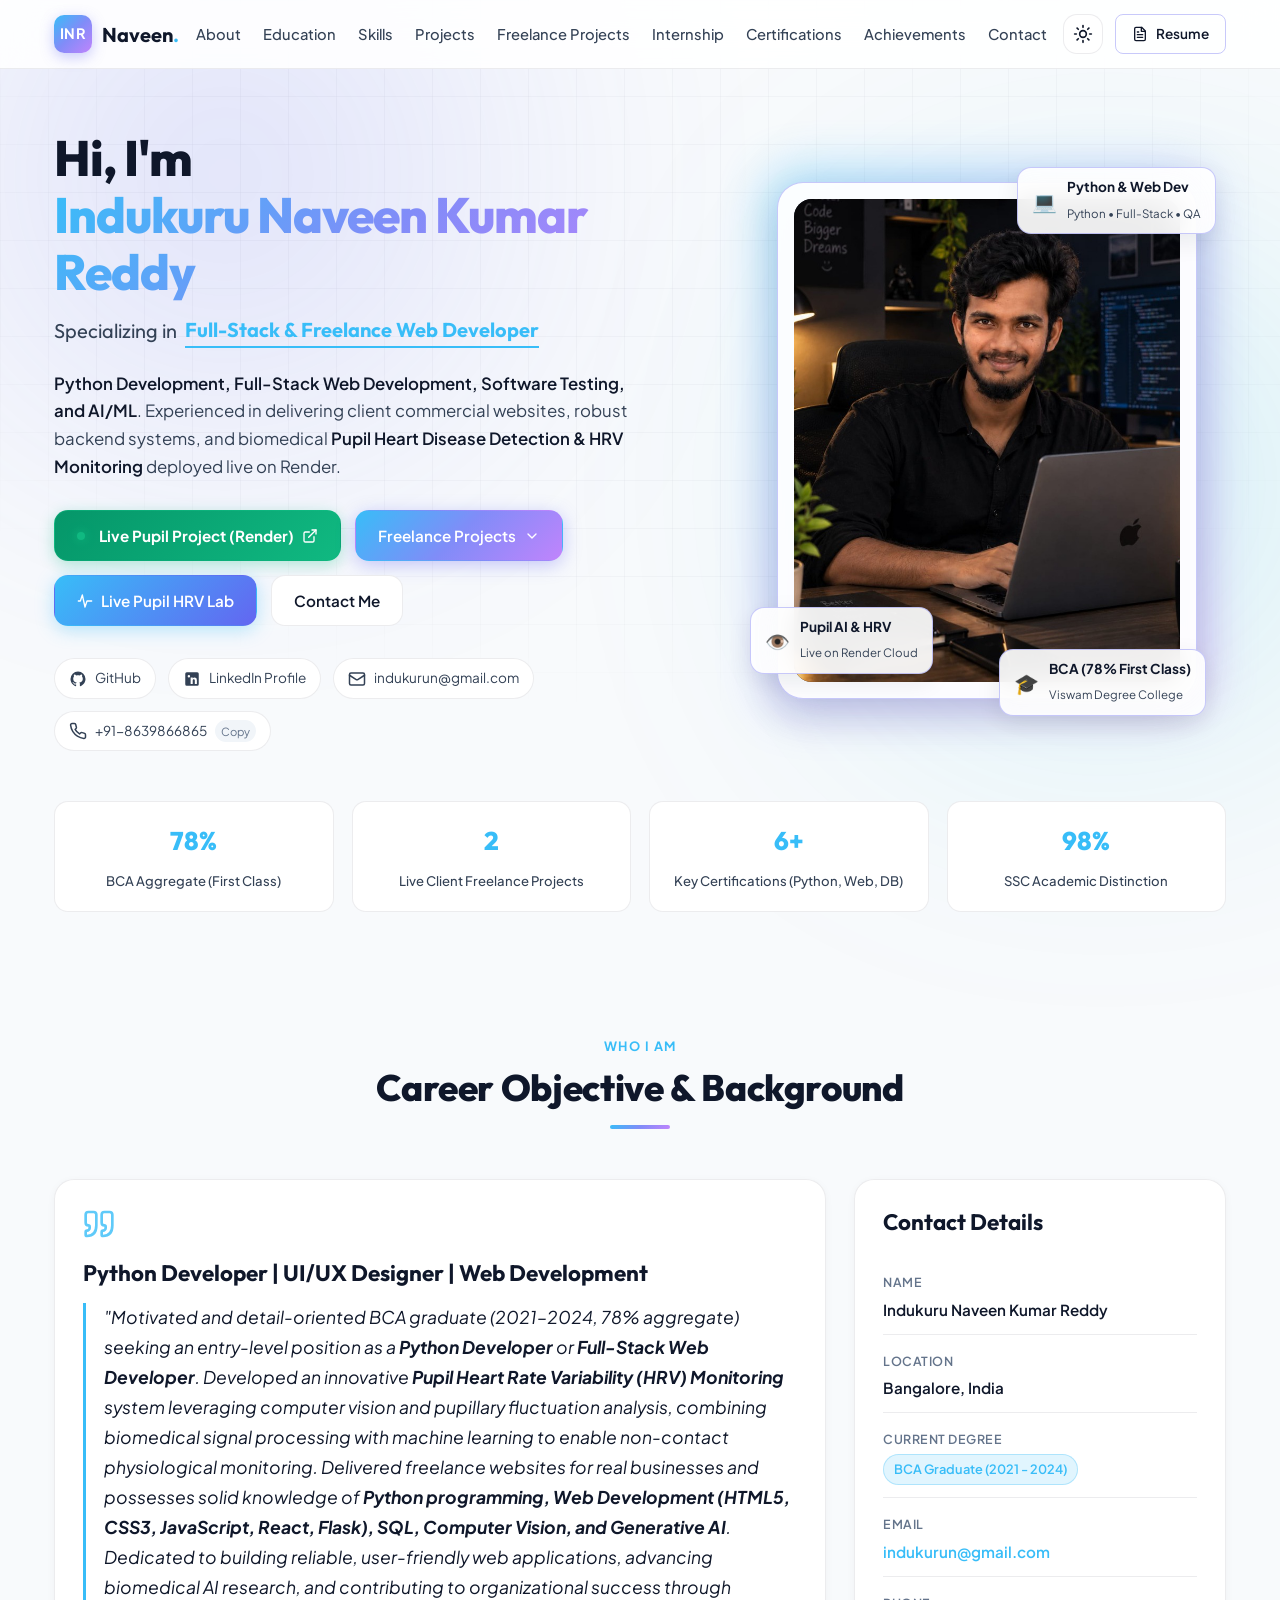
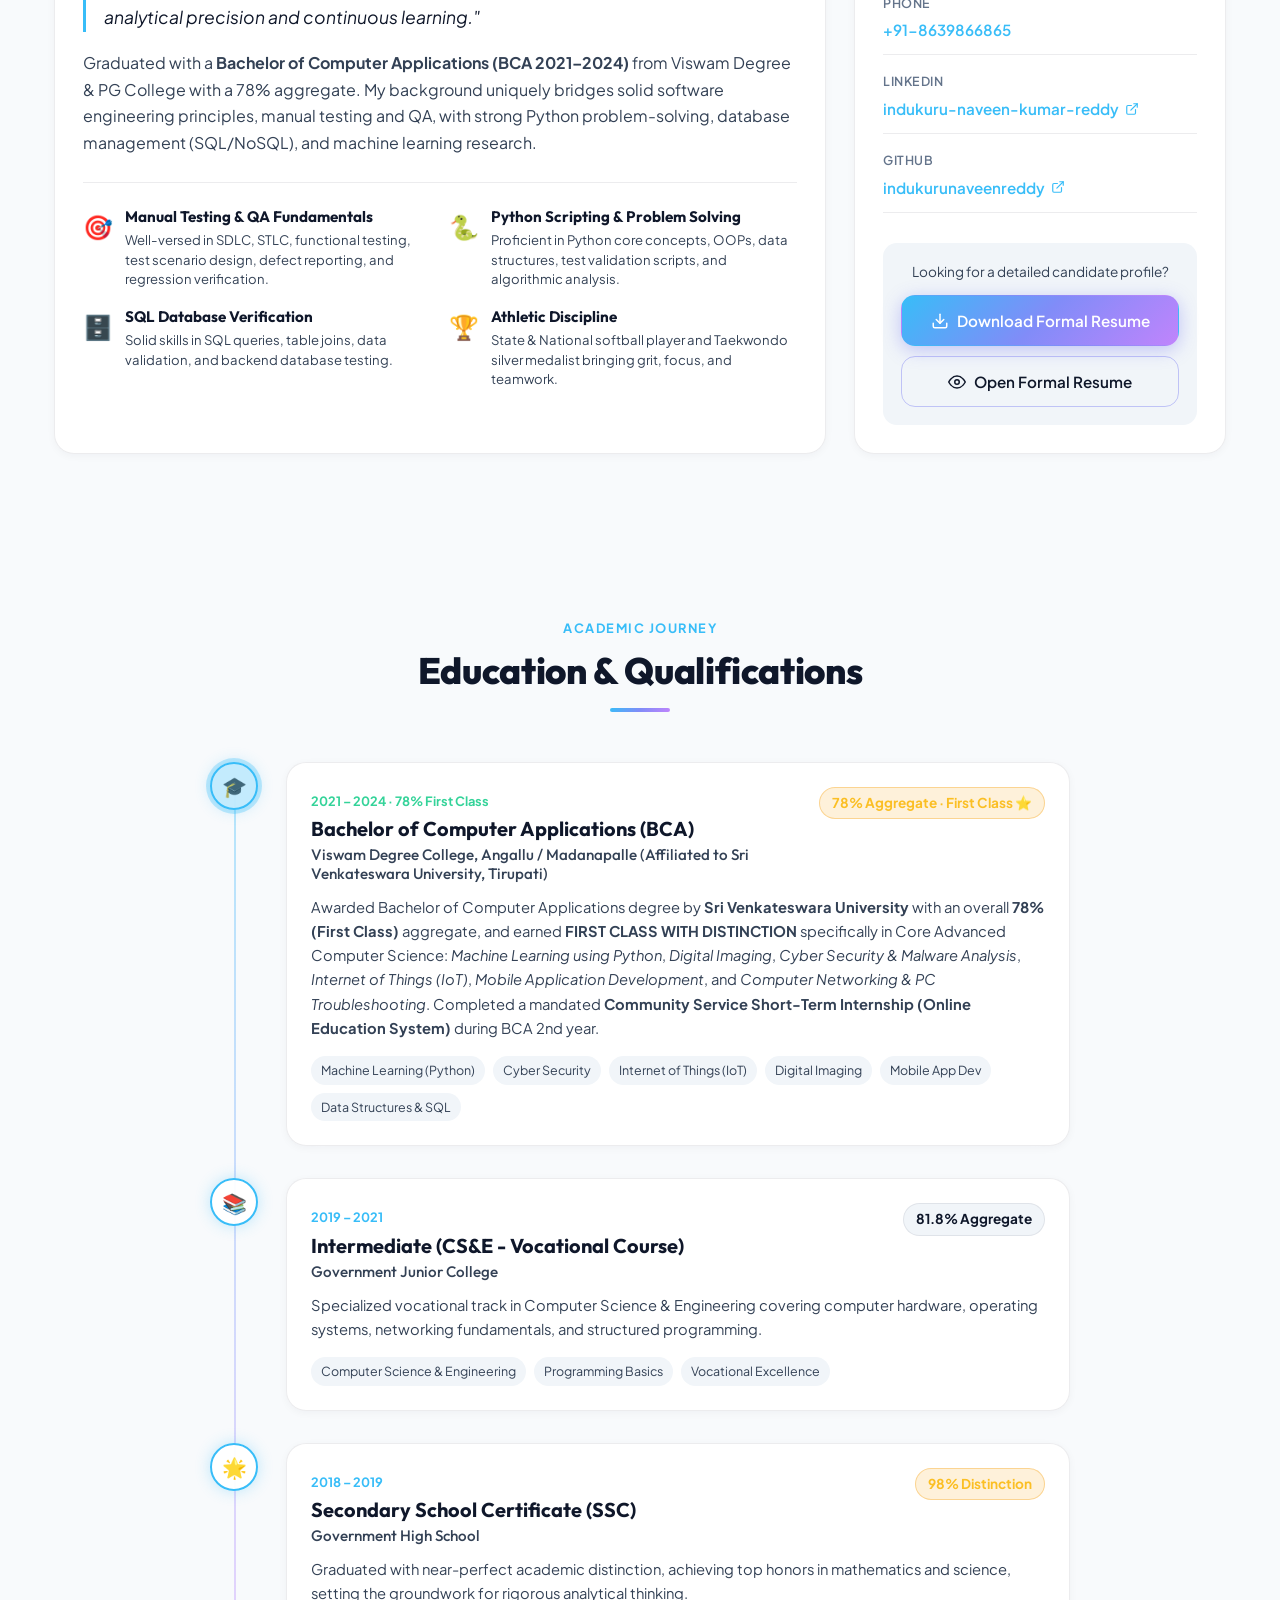
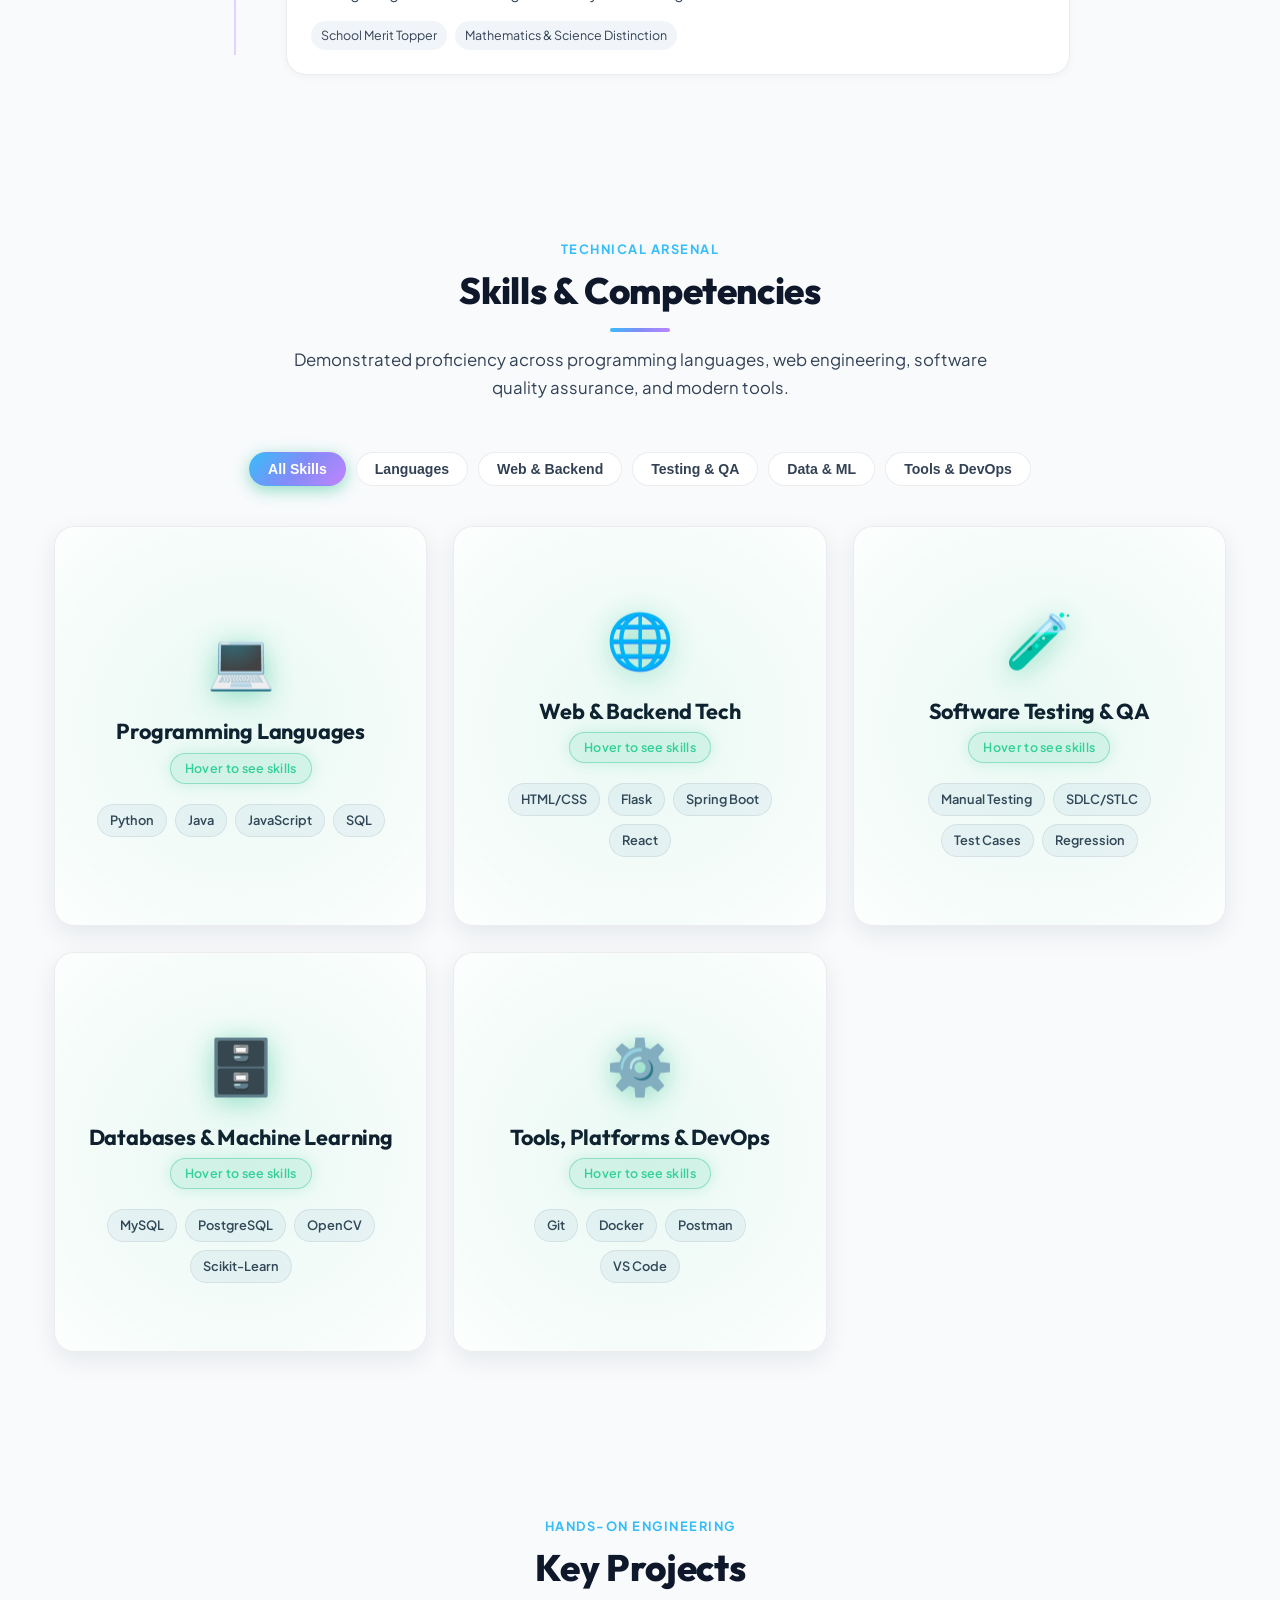
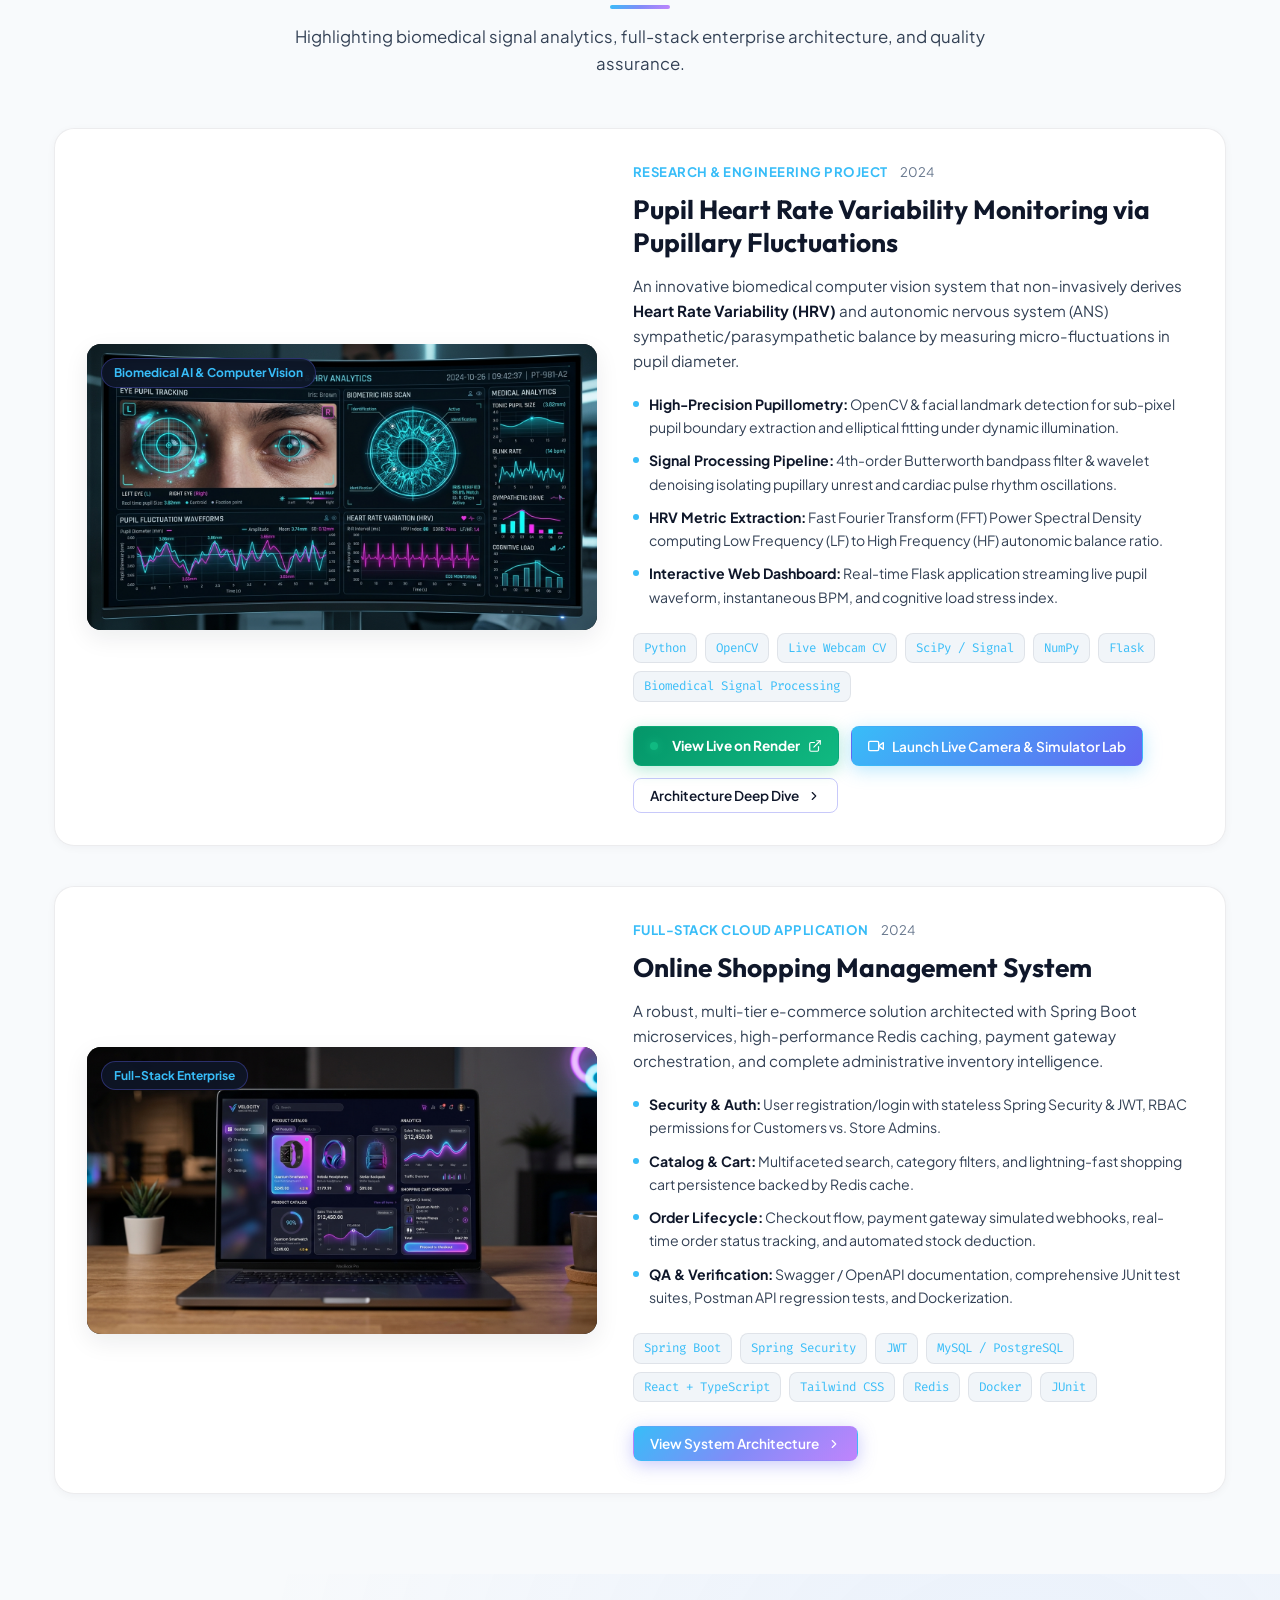
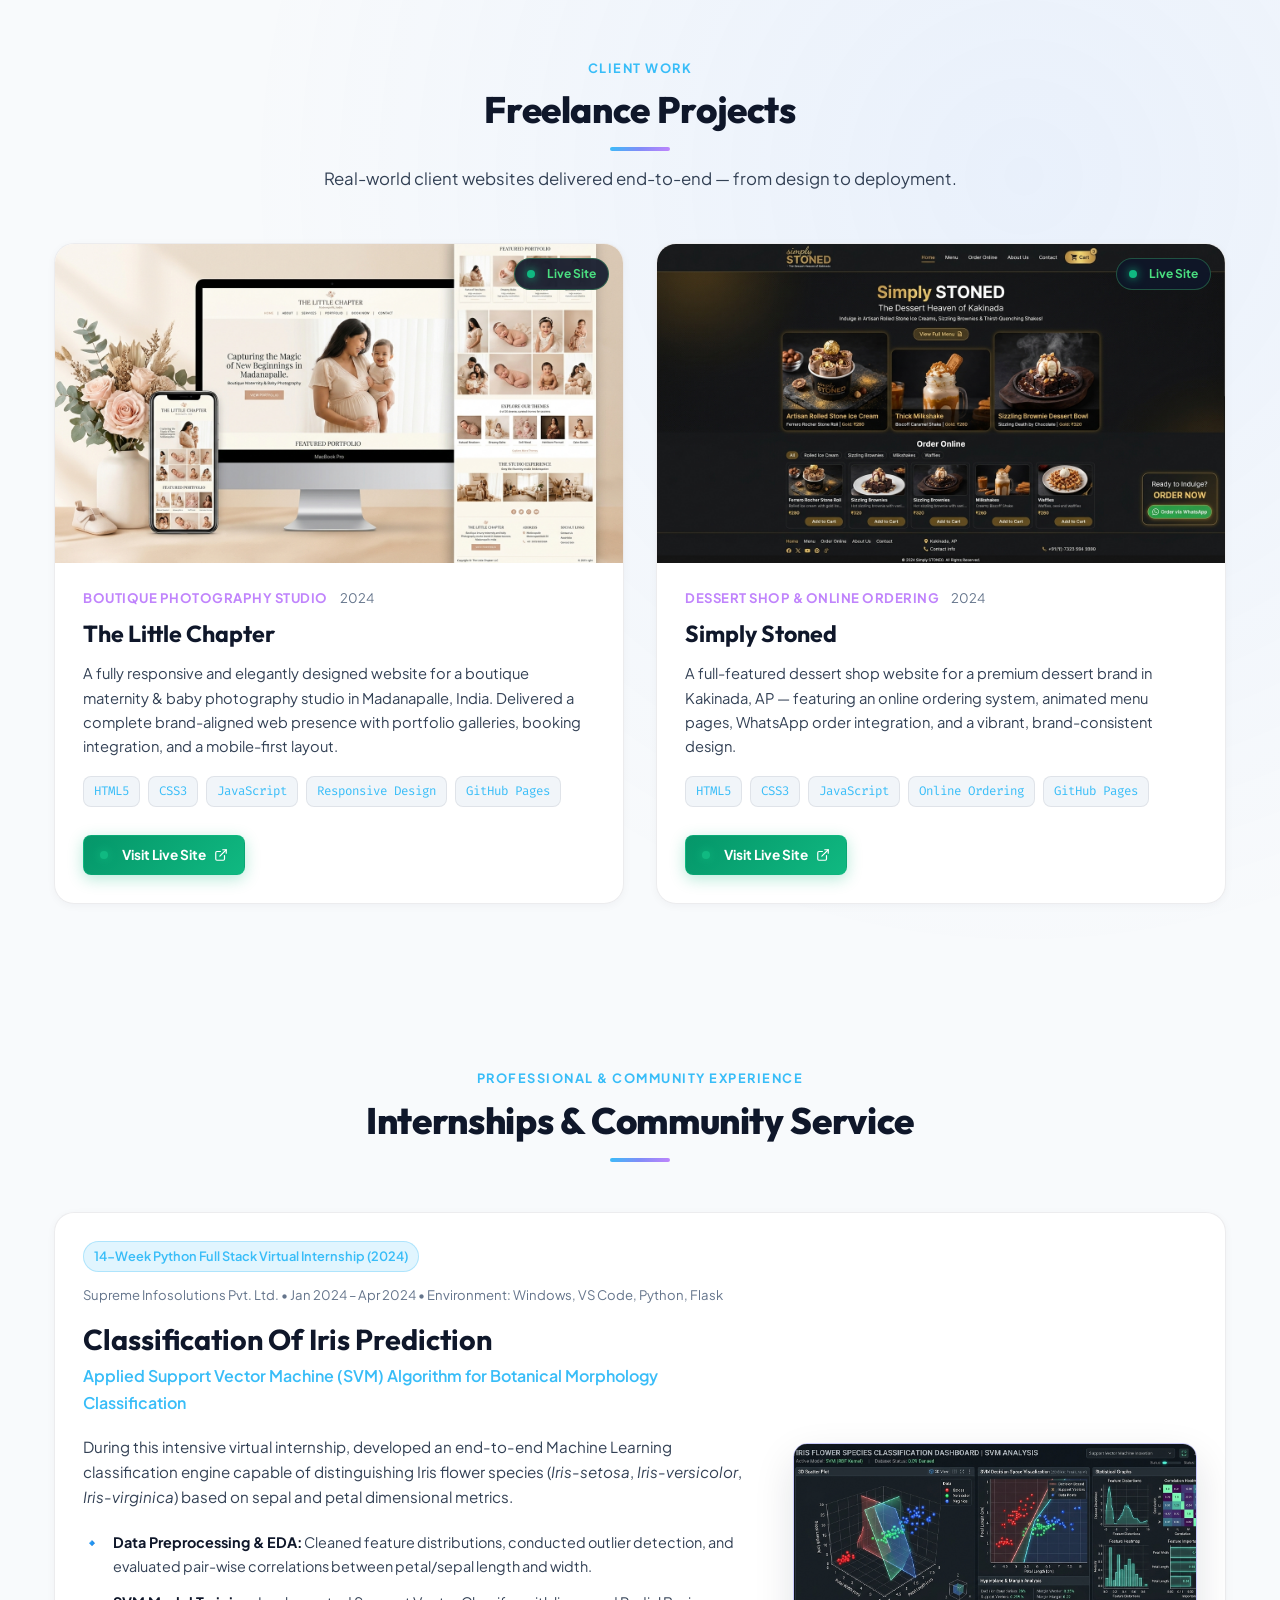
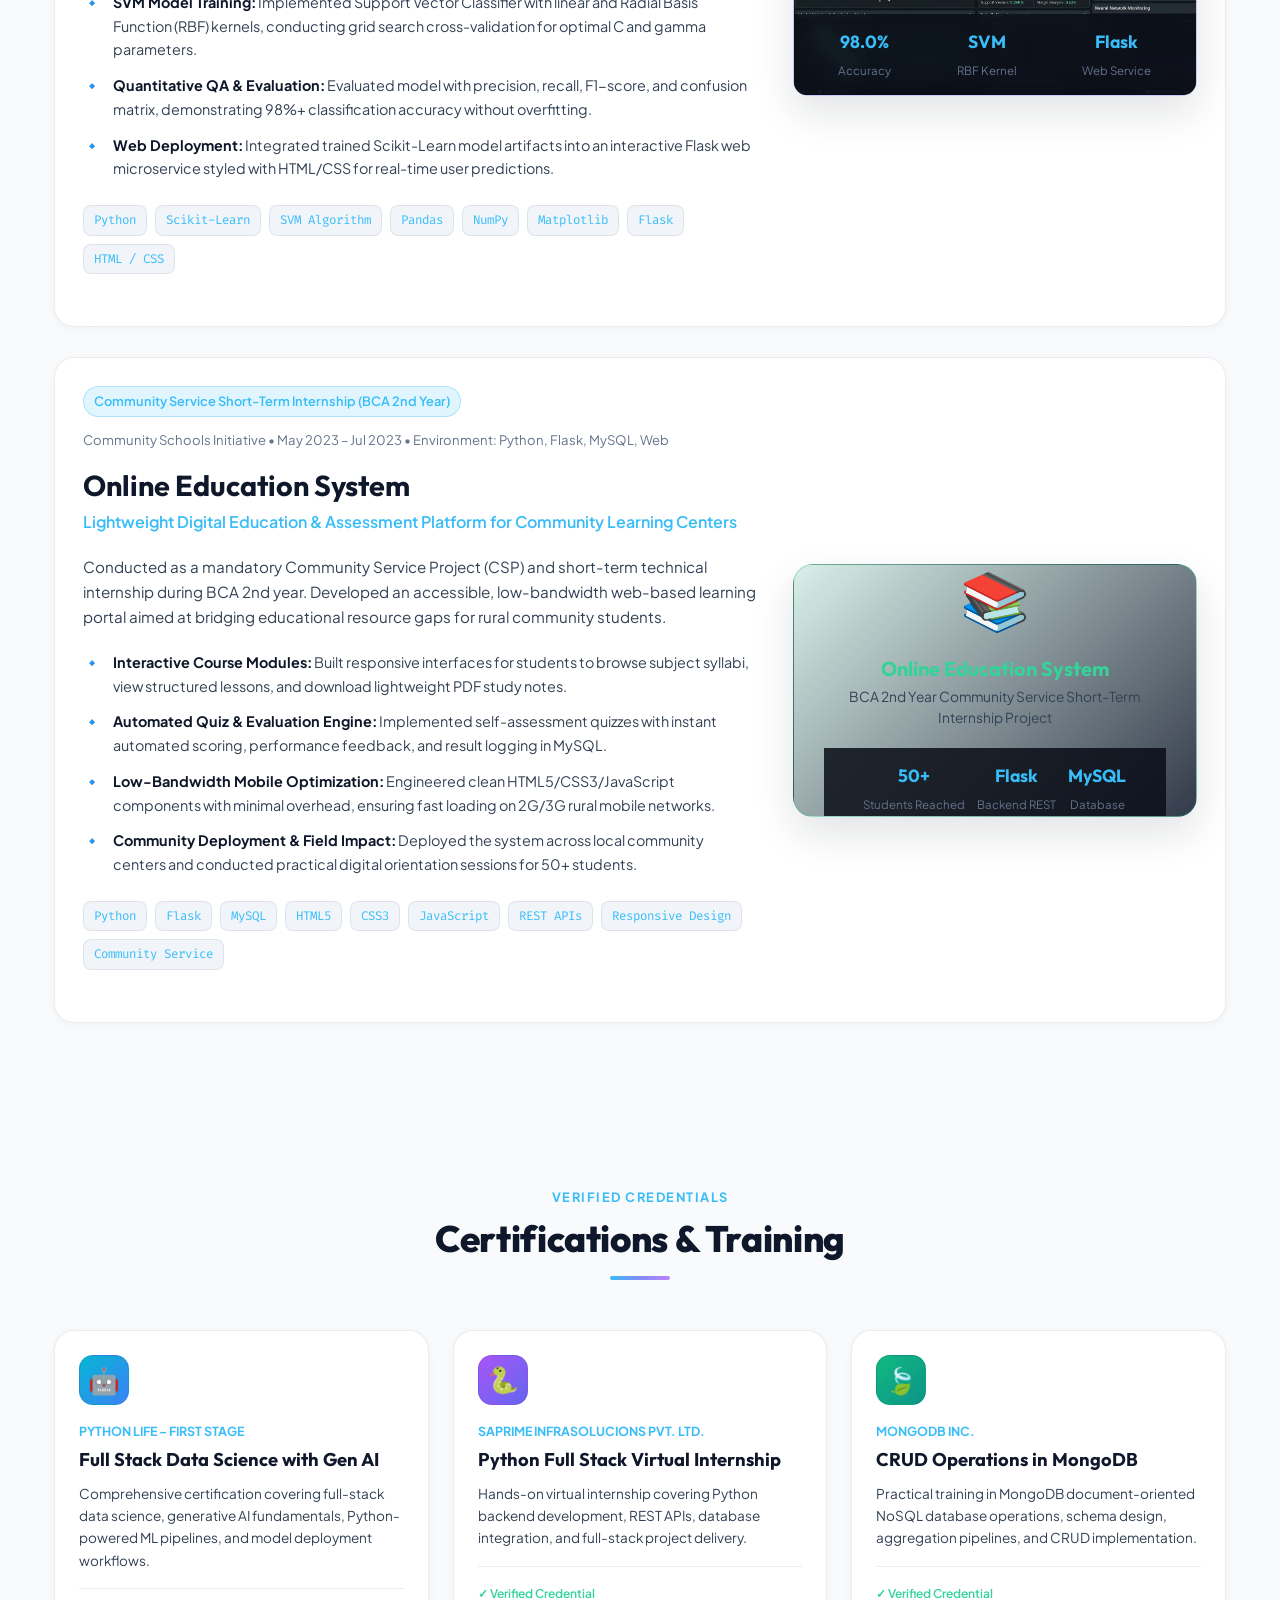
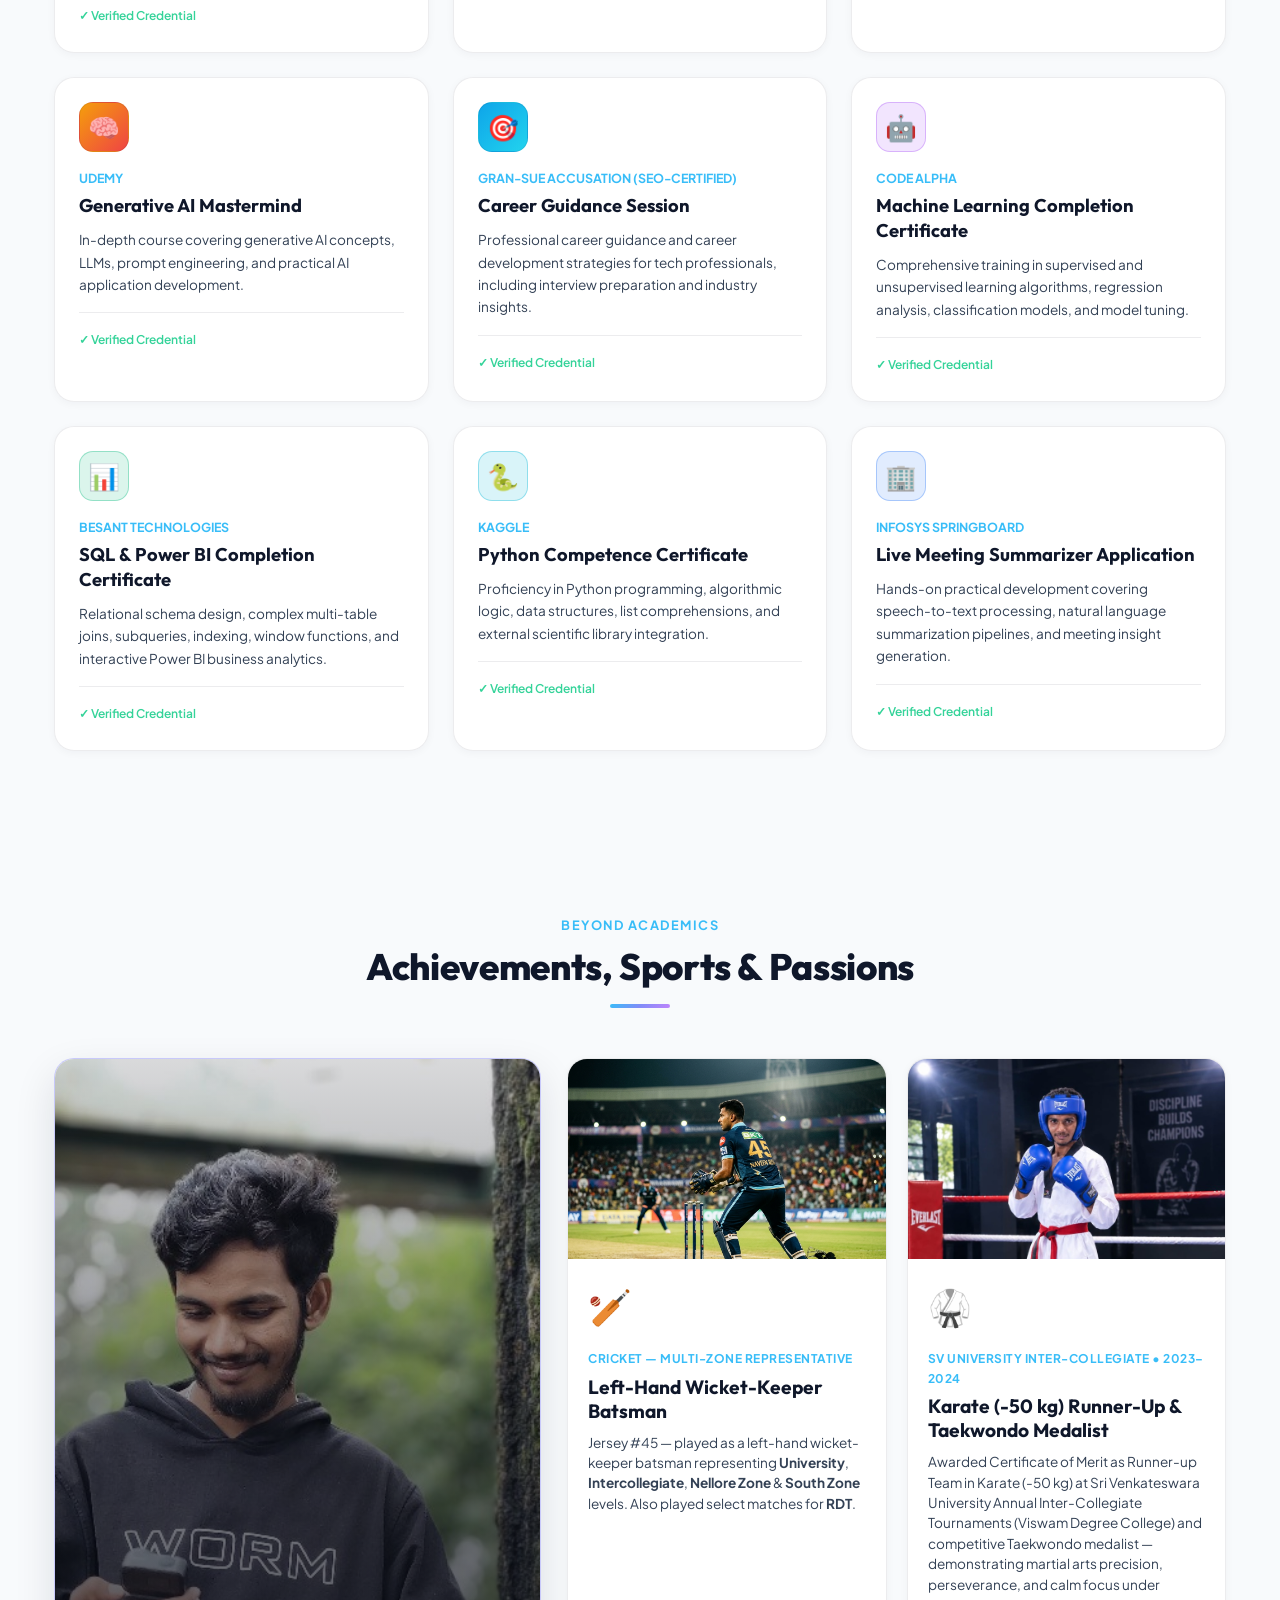
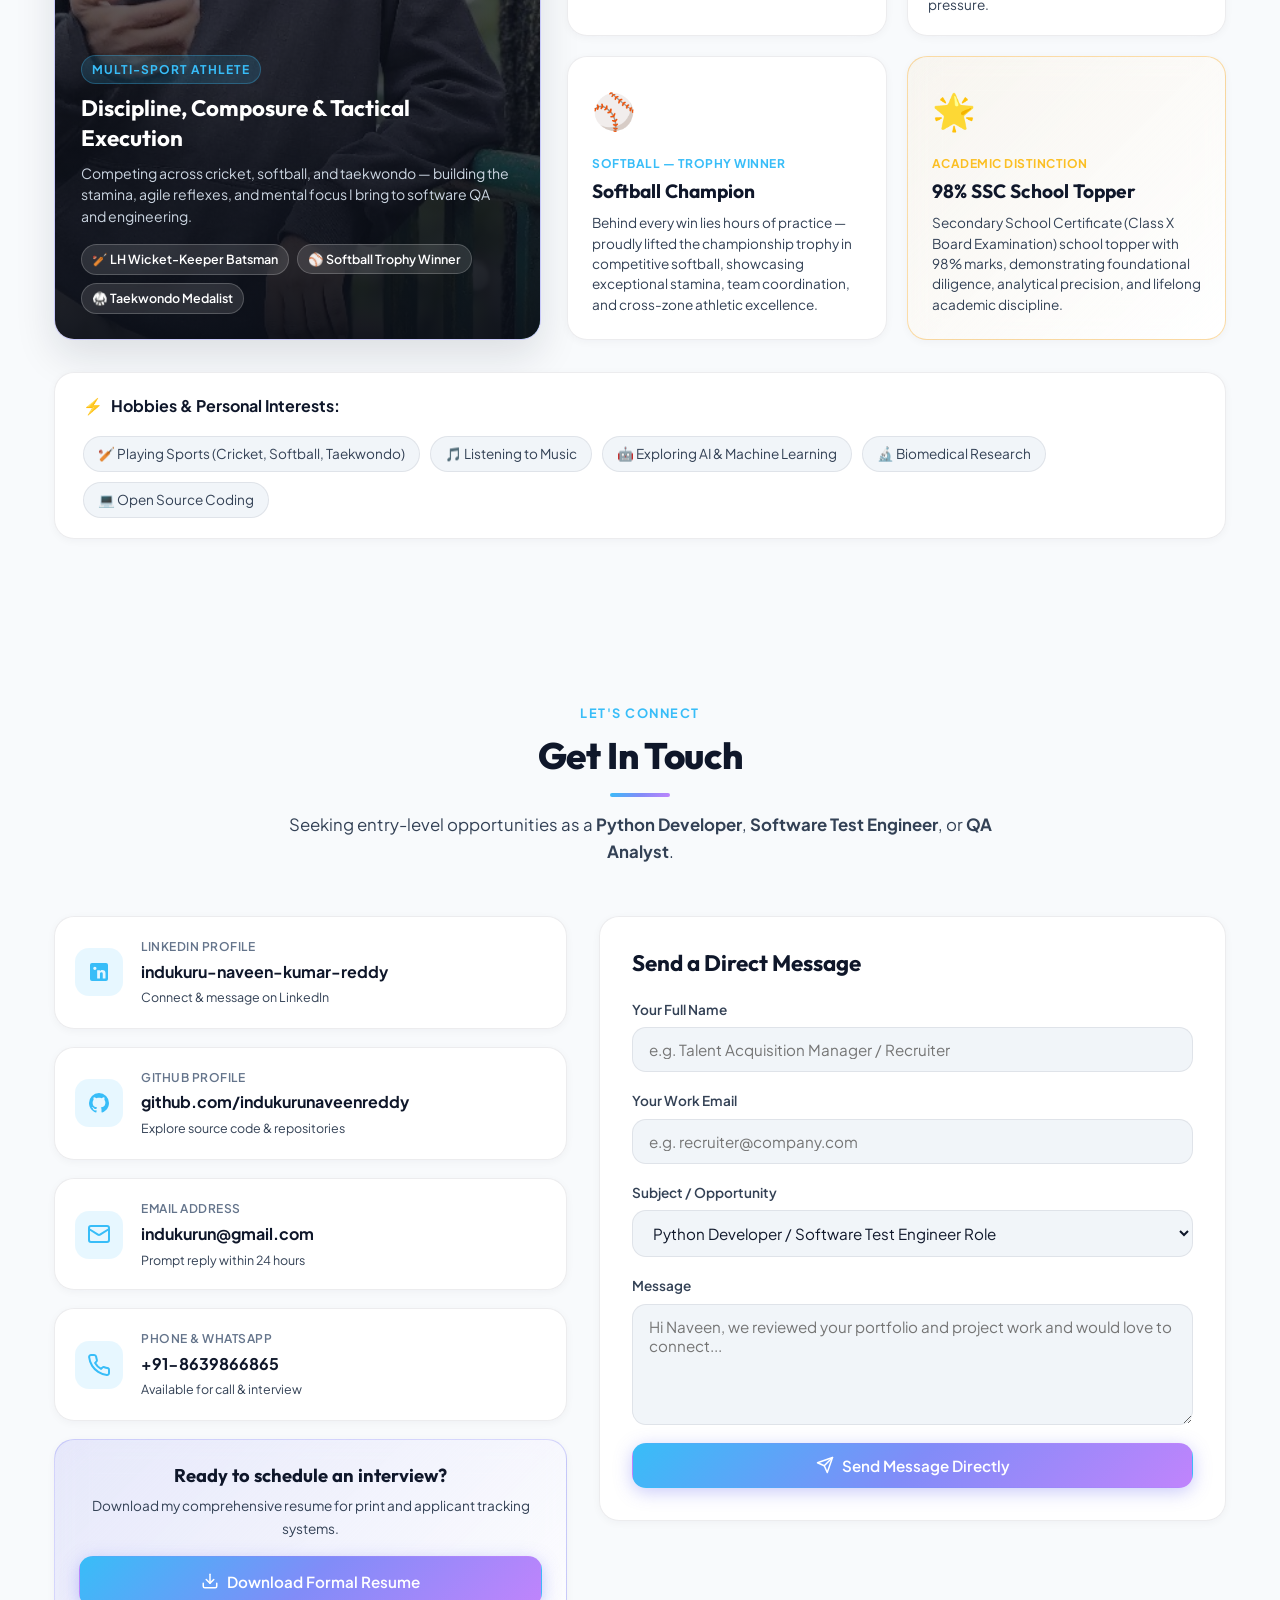
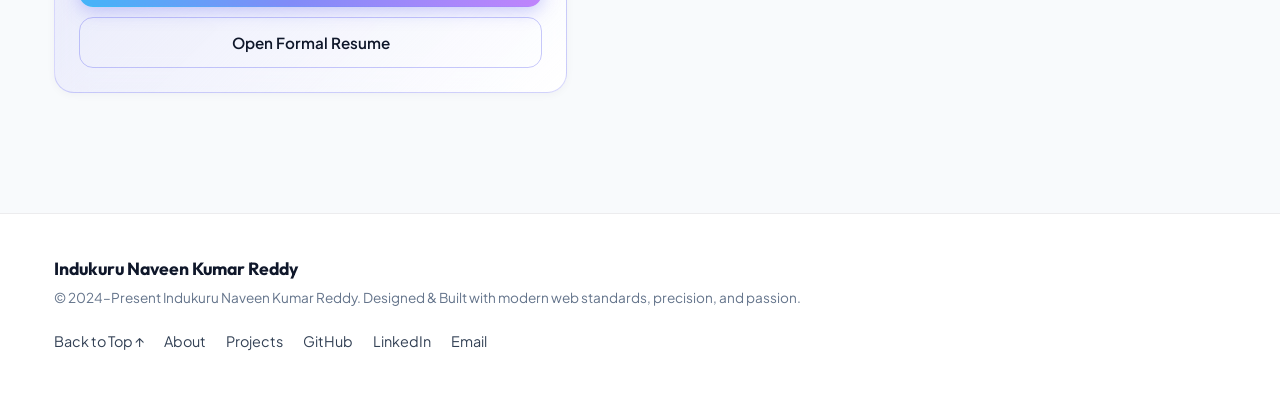
<file: index.html>
<!DOCTYPE html>
<html lang="en" data-theme="dark">
<head>
  <meta charset="UTF-8">
  <meta name="viewport" content="width=device-width, initial-scale=1.0">
  <title>Indukuru Naveen Kumar Reddy | Python &amp; Web Developer | BCA Graduate (78%)</title>
  <meta name="description" content="Portfolio of Indukuru Naveen Kumar Reddy - BCA Graduate (78%), Python Developer, Full-Stack Web Developer, and Software Engineer specializing in Python, React, Flask, Spring Boot, SQL, and Computer Vision.">
  <meta name="keywords" content="Indukuru Naveen Kumar Reddy, BCA Graduate, Python Developer, Web Development, Full Stack Developer, Freelance Web Developer, Software Testing, Pupil Heart Disease Detection, Computer Vision">
  <meta name="author" content="Indukuru Naveen Kumar Reddy">

  <!-- Open Graph -->
  <meta property="og:title" content="Indukuru Naveen Kumar Reddy | Python &amp; Web Developer | BCA Graduate (78%)">
  <meta property="og:description" content="Portfolio of Indukuru Naveen Kumar Reddy | Python &amp; Web Developer | UI/UX Designer | BCA Graduate">
  <meta property="og:type" content="website">

  <!-- Google Fonts: Plus Jakarta Sans & Outfit -->
  <link rel="preconnect" href="https://fonts.googleapis.com">
  <link rel="preconnect" href="https://fonts.gstatic.com" crossorigin>
  <link href="https://fonts.googleapis.com/css2?family=Outfit:wght@400;500;600;700;800&family=Plus+Jakarta+Sans:wght@300;400;500;600;700&family=Fira+Code:wght@400;500&display=swap" rel="stylesheet">

  <link rel="stylesheet" href="style.css">
</head>
<body>
  <!-- Background Glow & Grid Canvas -->
  <div class="ambient-glow glow-1"></div>
  <div class="ambient-glow glow-2"></div>
  <div class="bg-grid-overlay"></div>

  <!-- Navigation Bar -->
  <header class="navbar" id="navbar">
    <div class="nav-container">
      <a href="#hero" class="nav-brand" aria-label="Naveen Reddy Portfolio">
        <span class="brand-monogram">INR</span>
        <span class="brand-name">Naveen<span class="accent-dot">.</span></span>
      </a>

      <nav class="nav-links" id="nav-links">
        <a href="#about" class="nav-link">About</a>
        <a href="#education" class="nav-link">Education</a>
        <a href="#skills" class="nav-link">Skills</a>
        <a href="#projects" class="nav-link">Projects</a>
        <a href="#freelance" class="nav-link">Freelance Projects</a>
        <a href="#internship" class="nav-link">Internship</a>
        <a href="#certifications" class="nav-link">Certifications</a>
        <a href="#achievements" class="nav-link">Achievements</a>
        <a href="#contact" class="nav-link">Contact</a>
      </nav>

      <div class="nav-actions">
        <button id="theme-toggle" class="icon-btn" aria-label="Toggle theme" title="Toggle theme">
          <svg class="sun-icon" xmlns="http://www.w3.org/2000/svg" width="20" height="20" viewBox="0 0 24 24" fill="none" stroke="currentColor" stroke-width="2" stroke-linecap="round" stroke-linejoin="round"><circle cx="12" cy="12" r="4"/><path d="M12 2v2"/><path d="M12 20v2"/><path d="m4.93 4.93 1.41 1.41"/><path d="m17.66 17.66 1.41 1.41"/><path d="M2 12h2"/><path d="M20 12h2"/><path d="m6.34 17.66-1.41 1.41"/><path d="m19.07 4.93-1.41 1.41"/></svg>
          <svg class="moon-icon" xmlns="http://www.w3.org/2000/svg" width="20" height="20" viewBox="0 0 24 24" fill="none" stroke="currentColor" stroke-width="2" stroke-linecap="round" stroke-linejoin="round"><path d="M12 3a6 6 0 0 0 9 9 9 9 0 1 1-9-9Z"/></svg>
        </button>

        <a href="assets/Indukuru_Naveen_Kumar_Reddy_Resume.pdf" target="_blank" rel="noopener noreferrer" id="open-resume-btn" class="btn btn-outline btn-sm" title="View & Download Official Resume PDF">
          <svg xmlns="http://www.w3.org/2000/svg" width="16" height="16" viewBox="0 0 24 24" fill="none" stroke="currentColor" stroke-width="2" stroke-linecap="round" stroke-linejoin="round"><path d="M14.5 2H6a2 2 0 0 0-2 2v16a2 2 0 0 0 2 2h12a2 2 0 0 0 2-2V7.5L14.5 2z"/><polyline points="14 2 14 8 20 8"/><line x1="16" y1="13" x2="8" y2="13"/><line x1="16" y1="17" x2="8" y2="17"/><line x1="10" y1="9" x2="8" y2="9"/></svg>
          <span>Resume</span>
        </a>

        <button id="mobile-menu-toggle" class="icon-btn mobile-only" aria-label="Open mobile navigation">
          <svg xmlns="http://www.w3.org/2000/svg" width="24" height="24" viewBox="0 0 24 24" fill="none" stroke="currentColor" stroke-width="2" stroke-linecap="round" stroke-linejoin="round"><line x1="4" y1="12" x2="20" y2="12"/><line x1="4" y1="6" x2="20" y2="6"/><line x1="4" y1="18" x2="20" y2="18"/></svg>
        </button>
      </div>
    </div>
  </header>

  <main>
    <!-- Hero Section -->
    <section class="hero-section" id="hero">
      <div class="container hero-grid">
        <div class="hero-content">

          <h1 class="hero-title">
            Hi, I'm <span class="gradient-text">Indukuru Naveen Kumar Reddy</span>
          </h1>

          <div class="dynamic-roles">
            <span class="role-prefix">Specializing in</span>
            <span class="role-text" id="role-cycler">Python & Web Development</span>
          </div>

          <p class="hero-description">
            <strong>Python Development, Full-Stack Web Development, Software Testing, and AI/ML</strong>. Experienced in delivering client commercial websites, robust backend systems, and biomedical <strong>Pupil Heart Disease Detection &amp; HRV Monitoring</strong> deployed live on Render.
          </p>

          <div class="hero-cta-group">
            <a href="https://pupil-heart-disease-detection-vebg.onrender.com/" target="_blank" rel="noopener noreferrer" class="btn btn-live">
              <span class="live-pulse-dot"></span>
              <span>Live Pupil Project (Render)</span>
              <svg xmlns="http://www.w3.org/2000/svg" width="16" height="16" viewBox="0 0 24 24" fill="none" stroke="currentColor" stroke-width="2" stroke-linecap="round" stroke-linejoin="round"><path d="M18 13v6a2 2 0 0 1-2 2H5a2 2 0 0 1-2-2V8a2 2 0 0 1 2-2h6"/><polyline points="15 3 21 3 21 9"/><line x1="10" y1="14" x2="21" y2="3"/></svg>
            </a>
            <a href="#freelance" class="btn btn-primary">
              <span>Freelance Projects</span>
              <svg xmlns="http://www.w3.org/2000/svg" width="16" height="16" viewBox="0 0 24 24" fill="none" stroke="currentColor" stroke-width="2" stroke-linecap="round" stroke-linejoin="round"><path d="m6 9 6 6 6-6"/></svg>
            </a>
            <button id="launch-hrv-lab-btn" class="btn btn-accent">
              <svg xmlns="http://www.w3.org/2000/svg" width="16" height="16" viewBox="0 0 24 24" fill="none" stroke="currentColor" stroke-width="2" stroke-linecap="round" stroke-linejoin="round"><path d="M2 12h3l3-9 4 18 3-9h7"/></svg>
              <span>Live Pupil HRV Lab</span>
            </button>
            <a href="#contact" class="btn btn-glass">
              <span>Contact Me</span>
            </a>
          </div>

          <!-- Quick Connect Badges -->
          <div class="hero-social-strip">
            <a href="https://github.com/indukurunaveenreddy" target="_blank" rel="noopener noreferrer" class="social-pill" title="GitHub Profile">
              <svg xmlns="http://www.w3.org/2000/svg" width="18" height="18" viewBox="0 0 24 24" fill="currentColor"><path d="M12 2A10 10 0 0 0 2 12c0 4.42 2.87 8.17 6.84 9.5.5.08.66-.23.66-.5v-1.69c-2.77.6-3.36-1.34-3.36-1.34-.46-1.16-1.11-1.47-1.11-1.47-.91-.62.07-.6.07-.6 1 .07 1.53 1.03 1.53 1.03.87 1.52 2.34 1.07 2.91.83.1-.65.35-1.09.63-1.34-2.22-.25-4.55-1.11-4.55-4.92 0-1.11.38-2 1.03-2.71-.1-.25-.45-1.29.1-2.64 0 0 .84-.27 2.75 1.02.79-.22 1.65-.33 2.5-.33.85 0 1.71.11 2.5.33 1.91-1.29 2.75-1.02 2.75-1.02.55 1.35.2 2.39.1 2.64.65.71 1.03 1.6 1.03 2.71 0 3.82-2.34 4.66-4.57 4.91.36.31.69.92.69 1.85V21c0 .27.16.59.67.5C19.14 20.16 22 16.42 22 12A10 10 0 0 0 12 2Z"/></svg>
              <span>GitHub</span>
            </a>

            <a href="https://www.linkedin.com/in/indukuru-naveen-kumar-reddy-1197482a6?utm_source=share_via&utm_content=profile&utm_medium=member_android" 
               target="_blank" rel="noopener noreferrer" class="social-pill" title="LinkedIn Profile">
              <svg xmlns="http://www.w3.org/2000/svg" width="18" height="18" viewBox="0 0 24 24" fill="currentColor"><path d="M19 3a2 2 0 0 1 2 2v14a2 2 0 0 1-2 2H5a2 2 0 0 1-2-2V5a2 2 0 0 1 2-2h14m-.5 15.5v-5.3a3.26 3.26 0 0 0-3.26-3.26c-.85 0-1.84.52-2.28 1.3v-1.11h-2.79v8.37h2.79v-4.93c0-.77.62-1.4 1.39-1.4a1.4 1.4 0 0 1 1.4 1.4v4.93h2.75M6.46 10.9h2.79v8.37H6.46v-8.37M7.86 6.72a1.63 1.63 0 1 0 0 3.26 1.63 1.63 0 0 0 0-3.26Z"/></svg>
              <span>LinkedIn Profile</span>
            </a>

            <a href="mailto:indukurun@gmail.com" class="social-pill" title="Email Direct">
              <svg xmlns="http://www.w3.org/2000/svg" width="18" height="18" viewBox="0 0 24 24" fill="none" stroke="currentColor" stroke-width="2" stroke-linecap="round" stroke-linejoin="round"><rect width="20" height="16" x="2" y="4" rx="2"/><path d="m22 7-8.97 5.7a1.94 1.94 0 0 1-2.06 0L2 7"/></svg>
              <span>indukurun@gmail.com</span>
            </a>

            <div class="social-pill copyable-pill" id="copy-phone-btn" title="Click to copy phone number">
              <svg xmlns="http://www.w3.org/2000/svg" width="18" height="18" viewBox="0 0 24 24" fill="none" stroke="currentColor" stroke-width="2" stroke-linecap="round" stroke-linejoin="round"><path d="M22 16.92v3a2 2 0 0 1-2.18 2 19.79 19.79 0 0 1-8.63-3.07 19.5 19.5 0 0 1-6-6 19.79 19.79 0 0 1-3.07-8.67A2 2 0 0 1 4.11 2h3a2 2 0 0 1 2 1.72 12.84 12.84 0 0 0 .7 2.81 2 2 0 0 1-.45 2.11L8.09 9.91a16 16 0 0 0 6 6l1.27-1.27a2 2 0 0 1 2.11-.45 12.84 12.84 0 0 0 2.81.7A2 2 0 0 1 22 16.92z"/></svg>
              <span>+91-8639866865</span>
              <span class="copy-badge">Copy</span>
            </div>
          </div>
        </div>

        <!-- Hero Avatar Card -->
        <div class="hero-visual">
          <div class="avatar-card-wrapper">
            <div class="avatar-glow-ring"></div>
            <div class="avatar-card" id="avatarCard">
              <div class="avatar-img-frame">
                <img src="assets/avatar.jpg?v=desk_photo" alt="Indukuru Naveen Kumar Reddy - Software Developer at Work" class="avatar-img" width="400" height="400">
              </div>
              <div class="avatar-badge-grid">
                <div class="floating-chip chip-1">
                  <span class="chip-icon">💻</span>
                  <div class="chip-text">
                    <strong>Python &amp; Web Dev</strong>
                    <small>Python &bull; Full-Stack &bull; QA</small>
                  </div>
                </div>
                <div class="floating-chip chip-2">
                  <span class="chip-icon">👁️</span>
                  <div class="chip-text">
                    <strong>Pupil AI &amp; HRV</strong>
                    <small>Live on Render Cloud</small>
                  </div>
                </div>
                <div class="floating-chip chip-3">
                  <span class="chip-icon">🎓</span>
                  <div class="chip-text">
                    <strong>BCA (78% First Class)</strong>
                    <small>Viswam Degree College</small>
                  </div>
                </div>
              </div>
            </div>
          </div>
        </div>
      </div>

      <!-- Quick Metrics Strip -->
      <div class="container hero-metrics-strip">
        <div class="metric-card">
          <span class="metric-number">78%</span>
          <span class="metric-label">BCA Aggregate (First Class)</span>
        </div>
        <div class="metric-card">
          <span class="metric-number">2</span>
          <span class="metric-label">Live Client Freelance Projects</span>
        </div>
        <div class="metric-card">
          <span class="metric-number">6+</span>
          <span class="metric-label">Key Certifications (Python, Web, DB)</span>
        </div>
        <div class="metric-card">
          <span class="metric-number">98%</span>
          <span class="metric-label">SSC Academic Distinction</span>
        </div>
      </div>
    </section>

    <!-- About & Career Objective Section -->
    <section class="section about-section" id="about">
      <div class="container">
        <div class="section-header">
          <span class="section-tag">Who I Am</span>
          <h2 class="section-title">Career Objective & Background</h2>
          <div class="title-underline"></div>
        </div>

        <div class="about-grid">
          <div class="glass-card about-main-card">
            <div class="quote-icon">
              <svg xmlns="http://www.w3.org/2000/svg" width="32" height="32" viewBox="0 0 24 24" fill="none" stroke="currentColor" stroke-width="2" stroke-linecap="round" stroke-linejoin="round"><path d="M3 21c3 0 7-1 7-8V5c0-1.25-.756-2.017-2-2H4c-1.25 0-2 .75-2 1.972V11c0 1.25.75 2 2 2 1 0 1 0 1 1v1c0 1-1 2-2 2s-1 .008-1 1.031V20c0 1 0 1 1 1z"/><path d="M15 21c3 0 7-1 7-8V5c0-1.25-.757-2.017-2-2h-4c-1.25 0-2 .75-2 1.972V11c0 1.25.75 2 2 2 1 0 1 0 1 1v1c0 1-1 2-2 2s-1 .008-1 1.031V20c0 1 0 1 1 1z"/></svg>
            </div>
            <h3 class="card-heading">Python Developer | UI/UX Designer | Web Development</h3>
            <p class="about-quote-text">
              "Motivated and detail-oriented BCA graduate (2021–2024, 78% aggregate) seeking an entry-level position as a 
              <strong>Python Developer</strong> or <strong>Full-Stack Web Developer</strong>. Developed an innovative 
              <strong>Pupil Heart Rate Variability (HRV) Monitoring</strong> system leveraging computer vision and pupillary fluctuation analysis, combining biomedical signal processing with machine learning to enable non-contact physiological monitoring. Delivered freelance websites for real businesses and possesses solid knowledge of 
              <strong>Python programming, Web Development (HTML5, CSS3, JavaScript, React, Flask), SQL, Computer Vision, and Generative AI</strong>. 
              Dedicated to building reliable, user-friendly web applications, advancing biomedical AI research, and contributing to organizational success through analytical precision and continuous learning."
            </p>
            <p class="about-subtext">
              Graduated with a <strong>Bachelor of Computer Applications (BCA 2021–2024)</strong> from Viswam Degree &amp; PG College with a 78% aggregate. 
              My background uniquely bridges solid software engineering principles, manual testing and QA, with strong Python problem-solving, database management (SQL/NoSQL), and machine learning research.
            </p>

            <div class="about-highlights-grid">
              <div class="highlight-item">
                <span class="highlight-icon">🎯</span>
                <div>
                  <h4>Manual Testing & QA Fundamentals</h4>
                  <p>Well-versed in SDLC, STLC, functional testing, test scenario design, defect reporting, and regression verification.</p>
                </div>
              </div>
              <div class="highlight-item">
                <span class="highlight-icon">🐍</span>
                <div>
                  <h4>Python Scripting & Problem Solving</h4>
                  <p>Proficient in Python core concepts, OOPs, data structures, test validation scripts, and algorithmic analysis.</p>
                </div>
              </div>
              <div class="highlight-item">
                <span class="highlight-icon">🗄️</span>
                <div>
                  <h4>SQL Database Verification</h4>
                  <p>Solid skills in SQL queries, table joins, data validation, and backend database testing.</p>
                </div>
              </div>
              <div class="highlight-item">
                <span class="highlight-icon">🏆</span>
                <div>
                  <h4>Athletic Discipline</h4>
                  <p>State & National softball player and Taekwondo silver medalist bringing grit, focus, and teamwork.</p>
                </div>
              </div>
            </div>
          </div>

          <div class="glass-card contact-summary-card">
            <h3 class="card-heading">Contact Details</h3>
            <ul class="contact-details-list">
              <li>
                <span class="detail-label">Name</span>
                <span class="detail-value">Indukuru Naveen Kumar Reddy</span>
              </li>
              <li>
                <span class="detail-label">Location</span>
                <span class="detail-value">Bangalore, India</span>
              </li>
              <li>
                <span class="detail-label">Current Degree</span>
                <span class="detail-value"><span class="badge badge-accent">BCA Graduate (2021 - 2024)</span></span>
              </li>
              <li>
                <span class="detail-label">Email</span>
                <a href="mailto:indukurun@gmail.com" class="detail-link">indukurun@gmail.com</a>
              </li>
              <li>
                <span class="detail-label">Phone</span>
                <a href="tel:+918639866865" class="detail-link">+91-8639866865</a>
              </li>
              <li>
                <span class="detail-label">LinkedIn</span>
                <a href="https://www.linkedin.com/in/indukuru-naveen-kumar-reddy-1197482a6?utm_source=share_via&utm_content=profile&utm_medium=member_android" target="_blank" rel="noopener noreferrer" class="detail-link linkedin-link">
                  indukuru-naveen-kumar-reddy
                  <svg xmlns="http://www.w3.org/2000/svg" width="14" height="14" viewBox="0 0 24 24" fill="none" stroke="currentColor" stroke-width="2" stroke-linecap="round" stroke-linejoin="round"><path d="M18 13v6a2 2 0 0 1-2 2H5a2 2 0 0 1-2-2V8a2 2 0 0 1 2-2h6"/><polyline points="15 3 21 3 21 9"/><line x1="10" y1="14" x2="21" y2="3"/></svg>
                </a>
              </li>
              <li>
                <span class="detail-label">GitHub</span>
                <a href="https://github.com/indukurunaveenreddy" target="_blank" rel="noopener noreferrer" class="detail-link github-link">
                  indukurunaveenreddy
                  <svg xmlns="http://www.w3.org/2000/svg" width="14" height="14" viewBox="0 0 24 24" fill="none" stroke="currentColor" stroke-width="2" stroke-linecap="round" stroke-linejoin="round"><path d="M18 13v6a2 2 0 0 1-2 2H5a2 2 0 0 1-2-2V8a2 2 0 0 1 2-2h6"/><polyline points="15 3 21 3 21 9"/><line x1="10" y1="14" x2="21" y2="3"/></svg>
                </a>
              </li>
            </ul>

            <div class="resume-download-box">
              <p>Looking for a detailed candidate profile?</p>
              <div class="resume-btn-row">
                <a href="assets/Indukuru_Naveen_Kumar_Reddy_Resume.pdf" download="Indukuru_Naveen_Kumar_Reddy_Resume.pdf" target="_blank" rel="noopener noreferrer" class="btn btn-primary direct-pdf-download-btn">
                  <svg xmlns="http://www.w3.org/2000/svg" width="18" height="18" viewBox="0 0 24 24" fill="none" stroke="currentColor" stroke-width="2" stroke-linecap="round" stroke-linejoin="round"><path d="M21 15v4a2 2 0 0 1-2 2H5a2 2 0 0 1-2-2v-4"/><polyline points="7 10 12 15 17 10"/><line x1="12" y1="15" x2="12" y2="3"/></svg>
                  <span>Download Formal Resume</span>
                </a>
                <a href="resume.html" target="_blank" rel="noopener noreferrer" class="btn btn-outline">
                  <svg xmlns="http://www.w3.org/2000/svg" width="18" height="18" viewBox="0 0 24 24" fill="none" stroke="currentColor" stroke-width="2" stroke-linecap="round" stroke-linejoin="round"><path d="M1 12s4-8 11-8 11 8 11 8-4 8-11 8-11-8-11-8z"/><circle cx="12" cy="12" r="3"/></svg>
                  <span>Open Formal Resume</span>
                </a>
              </div>
            </div>
          </div>
        </div>
      </div>
    </section>

    <!-- Education Section -->
    <section class="section education-section" id="education">
      <div class="container">
        <div class="section-header">
          <span class="section-tag">Academic Journey</span>
          <h2 class="section-title">Education & Qualifications</h2>
          <div class="title-underline"></div>
        </div>

        <div class="timeline-container">
          <!-- Timeline Item 1: BCA 2021-2024 -->
          <div class="timeline-card active-card">
            <div class="timeline-marker">
              <span class="marker-pulse"></span>
              <span class="marker-icon">🎓</span>
            </div>
            <div class="timeline-content glass-card">
              <div class="timeline-header">
                <div>
                  <span class="timeline-badge current-badge">2021 – 2024 · 78% First Class</span>
                  <h3 class="timeline-title">Bachelor of Computer Applications (BCA)</h3>
                  <h4 class="timeline-subtitle">Viswam Degree College, Angallu / Madanapalle (Affiliated to Sri Venkateswara University, Tirupati)</h4>
                </div>
                <div class="grade-pill current-pill stellar-pill">78% Aggregate · First Class ⭐</div>
              </div>
              <p class="timeline-desc">
                Awarded Bachelor of Computer Applications degree by <strong>Sri Venkateswara University</strong> with an overall <strong>78% (First Class)</strong> aggregate, and earned <strong>FIRST CLASS WITH DISTINCTION</strong> specifically in Core Advanced Computer Science: <em>Machine Learning using Python</em>, <em>Digital Imaging</em>, <em>Cyber Security &amp; Malware Analysis</em>, <em>Internet of Things (IoT)</em>, <em>Mobile Application Development</em>, and <em>Computer Networking &amp; PC Troubleshooting</em>. Completed a mandated <strong>Community Service Short-Term Internship (Online Education System)</strong> during BCA 2nd year.
              </p>
              <div class="timeline-tags">
                <span>Machine Learning (Python)</span>
                <span>Cyber Security</span>
                <span>Internet of Things (IoT)</span>
                <span>Digital Imaging</span>
                <span>Mobile App Dev</span>
                <span>Data Structures &amp; SQL</span>
              </div>
            </div>
          </div>

          <!-- Timeline Item 3: Intermediate -->
          <div class="timeline-card">
            <div class="timeline-marker">
              <span class="marker-icon">📚</span>
            </div>
            <div class="timeline-content glass-card">
              <div class="timeline-header">
                <div>
                  <span class="timeline-badge">2019 – 2021</span>
                  <h3 class="timeline-title">Intermediate (CS&E - Vocational Course)</h3>
                  <h4 class="timeline-subtitle">Government Junior College</h4>
                </div>
                <div class="grade-pill">81.8% Aggregate</div>
              </div>
              <p class="timeline-desc">
                Specialized vocational track in Computer Science & Engineering covering computer hardware, operating systems, networking fundamentals, and structured programming.
              </p>
              <div class="timeline-tags">
                <span>Computer Science & Engineering</span>
                <span>Programming Basics</span>
                <span>Vocational Excellence</span>
              </div>
            </div>
          </div>

          <!-- Timeline Item 4: SSC -->
          <div class="timeline-card">
            <div class="timeline-marker">
              <span class="marker-icon">🌟</span>
            </div>
            <div class="timeline-content glass-card">
              <div class="timeline-header">
                <div>
                  <span class="timeline-badge">2018 – 2019</span>
                  <h3 class="timeline-title">Secondary School Certificate (SSC)</h3>
                  <h4 class="timeline-subtitle">Government High School</h4>
                </div>
                <div class="grade-pill stellar-pill">98% Distinction</div>
              </div>
              <p class="timeline-desc">
                Graduated with near-perfect academic distinction, achieving top honors in mathematics and science, setting the groundwork for rigorous analytical thinking.
              </p>
              <div class="timeline-tags">
                <span>School Merit Topper</span>
                <span>Mathematics & Science Distinction</span>
              </div>
            </div>
          </div>
        </div>
      </div>
    </section>

    <!-- Skills Section -->
    <section class="section skills-section" id="skills">
      <div class="container">
        <div class="section-header">
          <span class="section-tag">Technical Arsenal</span>
          <h2 class="section-title">Skills &amp; Competencies</h2>
          <div class="title-underline"></div>
          <p class="section-subtitle">
            Demonstrated proficiency across programming languages, web engineering, software quality assurance, and modern tools.
          </p>
        </div>

        <!-- Filter tabs -->
        <div class="filter-tabs" id="skill-filters">
          <button class="filter-btn active" data-filter="all">All Skills</button>
          <button class="filter-btn" data-filter="languages">Languages</button>
          <button class="filter-btn" data-filter="web">Web &amp; Backend</button>
          <button class="filter-btn" data-filter="testing">Testing &amp; QA</button>
          <button class="filter-btn" data-filter="data">Data &amp; ML</button>
          <button class="filter-btn" data-filter="tools">Tools &amp; DevOps</button>
        </div>

        <div class="skills-grid-3d" id="skills-grid">

          <!-- 1. Programming Languages -->
          <div class="skill-flip-card" data-category="languages">
            <div class="flip-inner">
              <div class="flip-front glass-card">
                <div class="flip-front-icon">💻</div>
                <h3 class="flip-front-title">Programming Languages</h3>
                <p class="flip-hint">Hover to see skills</p>
                <div class="flip-pills">
                  <span>Python</span><span>Java</span><span>JavaScript</span><span>SQL</span>
                </div>
              </div>
              <div class="flip-back glass-card">
                <h3 class="flip-back-title">💻 Programming Languages</h3>
                <div class="skill-items-list">
                  <div class="skill-item">
                    <div class="skill-info"><span>Python (NumPy, Pandas, Scikit)</span><span class="skill-level">Advanced • 88%</span></div>
                    <div class="skill-bar"><div class="skill-fill" style="width:88%"></div></div>
                  </div>
                  <div class="skill-item">
                    <div class="skill-info"><span>Java (OOP, Collections, APIs)</span><span class="skill-level">Proficient • 85%</span></div>
                    <div class="skill-bar"><div class="skill-fill" style="width:85%"></div></div>
                  </div>
                  <div class="skill-item">
                    <div class="skill-info"><span>JavaScript (ES6+)</span><span class="skill-level">Proficient • 80%</span></div>
                    <div class="skill-bar"><div class="skill-fill" style="width:80%"></div></div>
                  </div>
                  <div class="skill-item">
                    <div class="skill-info"><span>C Language</span><span class="skill-level">Intermediate • 75%</span></div>
                    <div class="skill-bar"><div class="skill-fill" style="width:75%"></div></div>
                  </div>
                  <div class="skill-item">
                    <div class="skill-info"><span>SQL (Complex Queries &amp; Joins)</span><span class="skill-level">Advanced • 88%</span></div>
                    <div class="skill-bar"><div class="skill-fill" style="width:88%"></div></div>
                  </div>
                </div>
              </div>
            </div>
          </div>

          <!-- 2. Web & Backend -->
          <div class="skill-flip-card" data-category="web">
            <div class="flip-inner">
              <div class="flip-front glass-card">
                <div class="flip-front-icon">🌐</div>
                <h3 class="flip-front-title">Web &amp; Backend Tech</h3>
                <p class="flip-hint">Hover to see skills</p>
                <div class="flip-pills">
                  <span>HTML/CSS</span><span>Flask</span><span>Spring Boot</span><span>React</span>
                </div>
              </div>
              <div class="flip-back glass-card">
                <h3 class="flip-back-title">🌐 Web &amp; Backend Tech</h3>
                <div class="skill-items-list">
                  <div class="skill-item">
                    <div class="skill-info"><span>HTML5, CSS3 &amp; Responsive UI</span><span class="skill-level">Advanced • 90%</span></div>
                    <div class="skill-bar"><div class="skill-fill" style="width:90%"></div></div>
                  </div>
                  <div class="skill-item">
                    <div class="skill-info"><span>Flask &amp; RESTful Microservices</span><span class="skill-level">Proficient • 85%</span></div>
                    <div class="skill-bar"><div class="skill-fill" style="width:85%"></div></div>
                  </div>
                  <div class="skill-item">
                    <div class="skill-info"><span>Spring Boot &amp; Spring Security</span><span class="skill-level">Proficient • 80%</span></div>
                    <div class="skill-bar"><div class="skill-fill" style="width:80%"></div></div>
                  </div>
                  <div class="skill-item">
                    <div class="skill-info"><span>React &amp; TypeScript UI</span><span class="skill-level">Intermediate • 78%</span></div>
                    <div class="skill-bar"><div class="skill-fill" style="width:78%"></div></div>
                  </div>
                </div>
              </div>
            </div>
          </div>

          <!-- 3. Software Testing & QA -->
          <div class="skill-flip-card" data-category="testing">
            <div class="flip-inner">
              <div class="flip-front glass-card">
                <div class="flip-front-icon">🧪</div>
                <h3 class="flip-front-title">Software Testing &amp; QA</h3>
                <p class="flip-hint">Hover to see skills</p>
                <div class="flip-pills">
                  <span>Manual Testing</span><span>SDLC/STLC</span><span>Test Cases</span><span>Regression</span>
                </div>
              </div>
              <div class="flip-back glass-card">
                <h3 class="flip-back-title">🧪 Software Testing &amp; QA</h3>
                <div class="skill-items-list">
                  <div class="skill-item">
                    <div class="skill-info"><span>Manual Testing &amp; Bug Lifecycle</span><span class="skill-level">Advanced • 92%</span></div>
                    <div class="skill-bar"><div class="skill-fill" style="width:92%"></div></div>
                  </div>
                  <div class="skill-item">
                    <div class="skill-info"><span>SDLC &amp; STLC Methodologies</span><span class="skill-level">Advanced • 90%</span></div>
                    <div class="skill-bar"><div class="skill-fill" style="width:90%"></div></div>
                  </div>
                  <div class="skill-item">
                    <div class="skill-info"><span>Test Case Design &amp; Execution</span><span class="skill-level">Advanced • 92%</span></div>
                    <div class="skill-bar"><div class="skill-fill" style="width:92%"></div></div>
                  </div>
                  <div class="skill-item">
                    <div class="skill-info"><span>Functional &amp; Regression Testing</span><span class="skill-level">Proficient • 86%</span></div>
                    <div class="skill-bar"><div class="skill-fill" style="width:86%"></div></div>
                  </div>
                  <div class="skill-item">
                    <div class="skill-info"><span>Python Test Scripting Basics</span><span class="skill-level">Proficient • 84%</span></div>
                    <div class="skill-bar"><div class="skill-fill" style="width:84%"></div></div>
                  </div>
                </div>
              </div>
            </div>
          </div>

          <!-- 4. Databases & ML -->
          <div class="skill-flip-card" data-category="data">
            <div class="flip-inner">
              <div class="flip-front glass-card">
                <div class="flip-front-icon">🗄️</div>
                <h3 class="flip-front-title">Databases &amp; Machine Learning</h3>
                <p class="flip-hint">Hover to see skills</p>
                <div class="flip-pills">
                  <span>MySQL</span><span>PostgreSQL</span><span>OpenCV</span><span>Scikit-Learn</span>
                </div>
              </div>
              <div class="flip-back glass-card">
                <h3 class="flip-back-title">🗄️ Databases &amp; ML</h3>
                <div class="skill-items-list">
                  <div class="skill-item">
                    <div class="skill-info"><span>SQL (Complex Queries, Joins)</span><span class="skill-level">Advanced • 88%</span></div>
                    <div class="skill-bar"><div class="skill-fill" style="width:88%"></div></div>
                  </div>
                  <div class="skill-item">
                    <div class="skill-info"><span>MySQL &amp; PostgreSQL</span><span class="skill-level">Proficient • 82%</span></div>
                    <div class="skill-bar"><div class="skill-fill" style="width:82%"></div></div>
                  </div>
                  <div class="skill-item">
                    <div class="skill-info"><span>Computer Vision &amp; OpenCV</span><span class="skill-level">Proficient • 84%</span></div>
                    <div class="skill-bar"><div class="skill-fill" style="width:84%"></div></div>
                  </div>
                  <div class="skill-item">
                    <div class="skill-info"><span>Scikit-Learn (SVM, Classification)</span><span class="skill-level">Proficient • 85%</span></div>
                    <div class="skill-bar"><div class="skill-fill" style="width:85%"></div></div>
                  </div>
                </div>
              </div>
            </div>
          </div>

          <!-- 5. Tools & DevOps -->
          <div class="skill-flip-card" data-category="tools">
            <div class="flip-inner">
              <div class="flip-front glass-card">
                <div class="flip-front-icon">⚙️</div>
                <h3 class="flip-front-title">Tools, Platforms &amp; DevOps</h3>
                <p class="flip-hint">Hover to see skills</p>
                <div class="flip-pills">
                  <span>Git</span><span>Docker</span><span>Postman</span><span>VS Code</span>
                </div>
              </div>
              <div class="flip-back glass-card">
                <h3 class="flip-back-title">⚙️ Tools &amp; DevOps</h3>
                <div class="skill-items-list">
                  <div class="skill-item">
                    <div class="skill-info"><span>VS Code &amp; Google Colab</span><span class="skill-level">Expert • 95%</span></div>
                    <div class="skill-bar"><div class="skill-fill" style="width:95%"></div></div>
                  </div>
                  <div class="skill-item">
                    <div class="skill-info"><span>Git &amp; GitHub Version Control</span><span class="skill-level">Advanced • 90%</span></div>
                    <div class="skill-bar"><div class="skill-fill" style="width:90%"></div></div>
                  </div>
                  <div class="skill-item">
                    <div class="skill-info"><span>Postman &amp; Swagger / OpenAPI</span><span class="skill-level">Proficient • 85%</span></div>
                    <div class="skill-bar"><div class="skill-fill" style="width:85%"></div></div>
                  </div>
                  <div class="skill-item">
                    <div class="skill-info"><span>Docker &amp; Redis Caching</span><span class="skill-level">Intermediate • 75%</span></div>
                    <div class="skill-bar"><div class="skill-fill" style="width:75%"></div></div>
                  </div>
                </div>
              </div>
            </div>
          </div>

        </div><!-- end skills-grid-3d -->
      </div>
    </section>


    <!-- Featured Projects Section -->
    <section class="section projects-section" id="projects">
      <div class="container">
        <div class="section-header">
          <span class="section-tag">Hands-on Engineering</span>
          <h2 class="section-title">Key Projects</h2>
          <div class="title-underline"></div>
          <p class="section-subtitle">
            Highlighting biomedical signal analytics, full-stack enterprise architecture, and quality assurance.
          </p>
        </div>

        <div class="projects-grid">
          <!-- Featured Project 1: Pupil Heart Rate Variability Monitoring -->
          <article class="project-card featured-project-card glass-card">
            <div class="project-media-col">
              <div class="project-img-wrapper">
                <img src="assets/pupil_hrv.jpg" alt="Pupil Heart Rate Variability Monitoring via Pupillary Fluctuations" class="project-img" loading="lazy">
                <div class="project-badge">Biomedical AI & Computer Vision</div>
              </div>
            </div>
            <div class="project-details-col">
              <div class="project-meta">
                <span class="project-type">Research &amp; Engineering Project</span>
                <span class="project-year">2024</span>
              </div>
              <h3 class="project-title">Pupil Heart Rate Variability Monitoring via Pupillary Fluctuations</h3>
              <p class="project-summary">
                An innovative biomedical computer vision system that non-invasively derives 
                <strong>Heart Rate Variability (HRV)</strong> and autonomic nervous system (ANS) sympathetic/parasympathetic balance by measuring micro-fluctuations in pupil diameter.
              </p>

              <div class="project-feature-list">
                <div class="feature-bullet">
                  <span class="bullet-dot"></span>
                  <span><strong>High-Precision Pupillometry:</strong> OpenCV & facial landmark detection for sub-pixel pupil boundary extraction and elliptical fitting under dynamic illumination.</span>
                </div>
                <div class="feature-bullet">
                  <span class="bullet-dot"></span>
                  <span><strong>Signal Processing Pipeline:</strong> 4th-order Butterworth bandpass filter & wavelet denoising isolating pupillary unrest and cardiac pulse rhythm oscillations.</span>
                </div>
                <div class="feature-bullet">
                  <span class="bullet-dot"></span>
                  <span><strong>HRV Metric Extraction:</strong> Fast Fourier Transform (FFT) Power Spectral Density computing Low Frequency (LF) to High Frequency (HF) autonomic balance ratio.</span>
                </div>
                <div class="feature-bullet">
                  <span class="bullet-dot"></span>
                  <span><strong>Interactive Web Dashboard:</strong> Real-time Flask application streaming live pupil waveform, instantaneous BPM, and cognitive load stress index.</span>
                </div>
              </div>

              <div class="tech-stack-pills">
                <span>Python</span>
                <span>OpenCV</span>
                <span>Live Webcam CV</span>
                <span>SciPy / Signal</span>
                <span>NumPy</span>
                <span>Flask</span>
                <span>Biomedical Signal Processing</span>
              </div>

              <div class="project-actions">
                <a href="https://pupil-heart-disease-detection-vebg.onrender.com/" target="_blank" rel="noopener noreferrer" class="btn btn-live btn-sm">
                  <span class="live-pulse-dot"></span>
                  <span>View Live on Render</span>
                  <svg xmlns="http://www.w3.org/2000/svg" width="14" height="14" viewBox="0 0 24 24" fill="none" stroke="currentColor" stroke-width="2" stroke-linecap="round" stroke-linejoin="round"><path d="M18 13v6a2 2 0 0 1-2 2H5a2 2 0 0 1-2-2V8a2 2 0 0 1 2-2h6"/><polyline points="15 3 21 3 21 9"/><line x1="10" y1="14" x2="21" y2="3"/></svg>
                </a>
                <button class="btn btn-accent btn-sm open-hrv-modal-btn">
                  <svg xmlns="http://www.w3.org/2000/svg" width="16" height="16" viewBox="0 0 24 24" fill="none" stroke="currentColor" stroke-width="2" stroke-linecap="round" stroke-linejoin="round"><path d="M23 7l-7 5 7 5V7z"/><rect width="15" height="14" x="1" y="5" rx="2" ry="2"/></svg>
                  <span>Launch Live Camera &amp; Simulator Lab</span>
                </button>
                <button class="btn btn-outline btn-sm open-project-detail-btn" data-project="pupil-hrv">
                  <span>Architecture Deep Dive</span>
                  <svg xmlns="http://www.w3.org/2000/svg" width="14" height="14" viewBox="0 0 24 24" fill="none" stroke="currentColor" stroke-width="2" stroke-linecap="round" stroke-linejoin="round"><path d="m9 18 6-6-6-6"/></svg>
                </button>
              </div>
            </div>
          </article>

          <!-- Project 2: Online Shopping Management System -->
          <article class="project-card glass-card">
            <div class="project-media-col">
              <div class="project-img-wrapper">
                <img src="assets/ecommerce.jpg" alt="Online Shopping Management System" class="project-img" loading="lazy">
                <div class="project-badge">Full-Stack Enterprise</div>
              </div>
            </div>
            <div class="project-details-col">
              <div class="project-meta">
                <span class="project-type">Full-Stack Cloud Application</span>
                <span class="project-year">2024</span>
              </div>
              <h3 class="project-title">Online Shopping Management System</h3>
              <p class="project-summary">
                A robust, multi-tier e-commerce solution architected with Spring Boot microservices, high-performance Redis caching, payment gateway orchestration, and complete administrative inventory intelligence.
              </p>

              <div class="project-feature-list">
                <div class="feature-bullet">
                  <span class="bullet-dot"></span>
                  <span><strong>Security & Auth:</strong> User registration/login with stateless Spring Security & JWT, RBAC permissions for Customers vs. Store Admins.</span>
                </div>
                <div class="feature-bullet">
                  <span class="bullet-dot"></span>
                  <span><strong>Catalog & Cart:</strong> Multifaceted search, category filters, and lightning-fast shopping cart persistence backed by Redis cache.</span>
                </div>
                <div class="feature-bullet">
                  <span class="bullet-dot"></span>
                  <span><strong>Order Lifecycle:</strong> Checkout flow, payment gateway simulated webhooks, real-time order status tracking, and automated stock deduction.</span>
                </div>
                <div class="feature-bullet">
                  <span class="bullet-dot"></span>
                  <span><strong>QA & Verification:</strong> Swagger / OpenAPI documentation, comprehensive JUnit test suites, Postman API regression tests, and Dockerization.</span>
                </div>
              </div>

              <div class="tech-stack-pills">
                <span>Spring Boot</span>
                <span>Spring Security</span>
                <span>JWT</span>
                <span>MySQL / PostgreSQL</span>
                <span>React + TypeScript</span>
                <span>Tailwind CSS</span>
                <span>Redis</span>
                <span>Docker</span>
                <span>JUnit</span>
              </div>

              <div class="project-actions">
                <button class="btn btn-primary btn-sm open-project-detail-btn" data-project="ecommerce">
                  <span>View System Architecture</span>
                  <svg xmlns="http://www.w3.org/2000/svg" width="14" height="14" viewBox="0 0 24 24" fill="none" stroke="currentColor" stroke-width="2" stroke-linecap="round" stroke-linejoin="round"><path d="m9 18 6-6-6-6"/></svg>
                </button>
              </div>
            </div>
          </article>
        </div>
      </div>
    </section>

    <!-- Freelance Work Section -->
    <section class="section freelance-section" id="freelance">
      <div class="container">
        <div class="section-header">
          <span class="section-tag">Client Work</span>
          <h2 class="section-title">Freelance Projects</h2>
          <div class="title-underline"></div>
          <p class="section-subtitle">Real-world client websites delivered end-to-end — from design to deployment.</p>
        </div>

        <div class="freelance-grid">

          <!-- Freelance Project 1: The Little Chapter -->
          <article class="freelance-card glass-card">
            <div class="freelance-img-wrapper">
              <img src="assets/freelance_littlechapter.jpg" alt="The Little Chapter - Boutique Maternity &amp; Baby Photography Studio Website" class="freelance-img" loading="lazy">
              <div class="freelance-live-badge">
                <span class="live-pulse-dot"></span>
                Live Site
              </div>
            </div>
            <div class="freelance-details">
              <div class="freelance-meta">
                <span class="freelance-type">Boutique Photography Studio</span>
                <span class="freelance-year">2024</span>
              </div>
              <h3 class="freelance-title">The Little Chapter</h3>
              <p class="freelance-summary">
                A fully responsive and elegantly designed website for a boutique maternity &amp; baby photography studio in Madanapalle, India. Delivered a complete brand-aligned web presence with portfolio galleries, booking integration, and a mobile-first layout.
              </p>
              <div class="tech-stack-pills">
                <span>HTML5</span>
                <span>CSS3</span>
                <span>JavaScript</span>
                <span>Responsive Design</span>
                <span>GitHub Pages</span>
              </div>
              <div class="freelance-actions">
                <a href="https://thelittlechapter.github.io/thelittlechapter/" target="_blank" rel="noopener noreferrer" class="btn btn-live btn-sm">
                  <span class="live-pulse-dot"></span>
                  <span>Visit Live Site</span>
                  <svg xmlns="http://www.w3.org/2000/svg" width="14" height="14" viewBox="0 0 24 24" fill="none" stroke="currentColor" stroke-width="2" stroke-linecap="round" stroke-linejoin="round"><path d="M18 13v6a2 2 0 0 1-2 2H5a2 2 0 0 1-2-2V8a2 2 0 0 1 2-2h6"/><polyline points="15 3 21 3 21 9"/><line x1="10" y1="14" x2="21" y2="3"/></svg>
                </a>
              </div>
            </div>
          </article>

          <!-- Freelance Project 2: Simply Stoned -->
          <article class="freelance-card glass-card">
            <div class="freelance-img-wrapper">
              <img src="assets/freelance_simplystoned.jpg" alt="Simply Stoned - Dessert Shop Website with Online Ordering" class="freelance-img" loading="lazy">
              <div class="freelance-live-badge">
                <span class="live-pulse-dot"></span>
                Live Site
              </div>
            </div>
            <div class="freelance-details">
              <div class="freelance-meta">
                <span class="freelance-type">Dessert Shop &amp; Online Ordering</span>
                <span class="freelance-year">2024</span>
              </div>
              <h3 class="freelance-title">Simply Stoned</h3>
              <p class="freelance-summary">
                A full-featured dessert shop website for a premium dessert brand in Kakinada, AP — featuring an online ordering system, animated menu pages, WhatsApp order integration, and a vibrant, brand-consistent design.
              </p>
              <div class="tech-stack-pills">
                <span>HTML5</span>
                <span>CSS3</span>
                <span>JavaScript</span>
                <span>Online Ordering</span>
                <span>GitHub Pages</span>
              </div>
              <div class="freelance-actions">
                <a href="https://indukurunaveenreddy.github.io/simply-stoned/" target="_blank" rel="noopener noreferrer" class="btn btn-live btn-sm">
                  <span class="live-pulse-dot"></span>
                  <span>Visit Live Site</span>
                  <svg xmlns="http://www.w3.org/2000/svg" width="14" height="14" viewBox="0 0 24 24" fill="none" stroke="currentColor" stroke-width="2" stroke-linecap="round" stroke-linejoin="round"><path d="M18 13v6a2 2 0 0 1-2 2H5a2 2 0 0 1-2-2V8a2 2 0 0 1 2-2h6"/><polyline points="15 3 21 3 21 9"/><line x1="10" y1="14" x2="21" y2="3"/></svg>
                </a>
              </div>
            </div>
          </article>

        </div>
      </div>
    </section>

    <!-- Internship & Community Service Section -->
    <section class="section internship-section" id="internship">
      <div class="container">
        <div class="section-header">
          <span class="section-tag">Professional &amp; Community Experience</span>
          <h2 class="section-title">Internships &amp; Community Service</h2>
          <div class="title-underline"></div>
        </div>

        <div class="internship-showcase glass-card" style="margin-bottom: 30px;">
          <div class="internship-grid">
            <div class="internship-content">
              <div class="intern-header-badge">
                <span class="badge badge-accent">14-Week Python Full Stack Virtual Internship (2024)</span>
                <span class="intern-env">Supreme Infosolutions Pvt. Ltd. &bull; Jan 2024 – Apr 2024 &bull; Environment: Windows, VS Code, Python, Flask</span>
              </div>

              <h3 class="internship-title">Classification Of Iris Prediction</h3>
              <p class="internship-subtitle">Applied Support Vector Machine (SVM) Algorithm for Botanical Morphology Classification</p>

              <p class="intern-description">
                During this intensive virtual internship, developed an end-to-end Machine Learning classification engine capable of distinguishing 
                Iris flower species (<em>Iris-setosa</em>, <em>Iris-versicolor</em>, <em>Iris-virginica</em>) based on sepal and petal dimensional metrics.
              </p>

              <div class="intern-responsibilities">
                <div class="resp-item">
                  <div class="resp-icon">🔹</div>
                  <div>
                    <strong>Data Preprocessing & EDA:</strong> Cleaned feature distributions, conducted outlier detection, and evaluated pair-wise correlations between petal/sepal length and width.
                  </div>
                </div>
                <div class="resp-item">
                  <div class="resp-icon">🔹</div>
                  <div>
                    <strong>SVM Model Training:</strong> Implemented Support Vector Classifier with linear and Radial Basis Function (RBF) kernels, conducting grid search cross-validation for optimal C and gamma parameters.
                  </div>
                </div>
                <div class="resp-item">
                  <div class="resp-icon">🔹</div>
                  <div>
                    <strong>Quantitative QA & Evaluation:</strong> Evaluated model with precision, recall, F1-score, and confusion matrix, demonstrating 98%+ classification accuracy without overfitting.
                  </div>
                </div>
                <div class="resp-item">
                  <div class="resp-icon">🔹</div>
                  <div>
                    <strong>Web Deployment:</strong> Integrated trained Scikit-Learn model artifacts into an interactive Flask web microservice styled with HTML/CSS for real-time user predictions.
                  </div>
                </div>
              </div>

              <div class="tech-stack-pills">
                <span>Python</span>
                <span>Scikit-Learn</span>
                <span>SVM Algorithm</span>
                <span>Pandas</span>
                <span>NumPy</span>
                <span>Matplotlib</span>
                <span>Flask</span>
                <span>HTML / CSS</span>
              </div>
            </div>

            <div class="internship-visual">
              <div class="intern-img-box">
                <img src="assets/iris_ml.jpg" alt="Iris Classification ML Dashboard" class="intern-img" loading="lazy">
                <div class="intern-overlay-stats">
                  <div class="mini-stat">
                    <span>98.0%</span>
                    <small>Accuracy</small>
                  </div>
                  <div class="mini-stat">
                    <span>SVM</span>
                    <small>RBF Kernel</small>
                  </div>
                  <div class="mini-stat">
                    <span>Flask</span>
                    <small>Web Service</small>
                  </div>
                </div>
              </div>
            </div>
          </div>
        </div>

        <!-- 2. BCA 2nd Year Community Service Short-Term Internship: Online Education System -->
        <div class="internship-showcase glass-card">
          <div class="internship-grid">
            <div class="internship-content">
              <div class="intern-header-badge">
                <span class="badge badge-accent">Community Service Short-Term Internship (BCA 2nd Year)</span>
                <span class="intern-env">Community Schools Initiative &bull; May 2023 – Jul 2023 &bull; Environment: Python, Flask, MySQL, Web</span>
              </div>

              <h3 class="internship-title">Online Education System</h3>
              <p class="internship-subtitle">Lightweight Digital Education &amp; Assessment Platform for Community Learning Centers</p>

              <p class="intern-description">
                Conducted as a mandatory Community Service Project (CSP) and short-term technical internship during BCA 2nd year. Developed an accessible, low-bandwidth web-based learning portal aimed at bridging educational resource gaps for rural community students.
              </p>

              <div class="intern-responsibilities">
                <div class="resp-item">
                  <div class="resp-icon">🔹</div>
                  <div>
                    <strong>Interactive Course Modules:</strong> Built responsive interfaces for students to browse subject syllabi, view structured lessons, and download lightweight PDF study notes.
                  </div>
                </div>
                <div class="resp-item">
                  <div class="resp-icon">🔹</div>
                  <div>
                    <strong>Automated Quiz &amp; Evaluation Engine:</strong> Implemented self-assessment quizzes with instant automated scoring, performance feedback, and result logging in MySQL.
                  </div>
                </div>
                <div class="resp-item">
                  <div class="resp-icon">🔹</div>
                  <div>
                    <strong>Low-Bandwidth Mobile Optimization:</strong> Engineered clean HTML5/CSS3/JavaScript components with minimal overhead, ensuring fast loading on 2G/3G rural mobile networks.
                  </div>
                </div>
                <div class="resp-item">
                  <div class="resp-icon">🔹</div>
                  <div>
                    <strong>Community Deployment &amp; Field Impact:</strong> Deployed the system across local community centers and conducted practical digital orientation sessions for 50+ students.
                  </div>
                </div>
              </div>

              <div class="tech-stack-pills">
                <span>Python</span>
                <span>Flask</span>
                <span>MySQL</span>
                <span>HTML5</span>
                <span>CSS3</span>
                <span>JavaScript</span>
                <span>REST APIs</span>
                <span>Responsive Design</span>
                <span>Community Service</span>
              </div>
            </div>

            <div class="internship-visual">
              <div class="intern-img-box" style="background: linear-gradient(135deg, rgba(5, 150, 105, 0.15), rgba(15, 23, 42, 0.85)); display: flex; flex-direction: column; align-items: center; justify-content: center; padding: 30px; text-align: center; border-radius: var(--radius-lg); border: 1px solid rgba(16, 185, 129, 0.3);">
                <span style="font-size: 3.5rem; margin-bottom: 12px;">📚</span>
                <h4 style="font-size: 1.25rem; font-weight: 700; color: #34d399; margin-bottom: 6px;">Online Education System</h4>
                <p style="font-size: 0.86rem; color: var(--text-secondary); line-height: 1.5; margin-bottom: 20px;">
                  BCA 2nd Year Community Service Short-Term Internship Project
                </p>
                <div class="intern-overlay-stats" style="position: static; width: 100%; display: flex; justify-content: center; gap: 12px;">
                  <div class="mini-stat">
                    <span>50+</span>
                    <small>Students Reached</small>
                  </div>
                  <div class="mini-stat">
                    <span>Flask</span>
                    <small>Backend REST</small>
                  </div>
                  <div class="mini-stat">
                    <span>MySQL</span>
                    <small>Database</small>
                  </div>
                </div>
              </div>
            </div>
          </div>
        </div>
      </div>
    </section>

    <!-- Certifications Section -->
    <section class="section certs-section" id="certifications">
      <div class="container">
        <div class="section-header">
          <span class="section-tag">Verified Credentials</span>
          <h2 class="section-title">Certifications &amp; Training</h2>
          <div class="title-underline"></div>
        </div>

        <div class="certs-grid">
          <!-- Cert 1: Full Stack Data Science with Gen AI -->
          <div class="cert-card glass-card">
            <div class="cert-icon-wrapper" style="background: linear-gradient(135deg, #06b6d4, #3b82f6);">
              <span class="cert-emoji">🤖</span>
            </div>
            <div class="cert-info">
              <span class="cert-issuer">Python Life – First Stage</span>
              <h3 class="cert-name">Full Stack Data Science with Gen AI</h3>
              <p class="cert-summary">
                Comprehensive certification covering full-stack data science, generative AI fundamentals, Python-powered ML pipelines, and model deployment workflows.
              </p>
              <div class="cert-footer">
                <span class="verified-tag">✓ Verified Credential</span>
              </div>
            </div>
          </div>

          <!-- Cert 2: Python Full Stack Virtual Internship -->
          <div class="cert-card glass-card">
            <div class="cert-icon-wrapper" style="background: linear-gradient(135deg, #a855f7, #6366f1);">
              <span class="cert-emoji">🐍</span>
            </div>
            <div class="cert-info">
              <span class="cert-issuer">Saprime Infrasolucions Pvt. Ltd.</span>
              <h3 class="cert-name">Python Full Stack Virtual Internship</h3>
              <p class="cert-summary">
                Hands-on virtual internship covering Python backend development, REST APIs, database integration, and full-stack project delivery.
              </p>
              <div class="cert-footer">
                <span class="verified-tag">✓ Verified Credential</span>
              </div>
            </div>
          </div>

          <!-- Cert 3: CRUD Operations in MongoDB -->
          <div class="cert-card glass-card">
            <div class="cert-icon-wrapper" style="background: linear-gradient(135deg, #10b981, #0d9488);">
              <span class="cert-emoji">🍃</span>
            </div>
            <div class="cert-info">
              <span class="cert-issuer">MongoDB Inc.</span>
              <h3 class="cert-name">CRUD Operations in MongoDB</h3>
              <p class="cert-summary">
                Practical training in MongoDB document-oriented NoSQL database operations, schema design, aggregation pipelines, and CRUD implementation.
              </p>
              <div class="cert-footer">
                <span class="verified-tag">✓ Verified Credential</span>
              </div>
            </div>
          </div>

          <!-- Cert 4: Generative AI Mastermind -->
          <div class="cert-card glass-card">
            <div class="cert-icon-wrapper" style="background: linear-gradient(135deg, #f59e0b, #ef4444);">
              <span class="cert-emoji">🧠</span>
            </div>
            <div class="cert-info">
              <span class="cert-issuer">Udemy</span>
              <h3 class="cert-name">Generative AI Mastermind</h3>
              <p class="cert-summary">
                In-depth course covering generative AI concepts, LLMs, prompt engineering, and practical AI application development.
              </p>
              <div class="cert-footer">
                <span class="verified-tag">✓ Verified Credential</span>
              </div>
            </div>
          </div>

          <!-- Cert 5: Career Guidance Session -->
          <div class="cert-card glass-card">
            <div class="cert-icon-wrapper" style="background: linear-gradient(135deg, #0ea5e9, #22d3ee);">
              <span class="cert-emoji">🎯</span>
            </div>
            <div class="cert-info">
              <span class="cert-issuer">Gran-Sue Accusation (SEO-certified)</span>
              <h3 class="cert-name">Career Guidance Session</h3>
              <p class="cert-summary">
                Professional career guidance and career development strategies for tech professionals, including interview preparation and industry insights.
              </p>
              <div class="cert-footer">
                <span class="verified-tag">✓ Verified Credential</span>
              </div>
            </div>
          </div>

          <!-- Cert 6: Machine Learning Completion - Code Alpha -->
          <div class="cert-card glass-card">
            <div class="cert-icon-wrapper codealpha-icon">
              <span class="cert-emoji">🤖</span>
            </div>
            <div class="cert-info">
              <span class="cert-issuer">Code Alpha</span>
              <h3 class="cert-name">Machine Learning Completion Certificate</h3>
              <p class="cert-summary">
                Comprehensive training in supervised and unsupervised learning algorithms, regression analysis, classification models, and model tuning.
              </p>
              <div class="cert-footer">
                <span class="verified-tag">✓ Verified Credential</span>
              </div>
            </div>
          </div>

          <!-- Cert 7: SQL & Power BI - Besant Technologies -->
          <div class="cert-card glass-card">
            <div class="cert-icon-wrapper besant-icon">
              <span class="cert-emoji">📊</span>
            </div>
            <div class="cert-info">
              <span class="cert-issuer">Besant Technologies</span>
              <h3 class="cert-name">SQL &amp; Power BI Completion Certificate</h3>
              <p class="cert-summary">
                Relational schema design, complex multi-table joins, subqueries, indexing, window functions, and interactive Power BI business analytics.
              </p>
              <div class="cert-footer">
                <span class="verified-tag">✓ Verified Credential</span>
              </div>
            </div>
          </div>

          <!-- Cert 8: Python Competence - Kaggle -->
          <div class="cert-card glass-card">
            <div class="cert-icon-wrapper kaggle-icon">
              <span class="cert-emoji">🐍</span>
            </div>
            <div class="cert-info">
              <span class="cert-issuer">Kaggle</span>
              <h3 class="cert-name">Python Competence Certificate</h3>
              <p class="cert-summary">
                Proficiency in Python programming, algorithmic logic, data structures, list comprehensions, and external scientific library integration.
              </p>
              <div class="cert-footer">
                <span class="verified-tag">✓ Verified Credential</span>
              </div>
            </div>
          </div>

          <!-- Cert 9: Live Meeting Summarizer - Infosys -->
          <div class="cert-card glass-card">
            <div class="cert-icon-wrapper infosys-icon">
              <span class="cert-emoji">🏢</span>
            </div>
            <div class="cert-info">
              <span class="cert-issuer">Infosys Springboard</span>
              <h3 class="cert-name">Live Meeting Summarizer Application</h3>
              <p class="cert-summary">
                Hands-on practical development covering speech-to-text processing, natural language summarization pipelines, and meeting insight generation.
              </p>
              <div class="cert-footer">
                <span class="verified-tag">✓ Verified Credential</span>
              </div>
            </div>
          </div>
        </div>
      </div>
    </section>

        <!-- Academic & Athletic Achievements Section -->
    <section class="section achievements-section" id="achievements">
      <div class="container">
        <div class="section-header">
          <span class="section-tag">Beyond Academics</span>
          <h2 class="section-title">Achievements, Sports & Passions</h2>
          <div class="title-underline"></div>
        </div>

        <div class="achievements-layout">
          <!-- Athlete & Lifestyle Showcase Image -->
          <div class="athlete-photo-card glass-card">
            <img src="assets/naveen_athlete.jpg" alt="Naveen Reddy - Multi-Sport Athlete" class="athlete-photo-bg" loading="lazy">
            <div class="athlete-photo-overlay"></div>
            <div class="athlete-photo-content">
              <span class="athlete-tag">Multi-Sport Athlete</span>
              <h3 class="athlete-headline">Discipline, Composure & Tactical Execution</h3>
              <p class="athlete-caption">
                Competing across cricket, softball, and taekwondo — building the stamina, agile reflexes, and mental focus I bring to software QA and engineering.
              </p>
              <div class="athlete-chips">
                <span>🏏 LH Wicket-Keeper Batsman</span>
                <span>⚾ Softball Trophy Winner</span>
                <span>🥋 Taekwondo Medalist</span>
              </div>
            </div>
          </div>

          <div class="achieve-grid">
            <!-- Athletic 1: Cricket Jersey #45 -->
            <div class="glass-card achieve-card achieve-card--photo">
              <div class="achieve-sport-img-wrap">
                <img src="assets/cricket_jersey45.jpg" alt="Naveen Reddy - Jersey #45 Wicket-Keeper Batsman" class="achieve-sport-img" loading="lazy">
              </div>
              <div class="achieve-badge-icon">🏏</div>
              <span class="achieve-level">Cricket — Multi-Zone Representative</span>
              <h3 class="achieve-title">Left-Hand Wicket-Keeper Batsman</h3>
              <p class="achieve-desc">
                Jersey #45 — played as a left-hand wicket-keeper batsman representing <strong>University</strong>, <strong>Intercollegiate</strong>, <strong>Nellore Zone</strong> &amp; <strong>South Zone</strong> levels. Also played select matches for <strong>RDT</strong>.
              </p>
            </div>

            <!-- Athletic 2: Martial Arts (Karate & Taekwondo) -->
            <div class="glass-card achieve-card achieve-card--photo">
              <div class="achieve-sport-img-wrap">
                <img src="assets/taekwondo.jpg" alt="Naveen Reddy - Martial Arts Karate & Taekwondo" class="achieve-sport-img" loading="lazy">
              </div>
              <div class="achieve-badge-icon">🥋</div>
              <span class="achieve-level">SV University Inter-Collegiate &bull; 2023–2024</span>
              <h3 class="achieve-title">Karate (-50 kg) Runner-Up &amp; Taekwondo Medalist</h3>
              <p class="achieve-desc">
                Awarded Certificate of Merit as Runner-up Team in Karate (-50 kg) at Sri Venkateswara University Annual Inter-Collegiate Tournaments (Viswam Degree College) and competitive Taekwondo medalist — demonstrating martial arts precision, perseverance, and calm focus under pressure.
              </p>
            </div>

            <!-- Athletic 3: Softball -->
            <div class="glass-card achieve-card">
              <div class="achieve-badge-icon">⚾</div>
              <span class="achieve-level">Softball — Trophy Winner</span>
              <h3 class="achieve-title">Softball Champion</h3>
              <p class="achieve-desc">
                Behind every win lies hours of practice — proudly lifted the championship trophy in competitive softball, showcasing exceptional stamina, team coordination, and cross-zone athletic excellence.
              </p>
            </div>

            <!-- Academic Merit: SSC Topper -->
            <div class="glass-card achieve-card highlight-merit">
              <div class="achieve-badge-icon">🌟</div>
              <span class="achieve-level">Academic Distinction</span>
              <h3 class="achieve-title">98% SSC School Topper</h3>
              <p class="achieve-desc">
                Secondary School Certificate (Class X Board Examination) school topper with 98% marks, demonstrating foundational diligence, analytical precision, and lifelong academic discipline.
              </p>
            </div>
          </div>
        </div>

        <!-- Hobbies Banner -->
        <div class="hobbies-banner glass-card">
          <div class="hobbies-title">
            <span class="hobbies-spark">⚡</span>
            <span>Hobbies & Personal Interests:</span>
          </div>
          <div class="hobbies-tags">
            <span class="hobby-pill">🏏 Playing Sports (Cricket, Softball, Taekwondo)</span>
            <span class="hobby-pill">🎵 Listening to Music</span>
            <span class="hobby-pill">🤖 Exploring AI & Machine Learning</span>
            <span class="hobby-pill">🔬 Biomedical Research</span>
            <span class="hobby-pill">💻 Open Source Coding</span>
          </div>
        </div>
      </div>
    </section>

    <!-- Contact Section -->
    <section class="section contact-section" id="contact">
      <div class="container">
        <div class="section-header">
          <span class="section-tag">Let's Connect</span>
          <h2 class="section-title">Get In Touch</h2>
          <div class="title-underline"></div>
          <p class="section-subtitle">
            Seeking entry-level opportunities as a <strong>Python Developer</strong>, <strong>Software Test Engineer</strong>, or <strong>QA Analyst</strong>.
          </p>
        </div>

        <div class="contact-grid">
          <!-- Contact Info Column -->
          <div class="contact-info-col">
            <div class="contact-card glass-card">
              <div class="contact-card-icon">
                <svg xmlns="http://www.w3.org/2000/svg" width="24" height="24" viewBox="0 0 24 24" fill="currentColor"><path d="M19 3a2 2 0 0 1 2 2v14a2 2 0 0 1-2 2H5a2 2 0 0 1-2-2V5a2 2 0 0 1 2-2h14m-.5 15.5v-5.3a3.26 3.26 0 0 0-3.26-3.26c-.85 0-1.84.52-2.28 1.3v-1.11h-2.79v8.37h2.79v-4.93c0-.77.62-1.4 1.39-1.4a1.4 1.4 0 0 1 1.4 1.4v4.93h2.75M6.46 10.9h2.79v8.37H6.46v-8.37M7.86 6.72a1.63 1.63 0 1 0 0 3.26 1.63 1.63 0 0 0 0-3.26Z"/></svg>
              </div>
              <div class="contact-card-text">
                <span class="contact-type">LinkedIn Profile</span>
                <a href="https://www.linkedin.com/in/indukuru-naveen-kumar-reddy-1197482a6?utm_source=share_via&utm_content=profile&utm_medium=member_android" target="_blank" rel="noopener noreferrer" class="contact-value-link">
                  indukuru-naveen-kumar-reddy
                </a>
                <span class="contact-hint">Connect & message on LinkedIn</span>
              </div>
            </div>

            <div class="contact-card glass-card">
              <div class="contact-card-icon">
                <svg xmlns="http://www.w3.org/2000/svg" width="24" height="24" viewBox="0 0 24 24" fill="currentColor"><path d="M12 2A10 10 0 0 0 2 12c0 4.42 2.87 8.17 6.84 9.5.5.08.66-.23.66-.5v-1.69c-2.77.6-3.36-1.34-3.36-1.34-.46-1.16-1.11-1.47-1.11-1.47-.91-.62.07-.6.07-.6 1 .07 1.53 1.03 1.53 1.03.87 1.52 2.34 1.07 2.91.83.1-.65.35-1.09.63-1.34-2.22-.25-4.55-1.11-4.55-4.92 0-1.11.38-2 1.03-2.71-.1-.25-.45-1.29.1-2.64 0 0 .84-.27 2.75 1.02.79-.22 1.65-.33 2.5-.33.85 0 1.71.11 2.5.33 1.91-1.29 2.75-1.02 2.75-1.02.55 1.35.2 2.39.1 2.64.65.71 1.03 1.6 1.03 2.71 0 3.82-2.34 4.66-4.57 4.91.36.31.69.92.69 1.85V21c0 .27.16.59.67.5C19.14 20.16 22 16.42 22 12A10 10 0 0 0 12 2Z"/></svg>
              </div>
              <div class="contact-card-text">
                <span class="contact-type">GitHub Profile</span>
                <a href="https://github.com/indukurunaveenreddy" target="_blank" rel="noopener noreferrer" class="contact-value-link">
                  github.com/indukurunaveenreddy
                </a>
                <span class="contact-hint">Explore source code & repositories</span>
              </div>
            </div>

            <div class="contact-card glass-card">
              <div class="contact-card-icon">
                <svg xmlns="http://www.w3.org/2000/svg" width="24" height="24" viewBox="0 0 24 24" fill="none" stroke="currentColor" stroke-width="2" stroke-linecap="round" stroke-linejoin="round"><rect width="20" height="16" x="2" y="4" rx="2"/><path d="m22 7-8.97 5.7a1.94 1.94 0 0 1-2.06 0L2 7"/></svg>
              </div>
              <div class="contact-card-text">
                <span class="contact-type">Email Address</span>
                <a href="mailto:indukurun@gmail.com" class="contact-value-link">indukurun@gmail.com</a>
                <span class="contact-hint">Prompt reply within 24 hours</span>
              </div>
            </div>

            <div class="contact-card glass-card">
              <div class="contact-card-icon">
                <svg xmlns="http://www.w3.org/2000/svg" width="24" height="24" viewBox="0 0 24 24" fill="none" stroke="currentColor" stroke-width="2" stroke-linecap="round" stroke-linejoin="round"><path d="M22 16.92v3a2 2 0 0 1-2.18 2 19.79 19.79 0 0 1-8.63-3.07 19.5 19.5 0 0 1-6-6 19.79 19.79 0 0 1-3.07-8.67A2 2 0 0 1 4.11 2h3a2 2 0 0 1 2 1.72 12.84 12.84 0 0 0 .7 2.81 2 2 0 0 1-.45 2.11L8.09 9.91a16 16 0 0 0 6 6l1.27-1.27a2 2 0 0 1 2.11-.45 12.84 12.84 0 0 0 2.81.7A2 2 0 0 1 22 16.92z"/></svg>
              </div>
              <div class="contact-card-text">
                <span class="contact-type">Phone & WhatsApp</span>
                <a href="tel:+918639866865" class="contact-value-link">+91-8639866865</a>
                <span class="contact-hint">Available for call & interview</span>
              </div>
            </div>

            <div class="direct-resume-card glass-card">
              <h4>Ready to schedule an interview?</h4>
              <p>Download my comprehensive resume for print and applicant tracking systems.</p>
              <div class="resume-btn-row">
                <a href="assets/Indukuru_Naveen_Kumar_Reddy_Resume.pdf" download="Indukuru_Naveen_Kumar_Reddy_Resume.pdf" target="_blank" rel="noopener noreferrer" class="btn btn-primary btn-block direct-pdf-download-btn">
                  <svg xmlns="http://www.w3.org/2000/svg" width="18" height="18" viewBox="0 0 24 24" fill="none" stroke="currentColor" stroke-width="2" stroke-linecap="round" stroke-linejoin="round"><path d="M21 15v4a2 2 0 0 1-2 2H5a2 2 0 0 1-2-2v-4"/><polyline points="7 10 12 15 17 10"/><line x1="12" y1="15" x2="12" y2="3"/></svg>
                  <span>Download Formal Resume</span>
                </a>
                <a href="resume.html" target="_blank" rel="noopener noreferrer" class="btn btn-outline btn-block">
                  <span>Open Formal Resume</span>
                </a>
              </div>
            </div>
          </div>

          <!-- Interactive Contact Form -->
          <div class="contact-form-col">
            <form id="contact-form" class="glass-card contact-form">
              <h3 class="form-title">Send a Direct Message</h3>

              <div class="form-group">
                <label for="form-name">Your Full Name</label>
                <input type="text" id="form-name" class="form-control" placeholder="e.g. Talent Acquisition Manager / Recruiter" required>
              </div>

              <div class="form-group">
                <label for="form-email">Your Work Email</label>
                <input type="email" id="form-email" class="form-control" placeholder="e.g. recruiter@company.com" required>
              </div>

              <div class="form-group">
                <label for="form-subject">Subject / Opportunity</label>
                <select id="form-subject" class="form-control">
                  <option value="Python Developer / Software Test Engineer Role">Python Developer / Software Test Engineer Role</option>
                  <option value="Manual Testing / QA Analyst Role">Manual Testing / QA Analyst Role</option>
                  <option value="Machine Learning / Computer Vision Opportunity">Machine Learning / Computer Vision Opportunity</option>
                  <option value="General Technical Inquiry">General Inquiry / Technical Discussion</option>
                </select>
              </div>

              <div class="form-group">
                <label for="form-message">Message</label>
                <textarea id="form-message" rows="5" class="form-control" placeholder="Hi Naveen, we reviewed your portfolio and project work and would love to connect..." required></textarea>
              </div>

              <button type="submit" class="btn btn-primary btn-block" id="form-submit-btn">
                <svg xmlns="http://www.w3.org/2000/svg" width="18" height="18" viewBox="0 0 24 24" fill="none" stroke="currentColor" stroke-width="2" stroke-linecap="round" stroke-linejoin="round"><line x1="22" y1="2" x2="11" y2="13"/><polygon points="22 2 15 22 11 13 2 9 22 2"/></svg>
                <span>Send Message Directly</span>
              </button>
            </form>
          </div>
        </div>
      </div>
    </section>
  </main>

  <!-- Footer -->
  <footer class="site-footer">
    <div class="container footer-content">
      <div class="footer-left">
        <span class="footer-brand">Indukuru Naveen Kumar Reddy</span>
        <p class="footer-copy">
          &copy; 2024–Present Indukuru Naveen Kumar Reddy. Designed & Built with modern web standards, precision, and passion.
        </p>
      </div>

      <div class="footer-links">
        <a href="#hero">Back to Top ↑</a>
        <a href="#about">About</a>
        <a href="#projects">Projects</a>
        <a href="https://github.com/indukurunaveenreddy" target="_blank" rel="noopener noreferrer">GitHub</a>
        <a href="https://www.linkedin.com/in/indukuru-naveen-kumar-reddy-1197482a6?utm_source=share_via&utm_content=profile&utm_medium=member_android" target="_blank" rel="noopener noreferrer">LinkedIn</a>
        <a href="mailto:indukurun@gmail.com">Email</a>
      </div>
    </div>
  </footer>

  <!-- ==================== MODALS ==================== -->

  <!-- 1. Pupil Heart Rate Variability Interactive Simulator Modal -->
  <dialog id="hrv-modal" class="custom-modal hrv-dialog">
    <div class="modal-card glass-modal-card">
      <div class="modal-header">
        <div class="modal-title-group">
          <div class="pulse-indicator"></div>
          <div>
            <h3 class="modal-heading">Pupil Heart Rate Variability (HRV) Live Simulation Lab</h3>
            <span class="modal-sub">Biomedical Pupillary Fluctuation & Autonomic Nervous System Analytics</span>
          </div>
        </div>
        <button class="close-modal-btn" aria-label="Close modal" data-close-modal="hrv-modal">
          <svg xmlns="http://www.w3.org/2000/svg" width="20" height="20" viewBox="0 0 24 24" fill="none" stroke="currentColor" stroke-width="2" stroke-linecap="round" stroke-linejoin="round"><line x1="18" y1="6" x2="6" y2="18"/><line x1="6" y1="6" x2="18" y2="18"/></svg>
        </button>
      </div>

      <div class="modal-body">
        <div class="hrv-sim-grid">
          <!-- Left: Eye Tracking Canvas & Pupil Simulation / Live Camera Feed -->
          <div class="sim-eye-box">
            <!-- Mode Switcher Tabs -->
            <div class="hrv-mode-tabs" role="tablist" aria-label="Tracking Source Selection">
              <button class="hrv-tab-btn active" id="tab-sim-mode" data-mode="sim" type="button">
                <svg xmlns="http://www.w3.org/2000/svg" width="14" height="14" viewBox="0 0 24 24" fill="none" stroke="currentColor" stroke-width="2" stroke-linecap="round" stroke-linejoin="round"><path d="M2 12s3-7 10-7 10 7 10 7-3 7-10 7-10-7-10-7Z"/><circle cx="12" cy="12" r="3"/></svg>
                <span>Synthetic Sim</span>
              </button>
              <button class="hrv-tab-btn" id="tab-cam-mode" data-mode="camera" type="button">
                <span class="live-cam-pulse-dot"></span>
                <svg xmlns="http://www.w3.org/2000/svg" width="14" height="14" viewBox="0 0 24 24" fill="none" stroke="currentColor" stroke-width="2" stroke-linecap="round" stroke-linejoin="round"><path d="M23 7l-7 5 7 5V7z"/><rect width="15" height="14" x="1" y="5" rx="2" ry="2"/></svg>
                <span>Live Camera CV</span>
              </button>
            </div>

            <!-- Panel 1: Synthetic Simulation View -->
            <div id="sim-view-panel" class="hrv-panel active">
              <div class="eye-canvas-wrapper">
                <canvas id="eyeSimulationCanvas" width="340" height="240"></canvas>
                <div class="hud-overlay">
                  <span class="hud-tag top-left" id="sim-fps-tag">CAM_FEED: 60 FPS</span>
                  <span class="hud-tag top-right" id="sim-pupil-dia">DIA: 3.74 mm</span>
                  <span class="hud-tag bottom-left" id="sim-roi-tag">ROI: (160, 118)</span>
                  <span class="hud-tag bottom-right" id="sim-status-tag">STATUS: LOCKED</span>
                </div>
              </div>

              <!-- Simulation Controls -->
              <div class="sim-controls">
                <div class="control-row">
                  <label for="light-slider">Ambient Light Intensity</label>
                  <input type="range" id="light-slider" min="10" max="100" value="50">
                </div>
                <div class="control-btn-row">
                  <button class="btn btn-sm btn-outline" id="trigger-stress-btn">Trigger Cognitive Load</button>
                  <button class="btn btn-sm btn-glass" id="toggle-filter-btn">Toggle Denoising Filter</button>
                </div>
              </div>
            </div>

            <!-- Panel 2: Live Webcam CV Tracking View -->
            <div id="cam-view-panel" class="hrv-panel" style="display:none;">
              <div class="eye-canvas-wrapper camera-canvas-wrapper">
                <video id="hrvCameraVideo" playsinline autoplay muted style="display:none;"></video>
                <canvas id="hrvCameraCanvas" width="340" height="240"></canvas>
                
                <!-- Initial Camera Request Overlay -->
                <div id="camera-start-overlay" class="camera-prompt-overlay">
                  <div class="camera-prompt-content">
                    <div class="cam-icon-halo">
                      <svg xmlns="http://www.w3.org/2000/svg" width="32" height="32" viewBox="0 0 24 24" fill="none" stroke="currentColor" stroke-width="2" stroke-linecap="round" stroke-linejoin="round"><path d="M23 7l-7 5 7 5V7z"/><rect width="15" height="14" x="1" y="5" rx="2" ry="2"/></svg>
                    </div>
                    <h4>Live Ocular Pupillometry</h4>
                    <p>Position your eye or face in front of your camera to track continuous pupillary hippus and optical pulse.</p>
                    <button class="btn btn-primary btn-sm" id="start-camera-btn">
                      <svg xmlns="http://www.w3.org/2000/svg" width="14" height="14" viewBox="0 0 24 24" fill="none" stroke="currentColor" stroke-width="2" stroke-linecap="round" stroke-linejoin="round"><circle cx="12" cy="12" r="10"/><polygon points="10 8 16 12 10 16 10 8"/></svg>
                      <span>Enable Live Camera</span>
                    </button>
                    <span class="camera-security-note">🔒 Camera stream is processed locally in your browser (zero video sent to external servers).</span>
                  </div>
                </div>

                <!-- Live Camera HUD Overlay -->
                <div class="hud-overlay" id="cam-hud-overlay" style="display:none;">
                  <span class="hud-tag top-left" id="cam-fps-tag">LIVE_CV: 60 FPS</span>
                  <span class="hud-tag top-right" id="cam-pupil-dia">LIVE DIA: -- mm</span>
                  <span class="hud-tag bottom-left" id="cam-conf-tag">CONF: 98.2%</span>
                  <span class="hud-tag bottom-right" id="cam-status-tag">STATUS: TRACKING</span>
                </div>
              </div>

              <!-- Camera Interactive Controls -->
              <div class="sim-controls cam-controls">
                <div class="control-btn-row">
                  <button class="btn btn-sm btn-outline" id="toggle-camera-stream-btn">
                    <svg xmlns="http://www.w3.org/2000/svg" width="13" height="13" viewBox="0 0 24 24" fill="none" stroke="currentColor" stroke-width="2" stroke-linecap="round" stroke-linejoin="round"><rect width="18" height="18" x="3" y="3" rx="2"/><path d="M9 9h6v6H9z"/></svg>
                    <span>Pause Camera</span>
                  </button>
                  <button class="btn btn-sm btn-glass" id="toggle-cam-view-mode">Overlay: HUD + Ray</button>
                </div>
                <div class="control-row">
                  <div style="display:flex; justify-content:space-between; align-items:center;">
                    <label for="cam-thresh-slider" style="margin-bottom:0;">Pupil Threshold Sensitivity</label>
                    <span id="cam-thresh-val" style="font-size:0.75rem; color:var(--accent-cyan); font-family:var(--font-mono);">48</span>
                  </div>
                  <input type="range" id="cam-thresh-slider" min="15" max="95" value="48">
                </div>
                <div class="control-btn-row">
                  <button class="btn btn-sm btn-glass" id="calibrate-baseline-btn" style="flex:1;">
                    🎯 Calibrate Baseline Diameter
                  </button>
                </div>
              </div>
            </div>
          </div>

          <!-- Right: Real-time Waveform & HRV Metrics -->
          <div class="sim-metrics-box">
            <div class="metrics-row">
              <div class="live-metric-card">
                <span class="metric-title">Instantaneous Heart Rate</span>
                <div class="metric-value-wrap">
                  <span class="metric-value" id="live-bpm">72</span>
                  <span class="metric-unit">BPM</span>
                </div>
              </div>
              <div class="live-metric-card">
                <span class="metric-title">Autonomic Balance (LF/HF)</span>
                <div class="metric-value-wrap">
                  <span class="metric-value" id="live-lfhf">1.24</span>
                  <span class="metric-unit">Symp/Para</span>
                </div>
              </div>
              <div class="live-metric-card">
                <span class="metric-title">Stress Index</span>
                <div class="metric-value-wrap">
                  <span class="metric-value text-accent" id="live-stress">Low</span>
                  <span class="metric-unit">State</span>
                </div>
              </div>
            </div>

            <!-- Fluctuation Oscilloscope Canvas -->
            <div class="waveform-box">
              <div class="waveform-header">
                <span id="waveform-title-text">Real-Time Pupillary Oscillation Waveform (Filtered &micro;m)</span>
                <span class="live-badge" id="waveform-source-badge">SYNTHETIC FEED</span>
              </div>
              <canvas id="waveformCanvas" width="500" height="140"></canvas>
            </div>

            <!-- Science note -->
            <div class="science-explainer">
              <strong>How it Works:</strong> Pupil diameter undergoes continuous sub-millimeter oscillations (pupillary hippus). The autonomic nervous system modulates both cardiac sinus node activity (HRV) and the Edinger-Westphal nucleus controlling the pupillary sphincter muscle. By tracking edge variations at 60fps and computing power spectral density (LF: 0.04-0.15Hz, HF: 0.15-0.4Hz), we compute instantaneous heart rate variability without skin contact.
            </div>
          </div>
        </div>
      </div>
    </div>
  </dialog>

  <!-- 2. Project Architecture Detail Modal -->
  <dialog id="project-detail-modal" class="custom-modal detail-dialog">
    <div class="modal-card glass-modal-card">
      <div class="modal-header">
        <h3 class="modal-heading" id="detail-modal-title">Project Architecture & Breakdown</h3>
        <button class="close-modal-btn" aria-label="Close modal" data-close-modal="project-detail-modal">
          <svg xmlns="http://www.w3.org/2000/svg" width="20" height="20" viewBox="0 0 24 24" fill="none" stroke="currentColor" stroke-width="2" stroke-linecap="round" stroke-linejoin="round"><line x1="18" y1="6" x2="6" y2="18"/><line x1="6" y1="6" x2="18" y2="18"/></svg>
        </button>
      </div>
      <div class="modal-body" id="detail-modal-body">
        <!-- Injected via JavaScript based on chosen project -->
      </div>
    </div>
  </dialog>

  <!-- 3. Full ATS / Print Resume Modal -->
  <dialog id="resume-modal" class="custom-modal resume-dialog">
    <div class="modal-card glass-modal-card">
      <div class="modal-header">
        <div>
          <h3 class="modal-heading">Curriculum Vitae - Indukuru Naveen Kumar Reddy</h3>
          <span class="modal-sub">BCA Graduate (2021–2024, 78%) | Python Developer &amp; Full-Stack Web Developer</span>
        </div>
        <div class="modal-header-actions">
          <a href="assets/Indukuru_Naveen_Kumar_Reddy_Resume.pdf" download="Indukuru_Naveen_Kumar_Reddy_Resume.pdf" target="_blank" rel="noopener noreferrer" class="btn btn-primary btn-sm direct-pdf-download-btn" id="modal-download-pdf-btn">
            <svg xmlns="http://www.w3.org/2000/svg" width="16" height="16" viewBox="0 0 24 24" fill="none" stroke="currentColor" stroke-width="2" stroke-linecap="round" stroke-linejoin="round"><path d="M21 15v4a2 2 0 0 1-2 2H5a2 2 0 0 1-2-2v-4"/><polyline points="7 10 12 15 17 10"/><line x1="12" y1="15" x2="12" y2="3"/></svg>
            <span>Download Official PDF</span>
          </a>
          <a href="assets/Indukuru_Naveen_Kumar_Reddy_Resume.pdf" target="_blank" rel="noopener noreferrer" class="btn btn-outline btn-sm" id="print-resume-btn">
            <svg xmlns="http://www.w3.org/2000/svg" width="16" height="16" viewBox="0 0 24 24" fill="none" stroke="currentColor" stroke-width="2" stroke-linecap="round" stroke-linejoin="round"><path d="M18 13v6a2 2 0 0 1-2 2H5a2 2 0 0 1-2-2V8a2 2 0 0 1 2-2h6"/><polyline points="15 3 21 3 21 9"/><line x1="10" y1="14" x2="21" y2="3"/></svg>
            <span>Open Official PDF</span>
          </a>
          <button class="close-modal-btn" aria-label="Close modal" data-close-modal="resume-modal">
            <svg xmlns="http://www.w3.org/2000/svg" width="20" height="20" viewBox="0 0 24 24" fill="none" stroke="currentColor" stroke-width="2" stroke-linecap="round" stroke-linejoin="round"><line x1="18" y1="6" x2="6" y2="18"/><line x1="6" y1="6" x2="18" y2="18"/></svg>
          </button>
        </div>
      </div>

      <div class="modal-body">
        <!-- Formal Resume Sheet -->
        <div class="resume-sheet" id="printable-resume">
          <header class="resume-header">
            <h1 class="resume-name">Indukuru Naveen Kumar Reddy</h1>
            <div class="resume-title-sub" style="font-weight: 700; color: var(--accent-emerald, #10b981); margin-bottom: 6px;">
              Python Developer | UI/UX Designer | Web Development
            </div>
            <div class="resume-contact-line">
              <span>📍 Bangalore, India</span>
              <span>📧 <a href="mailto:indukurun@gmail.com">indukurun@gmail.com</a></span>
              <span>📞 <a href="tel:+918639866865">+91-8639866865</a></span>
            </div>
            <div class="resume-contact-line" style="margin-top: 4px;">
              <span>🔗 LinkedIn: <a href="https://www.linkedin.com/in/indukuru-naveen-kumar-reddy-1197482a6" target="_blank" rel="noopener noreferrer">indukuru-naveen-kumar-reddy</a></span>
              <span>💻 GitHub: <a href="https://github.com/indukurunaveenreddy" target="_blank" rel="noopener noreferrer">github.com/indukurunaveenreddy</a></span>
              <span>🌐 <a href="#hero">Portfolio</a></span>
            </div>
          </header>

          <section class="resume-sec">
            <h2 class="resume-sec-title">PROFESSIONAL SUMMARY</h2>
            <p>
              Detail-oriented, analytically driven BCA graduate (2021–2024, 78% aggregate) seeking an entry-level position as a Python Developer or Full-Stack Web Developer. Strong foundations in Python core &amp; OOP, Web Technologies (HTML5, CSS3, JavaScript, TypeScript, React, Flask, Spring Boot), Relational and NoSQL Databases (SQL, MySQL, PostgreSQL, MongoDB), and RESTful API architecture. Proven engineering ability demonstrated by delivering 2 live commercial freelance websites for business clients, spearheading biomedical research on non-contact Pupil Heart Rate Variability (HRV) monitoring with computer vision and signal processing, and completing a 14-week Python Full Stack Virtual Internship.
            </p>
          </section>

          <section class="resume-sec">
            <h2 class="resume-sec-title">SKILLS &amp; TECHNOLOGIES</h2>
            <ul class="resume-bullet-list">
              <li><strong>Programming Languages:</strong> Python, C, Java, JavaScript (ES6+), TypeScript</li>
              <li><strong>Web &amp; Frontend:</strong> HTML5, CSS3, JavaScript, TypeScript, React.js, Tailwind CSS, REST APIs, Responsive Design, UI/UX</li>
              <li><strong>Backend &amp; Frameworks:</strong> Flask, Spring Boot, Spring Security, JWT Authentication, Microservices, Swagger/OpenAPI</li>
              <li><strong>Databases &amp; Caching:</strong> SQL, MongoDB (CRUD), MySQL, PostgreSQL, Redis (Caching)</li>
              <li><strong>AI / ML / CV:</strong> OpenCV, TensorFlow, Scikit-Learn, Pandas, NumPy, Matplotlib, SciPy (Signal Processing), Generative AI</li>
              <li><strong>Tools &amp; Platforms:</strong> Git &amp; GitHub, GitHub Pages, VS Code, Google Colab, Postman, Power BI</li>
            </ul>
          </section>

          <section class="resume-sec">
            <h2 class="resume-sec-title">EDUCATION</h2>
            <div class="resume-item">
              <div class="resume-item-top">
                <strong>Viswam Degree College, Angallu / Madanapalle (Affiliated to Sri Venkateswara University, Tirupati)</strong>
                <span>2021 – 2024</span>
              </div>
              <div class="resume-item-sub"><strong>Bachelor of Computer Applications (BCA)</strong> | Overall Degree: <strong>78% (First Class)</strong></div>
              <div class="resume-item-sub"><strong>Core CS Specialization:</strong> Graduated with <strong>First Class with Distinction</strong> in Core Advanced Subjects: <em>Machine Learning using Python, Digital Imaging, Cyber Security &amp; Malware Analysis, IoT, Mobile App Development, Computer Networking</em>.</div>
            </div>

            <div class="resume-item">
              <div class="resume-item-top">
                <strong>Government Junior College, Andhra Pradesh</strong>
                <span>2019 – 2021</span>
              </div>
              <div class="resume-item-sub">Intermediate — C&amp;E Vocational Course (Class XI &amp; XII) | 81.8%</div>
            </div>

            <div class="resume-item">
              <div class="resume-item-top">
                <strong>Government High School, Andhra Pradesh</strong>
                <span>2018 – 2019</span>
              </div>
              <div class="resume-item-sub">SSC — Secondary School Certificate (Class X Board Examination) | 98% (Academic Distinction)</div>
            </div>
          </section>

          <section class="resume-sec">
            <h2 class="resume-sec-title">FREELANCE PROJECTS</h2>
            <div class="resume-item">
              <div class="resume-item-top">
                <strong>The Little Chapter — Kids &amp; Maternity Photography Studio, Madanapalle</strong>
                <span>Freelance Web Development &bull; 2024</span>
              </div>
              <div class="resume-item-sub"><a href="https://thelittlechapter.github.io/thelittlechapter/" target="_blank" rel="noopener noreferrer">https://thelittlechapter.github.io/thelittlechapter/</a></div>
              <ul class="resume-bullet-list">
                <li>Designed and developed a responsive website for a baby and maternity photography studio, featuring a themed photo gallery of 20 studio sets, category sections, session details and studio location.</li>
                <li>Integrated WhatsApp booking links, Google Maps directions and Instagram, so clients can reserve sessions directly from the site.</li>
              </ul>
            </div>
            <div class="resume-item">
              <div class="resume-item-top">
                <strong>Simply STONED — The Dessert Heaven of Kakinada</strong>
                <span>Freelance Web Development &bull; 2024</span>
              </div>
              <div class="resume-item-sub"><a href="https://indukurunaveenreddy.github.io/simply-stoned/" target="_blank" rel="noopener noreferrer">https://indukurunaveenreddy.github.io/simply-stoned/</a></div>
              <ul class="resume-bullet-list">
                <li>Built a responsive website for a dessert shop with a categorised digital menu (stone ice creams, milkshakes, thick shakes, juices and desserts) with item images and prices.</li>
                <li>Added one-tap WhatsApp ordering and contact details, and deployed the site on GitHub Pages.</li>
                <li><strong>Technologies:</strong> HTML5, CSS3, JavaScript, Responsive Design, GitHub Pages</li>
              </ul>
            </div>
          </section>

          <section class="resume-sec">
            <h2 class="resume-sec-title">PROJECTS</h2>
            <div class="resume-item">
              <div class="resume-item-top">
                <strong>Pupil Heart Rate Variability Monitoring via Pupillary Fluctuations</strong>
                <span>Featured Project &bull; 2024</span>
              </div>
              <p style="font-size: 0.88rem; margin: 4px 0 6px; color: var(--text-secondary);">
                Developed a novel non-contact biomedical system that monitors Heart Rate Variability (HRV) through real-time analysis of pupillary fluctuations captured via a standard webcam. The autonomic nervous system modulates pupil diameter in sync with cardiac cycles, enabling HRV estimation without physical sensors — bridging computer vision, biomedical signal processing, and machine learning.
              </p>
              <ul class="resume-bullet-list">
                <li>Implemented real-time pupil detection and segmentation using OpenCV and Dlib facial landmark detection with sub-pixel precision.</li>
                <li>Extracted pupillary oscillation time-series signals and applied FFT-based frequency analysis to isolate HRV-correlated bands (LF: 0.04–0.15 Hz, HF: 0.15–0.4 Hz).</li>
                <li>Computed standard HRV metrics — SDNN, RMSSD, pNN50, LF/HF ratio — from pupillary fluctuation data, validated against contact-based reference sensors.</li>
                <li>Developed a Flask web application with live video feed, real-time HRV dashboard, and autonomic stress-state classification using trained ML models.</li>
                <li>Applied Butterworth bandpass filtering, noise reduction, and artifact rejection algorithms to ensure signal fidelity under varied lighting conditions.</li>
                <li>Evaluated system accuracy against standard PPG reference, demonstrating reliable non-invasive autonomic biomarker estimation.</li>
                <li><strong>Technologies:</strong> Python, OpenCV, Dlib, NumPy, SciPy, Scikit-Learn, Flask, Matplotlib, Signal Processing, HRV Analysis</li>
              </ul>
            </div>

            <div class="resume-item">
              <div class="resume-item-top">
                <strong>Online Shopping Management System</strong>
                <span>Full-Stack Project &bull; 2024</span>
              </div>
              <p style="font-size: 0.88rem; margin: 4px 0 6px; color: var(--text-secondary);">
                Built a comprehensive e-commerce platform with end-to-end user flow from authentication and product discovery to cart management and order tracking, using a modern full-stack architecture.
              </p>
              <ul class="resume-bullet-list">
                <li>Implemented JWT-based user authentication/registration, product catalog with search &amp; filters, shopping cart, order placement, and payment gateway integration.</li>
                <li>Developed admin dashboard for inventory management, analytics, and reporting modules with Swagger API documentation.</li>
                <li>Built REST APIs using Spring Boot with Spring Security + MySQL/PostgreSQL for backend; React + TypeScript + Tailwind for frontend.</li>
                <li>Implemented Redis for cart caching, product/category CRUD, checkout flow, order tracking, and admin panel for reports.</li>
                <li><strong>Technologies:</strong> React, TypeScript, Spring Boot, Java, MySQL, PostgreSQL, Redis, JWT, Swagger</li>
              </ul>
            </div>
          </section>

          <section class="resume-sec">
            <h2 class="resume-sec-title">INTERNSHIPS &amp; COMMUNITY SERVICE</h2>
            <div class="resume-item">
              <div class="resume-item-top">
                <strong>Python Full Stack Virtual Internship — Supreme Infosolutions Private Limited</strong>
                <span>Jan 2024 – Apr 2024</span>
              </div>
              <div class="resume-item-sub">Project: Classification of Iris Prediction | 14 Weeks | Environment: Windows, Visual Studio</div>
              <p style="font-size: 0.88rem; margin: 4px 0 6px; color: var(--text-secondary);">
                Worked on Iris Flower Classification using SVM Machine Learning Algorithm to predict species based on petal and sepal measurements.
              </p>
              <ul class="resume-bullet-list">
                <li>Applied data preprocessing, feature selection, and model training using Support Vector Machine (SVM) algorithm.</li>
                <li>Evaluated model performance using accuracy, precision, and recall, achieving high classification accuracy on the Iris dataset.</li>
                <li>Implemented the project in Python using libraries like Pandas, NumPy, Matplotlib, and Scikit-Learn.</li>
                <li>Deployed trained model via a Flask web application for real-time species classification through a clean UI.</li>
                <li><strong>Technologies:</strong> Python, Scikit-Learn, SVM, Flask, Pandas, NumPy, Matplotlib, HTML, CSS</li>
              </ul>
            </div>

            <div class="resume-item">
              <div class="resume-item-top">
                <strong>Community Service Short-Term Intern — Online Education System (BCA 2nd Year)</strong>
                <span>May 2023 – Jul 2023</span>
              </div>
              <div class="resume-item-sub">Project: Digital Education Accessibility Platform | Environment: Python, Flask, MySQL, Web</div>
              <p style="font-size: 0.88rem; margin: 4px 0 6px; color: var(--text-secondary);">
                Designed and developed a lightweight online education portal during BCA 2nd year to provide accessible digital coursework, syllabi, and practice assessments to local community students.
              </p>
              <ul class="resume-bullet-list">
                <li>Built responsive student interfaces for course syllabus browsing, lecture notes access, and downloadable study guides.</li>
                <li>Implemented automated quiz and evaluation engine with instant score feedback and relational progress logging in MySQL.</li>
                <li>Engineered lightweight mobile-first UI optimized for low-bandwidth 2G/3G connectivity in rural areas.</li>
                <li>Deployed the application across local community centers, training 50+ students in basic digital learning tools.</li>
                <li><strong>Technologies:</strong> HTML5, CSS3, JavaScript, Python, Flask, MySQL, REST APIs, Responsive Web Design</li>
              </ul>
            </div>
          </section>

          <section class="resume-sec">
            <h2 class="resume-sec-title">CERTIFICATIONS</h2>
            <ul class="resume-bullet-list">
              <li><strong>Full Stack Data Science with Gen AI:</strong> Python Life (Kiran Sagar) &bull; 2024</li>
              <li><strong>Python Full Stack Virtual Internship:</strong> Supreme Infosolutions Pvt. Ltd. &bull; 2024</li>
              <li><strong>CRUD Operations in MongoDB:</strong> MongoDB, Inc. &bull; 2024</li>
              <li><strong>SQL &amp; Power BI Professional Certification:</strong> Besant Technologies &bull; 2024</li>
              <li><strong>Python Programming Competence:</strong> Kaggle &bull; 2024</li>
              <li><strong>Supervised Machine Learning:</strong> CodeAlpha &bull; 2024</li>
            </ul>
          </section>

          <section class="resume-sec">
            <h2 class="resume-sec-title">ACADEMIC ACHIEVEMENTS</h2>
            <ul class="resume-bullet-list">
              <li><strong>Central Zone Wicket-Keeper Batsman:</strong> Represented the central zone in inter-zone cricket as a specialised wicket-keeper batsman (Jersey #45).</li>
              <li><strong>All India Softball Player:</strong> Selected and represented the national team at All India level softball competitions, demonstrating elite athletic discipline.</li>
              <li><strong>Taekwondo Silver Medallist:</strong> Earned Silver Medal in Taekwondo at State/National level competitions — displaying focus, resilience, and competitive spirit.</li>
            </ul>
          </section>

          <section class="resume-sec">
            <h2 class="resume-sec-title">HOBBIES &amp; INTERESTS</h2>
            <p style="font-size: 0.88rem; color: var(--text-secondary);">
              Playing Sports, Listening to Music, Exploring AI &amp; ML, Biomedical Research, Open Source Coding
            </p>
          </section>
        </div>
      </div>
    </div>
  </dialog>

  <!-- Toast Notification Container -->
  <div class="toast-container" id="toast-container"></div>

  <!-- Main JavaScript File -->
  <script src="app.js"></script>
</body>
</html>
</file>
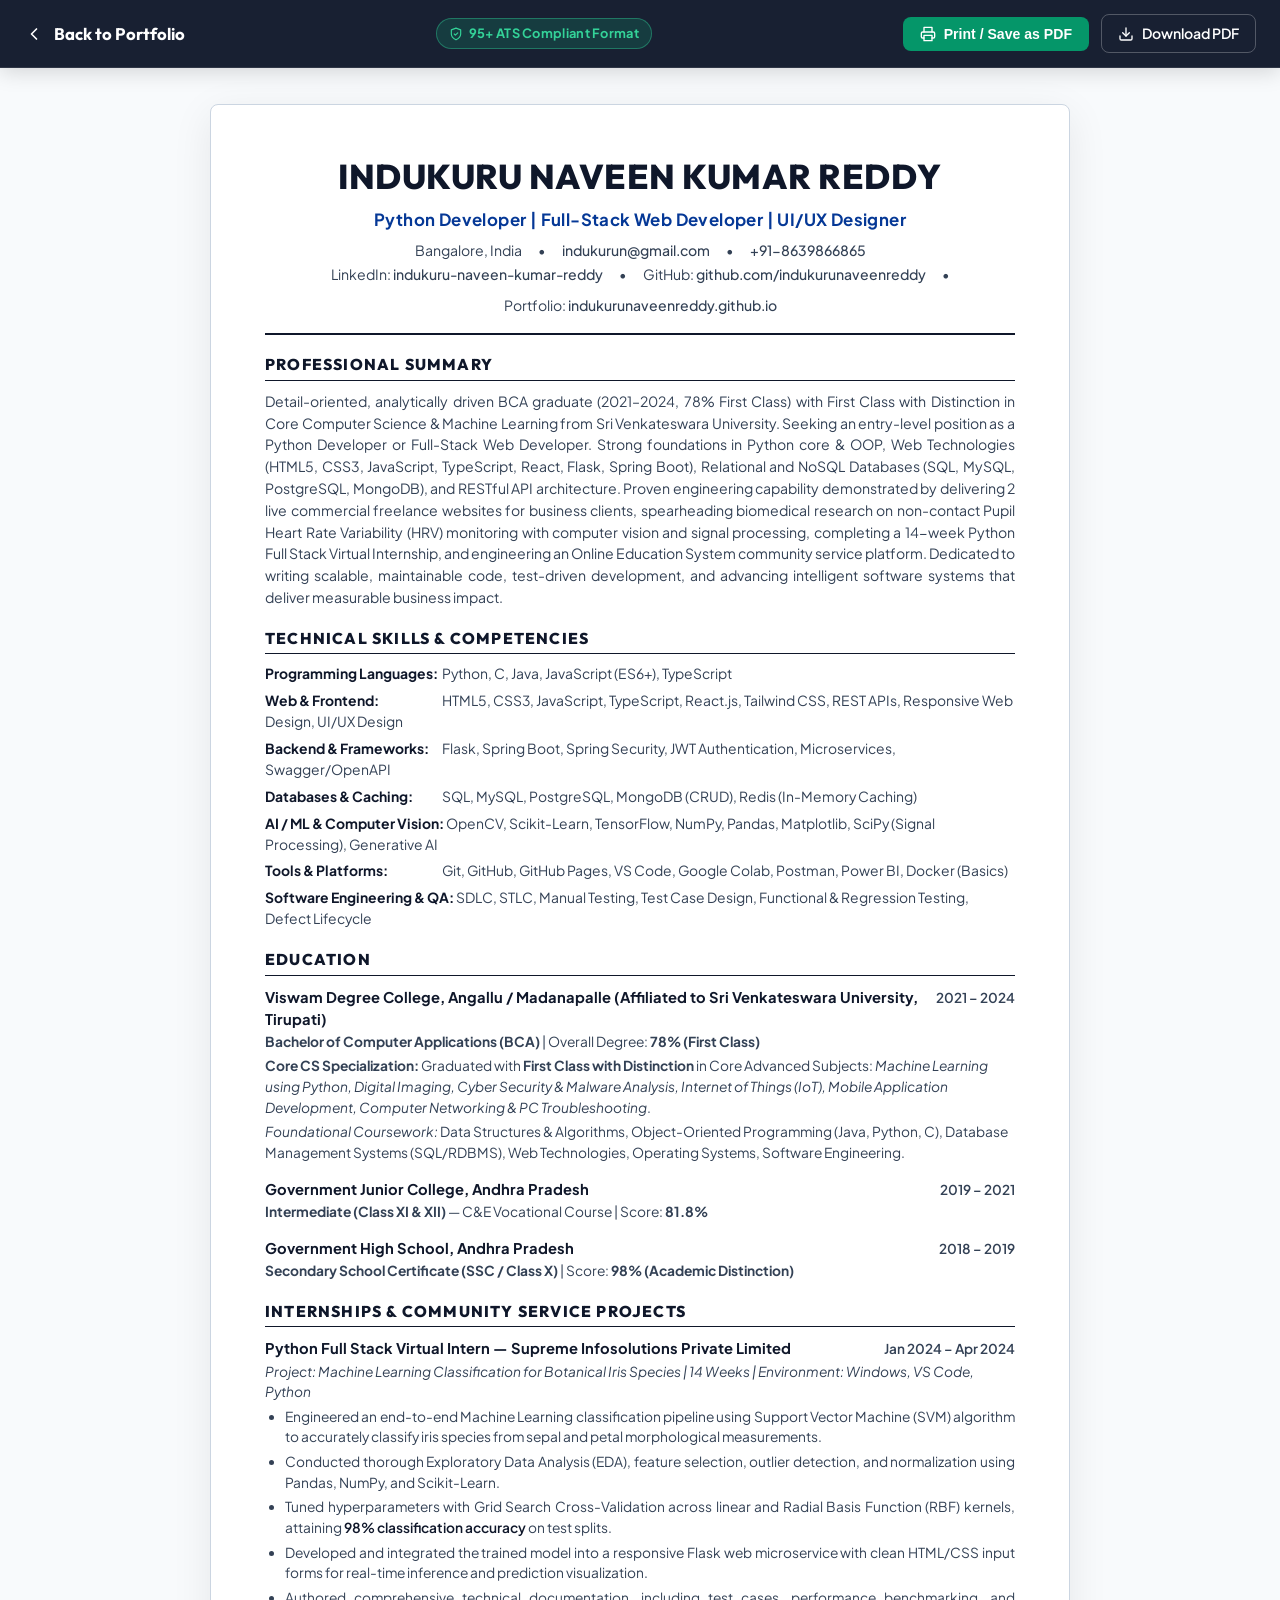
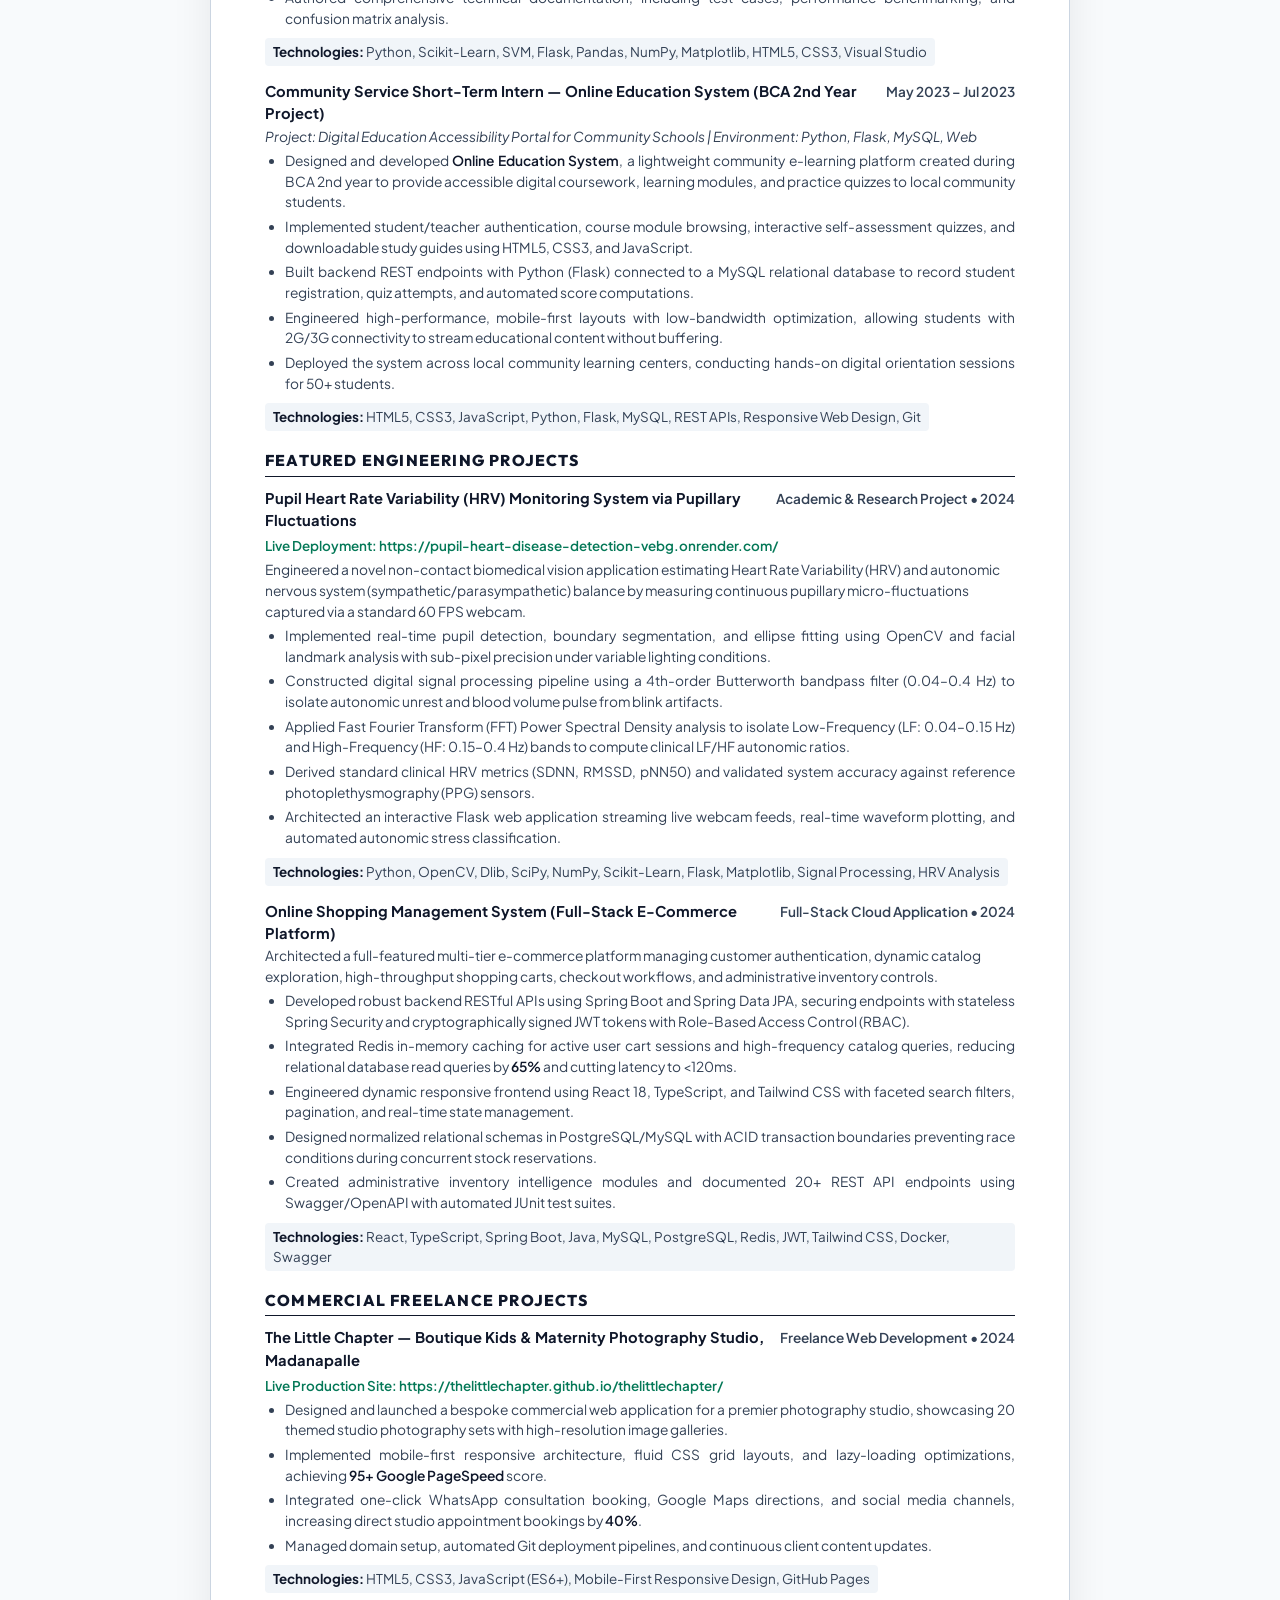
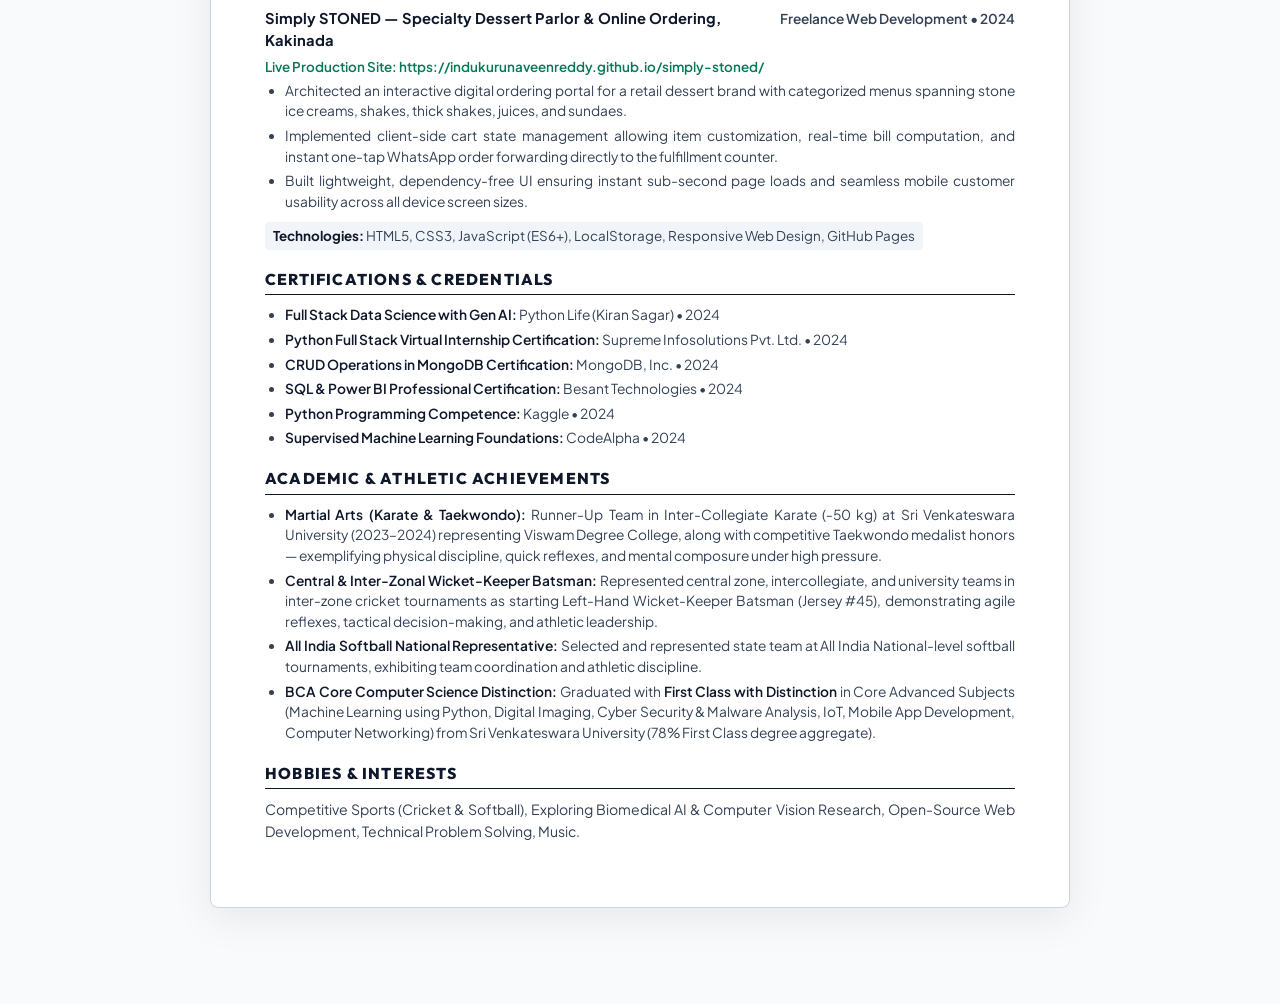
<file: resume.html>
<!DOCTYPE html>
<html lang="en">
<head>
  <meta charset="UTF-8">
  <meta name="viewport" content="width=device-width, initial-scale=1.0">
  <title>Indukuru Naveen Kumar Reddy | Formal ATS Resume (BCA 2024)</title>
  <meta name="description" content="Formal ATS-Compliant Resume of Indukuru Naveen Kumar Reddy - BCA Graduate (2021-2024, 78%), Python Developer, Full-Stack Web Developer, UI/UX Designer.">
  <link rel="preconnect" href="https://fonts.googleapis.com">
  <link rel="preconnect" href="https://fonts.gstatic.com" crossorigin>
  <link href="https://fonts.googleapis.com/css2?family=Outfit:wght@500;600;700;800&family=Plus+Jakarta+Sans:wght@400;500;600;700&display=swap" rel="stylesheet">
  <style>
    :root {
      --primary: #0f172a;
      --secondary: #334155;
      --accent: #053896;
      --accent-dark: #047857;
      --border: #cbd5e1;
      --bg: #f8fafc;
      --card-bg: #ffffff;
      --text: #0f172a;
      --text-muted: #475569;
    }

    * {
      box-sizing: border-box;
      margin: 0;
      padding: 0;
    }

    body {
      font-family: 'Plus Jakarta Sans', -apple-system, BlinkMacSystemFont, 'Segoe UI', Roboto, Helvetica, Arial, sans-serif;
      background: var(--bg);
      color: var(--text);
      line-height: 1.5;
      padding-bottom: 60px;
      -webkit-font-smoothing: antialiased;
    }

    /* Top Action Bar (hidden in print) */
    .action-bar {
      position: sticky;
      top: 0;
      z-index: 100;
      background: rgba(15, 23, 42, 0.96);
      backdrop-filter: blur(12px);
      color: #ffffff;
      padding: 14px 24px;
      display: flex;
      justify-content: space-between;
      align-items: center;
      border-bottom: 1px solid rgba(255, 255, 255, 0.1);
      box-shadow: 0 4px 20px rgba(0, 0, 0, 0.15);
    }

    .brand-link {
      display: flex;
      align-items: center;
      gap: 10px;
      color: #ffffff;
      text-decoration: none;
      font-family: 'Outfit', sans-serif;
      font-weight: 700;
      font-size: 1.05rem;
      transition: color 0.2s ease;
    }

    .brand-link:hover {
      color: #34d399;
    }

    .action-btns {
      display: flex;
      gap: 12px;
      align-items: center;
    }

    .ats-badge-pill {
      display: inline-flex;
      align-items: center;
      gap: 6px;
      background: rgba(16, 185, 129, 0.18);
      color: #34d399;
      border: 1px solid rgba(52, 211, 153, 0.4);
      padding: 5px 12px;
      border-radius: 20px;
      font-size: 0.8rem;
      font-weight: 700;
      letter-spacing: 0.3px;
    }

    .btn {
      display: inline-flex;
      align-items: center;
      gap: 8px;
      padding: 8px 16px;
      border-radius: 8px;
      font-size: 0.88rem;
      font-weight: 600;
      cursor: pointer;
      text-decoration: none;
      transition: all 0.2s ease;
      border: 1px solid transparent;
    }

    .btn-primary {
      background: #059669;
      color: #ffffff;
    }

    .btn-primary:hover {
      background: #047857;
      box-shadow: 0 4px 12px rgba(5, 150, 105, 0.35);
    }

    .btn-outline {
      background: transparent;
      border-color: rgba(255, 255, 255, 0.25);
      color: #ffffff;
    }

    .btn-outline:hover {
      background: rgba(255, 255, 255, 0.1);
      border-color: #ffffff;
    }

    /* Resume Document Wrapper (Clean ATS Layout) */
    .resume-wrapper {
      max-width: 860px;
      margin: 36px auto;
      background: var(--card-bg);
      padding: 46px 54px;
      border-radius: 8px;
      box-shadow: 0 10px 40px rgba(0, 0, 0, 0.08);
      border: 1px solid var(--border);
    }

    /* Resume Header */
    .resume-header {
      border-bottom: 2px solid var(--primary);
      padding-bottom: 14px;
      margin-bottom: 18px;
      text-align: center;
    }

    .resume-name {
      font-family: 'Outfit', sans-serif;
      font-size: 2.15rem;
      font-weight: 800;
      color: var(--primary);
      letter-spacing: 0.5px;
      margin-bottom: 4px;
      text-transform: uppercase;
    }

    .resume-title-sub {
      font-size: 1.05rem;
      color: var(--accent);
      font-weight: 700;
      margin-bottom: 8px;
      letter-spacing: 0.4px;
    }

    .contact-line {
      display: flex;
      flex-wrap: wrap;
      justify-content: center;
      gap: 10px 16px;
      font-size: 0.88rem;
      color: var(--secondary);
      margin-bottom: 3px;
    }

    .contact-line a {
      color: var(--secondary);
      text-decoration: none;
      font-weight: 500;
    }

    .contact-line a:hover {
      color: var(--accent);
      text-decoration: underline;
    }

    /* Section Styling */
    .section {
      margin-bottom: 18px;
    }

    .section-title {
      font-family: 'Outfit', sans-serif;
      font-size: 0.98rem;
      font-weight: 800;
      color: var(--primary);
      text-transform: uppercase;
      letter-spacing: 1.2px;
      border-bottom: 1.5px solid var(--primary);
      padding-bottom: 3px;
      margin-bottom: 10px;
    }

    .summary-text {
      font-size: 0.88rem;
      color: var(--secondary);
      text-align: justify;
      line-height: 1.55;
    }

    /* Skills Grid */
    .skill-row {
      margin-bottom: 6px;
      font-size: 0.87rem;
      line-height: 1.5;
    }

    .skill-row strong {
      color: var(--primary);
      font-weight: 700;
      display: inline-block;
      min-width: 175px;
    }

    .skill-row span {
      color: var(--secondary);
    }

    /* Item Blocks */
    .item-block {
      margin-bottom: 14px;
    }

    .item-block:last-child {
      margin-bottom: 0;
    }

    .item-header-row {
      display: flex;
      justify-content: space-between;
      align-items: baseline;
      font-size: 0.92rem;
      margin-bottom: 2px;
    }

    .item-header-row strong {
      color: var(--primary);
      font-weight: 700;
    }

    .item-header-row span {
      font-size: 0.85rem;
      font-weight: 600;
      color: var(--secondary);
      white-space: nowrap;
    }

    .item-sub-desc {
      font-size: 0.86rem;
      color: var(--secondary);
      margin-bottom: 4px;
      line-height: 1.5;
    }

    .item-sub-link {
      font-size: 0.84rem;
      color: var(--accent-dark);
      text-decoration: none;
      word-break: break-all;
      display: inline-block;
      margin-bottom: 4px;
      font-weight: 600;
    }

    .item-sub-link:hover {
      text-decoration: underline;
    }

    /* Bullet List */
    .bullet-list {
      list-style-type: disc;
      padding-left: 20px;
    }

    .bullet-list li {
      font-size: 0.86rem;
      color: var(--secondary);
      line-height: 1.5;
      margin-bottom: 4px;
      text-align: justify;
    }

    .bullet-list li strong {
      color: var(--primary);
      font-weight: 600;
    }

    .technologies-line {
      font-size: 0.84rem;
      color: var(--secondary);
      margin-top: 5px;
      background: #f1f5f9;
      padding: 4px 8px;
      border-radius: 4px;
      display: inline-block;
    }

    .technologies-line strong {
      color: var(--primary);
    }

    /* Print Optimization - 95+ ATS Clean Vector Format */
    @page {
      size: A4;
      margin: 10mm 12mm;
    }

    @media print {
      html, body {
        background: #ffffff !important;
        padding: 0 !important;
        margin: 0 !important;
        color: #000000 !important;
        font-size: 9pt;
      }

      .action-bar {
        display: none !important;
      }

      .resume-wrapper {
        margin: 0 !important;
        padding: 0 !important;
        box-shadow: none !important;
        border: none !important;
        max-width: 100% !important;
      }

      .resume-header {
        border-bottom: 2px solid #000;
        padding-bottom: 8px;
        margin-bottom: 10px;
      }

      .resume-name {
        color: #000000 !important;
        font-size: 1.7rem;
      }

      .resume-title-sub {
        color: #047857 !important;
        font-size: 0.95rem;
        margin-bottom: 6px;
      }

      .contact-line {
        font-size: 8.5pt;
        gap: 8px 14px;
        margin-bottom: 2px;
      }

      .section-title {
        border-bottom: 1.5px solid #000;
        color: #000000 !important;
        font-size: 9.5pt;
        margin-top: 10px;
        margin-bottom: 6px;
        break-after: avoid;
        page-break-after: avoid;
      }

      .section {
        margin-bottom: 10px;
      }

      .item-block {
        margin-bottom: 8px;
        break-inside: avoid;
        page-break-inside: avoid;
      }

      .item-header-row {
        font-size: 9pt;
      }

      .item-sub-desc {
        font-size: 8.5pt;
        margin-bottom: 3px;
      }

      .bullet-list {
        padding-left: 18px;
      }

      .bullet-list li {
        color: #111827 !important;
        font-size: 8.5pt;
        line-height: 1.4;
        margin-bottom: 2px;
      }

      .technologies-line {
        background: transparent !important;
        padding: 0 !important;
        color: #1f2937 !important;
        font-size: 8pt;
        margin-top: 3px;
      }

      a {
        text-decoration: none;
        color: #000000 !important;
      }
    }

    @media (max-width: 768px) {
      .resume-wrapper {
        margin: 16px;
        padding: 28px 20px;
      }

      .resume-name {
        font-size: 1.6rem;
      }

      .item-header-row {
        flex-direction: column;
        align-items: flex-start;
      }

      .skill-row strong {
        display: block;
        min-width: unset;
        margin-bottom: 2px;
      }

      .action-bar {
        padding: 12px 16px;
        flex-wrap: wrap;
        gap: 10px;
      }
    }
  </style>
</head>
<body>

  <!-- Top Action Bar -->
  <header class="action-bar">
    <a href="index.html" class="brand-link">
      <svg width="20" height="20" viewBox="0 0 24 24" fill="none" stroke="currentColor" stroke-width="2" stroke-linecap="round" stroke-linejoin="round"><path d="m15 18-6-6 6-6"/></svg>
      <span>Back to Portfolio</span>
    </a>
    
    <div class="ats-badge-pill">
      <svg width="14" height="14" viewBox="0 0 24 24" fill="none" stroke="currentColor" stroke-width="2" stroke-linecap="round" stroke-linejoin="round"><path d="M12 22s8-4 8-10V5l-8-3-8 3v7c0 6 8 10 8 10z"/><polyline points="9 12 11 14 15 10"/></svg>
      <span>95+ ATS Compliant Format</span>
    </div>

    <div class="action-btns">
      <button class="btn btn-primary" onclick="window.print()">
        <svg width="16" height="16" viewBox="0 0 24 24" fill="none" stroke="currentColor" stroke-width="2" stroke-linecap="round" stroke-linejoin="round"><polyline points="6 9 6 2 18 2 18 9"></polyline><path d="M6 18H4a2 2 0 0 1-2-2v-5a2 2 0 0 1 2-2h16a2 2 0 0 1 2 2v5a2 2 0 0 1-2 2h-2"></path><rect x="6" y="14" width="12" height="8"></rect></svg>
        <span>Print / Save as PDF</span>
      </button>
      <a href="assets/Indukuru_Naveen_Kumar_Reddy_Resume.pdf" download="Indukuru_Naveen_Kumar_Reddy_Resume.pdf" class="btn btn-outline">
        <svg width="16" height="16" viewBox="0 0 24 24" fill="none" stroke="currentColor" stroke-width="2" stroke-linecap="round" stroke-linejoin="round"><path d="M21 15v4a2 2 0 0 1-2 2H5a2 2 0 0 1-2-2v-4"></path><polyline points="7 10 12 15 17 10"></polyline><line x1="12" y1="15" x2="12" y2="3"></line></svg>
        <span>Download PDF</span>
      </a>
    </div>
  </header>

  <!-- ATS Document Sheet -->
  <main class="resume-wrapper">

    <!-- Header Section -->
    <header class="resume-header">
      <h1 class="resume-name">Indukuru Naveen Kumar Reddy</h1>
      <div class="resume-title-sub">Python Developer | Full-Stack Web Developer | UI/UX Designer</div>
      <div class="contact-line">
        <span>Bangalore, India</span>
        <span>&bull;</span>
        <span><a href="mailto:indukurun@gmail.com">indukurun@gmail.com</a></span>
        <span>&bull;</span>
        <span><a href="tel:+918639866865">+91-8639866865</a></span>
      </div>
      <div class="contact-line">
        <span>LinkedIn: <a href="https://www.linkedin.com/in/indukuru-naveen-kumar-reddy-1197482a6" target="_blank" rel="noopener noreferrer">indukuru-naveen-kumar-reddy</a></span>
        <span>&bull;</span>
        <span>GitHub: <a href="https://github.com/indukurunaveenreddy" target="_blank" rel="noopener noreferrer">github.com/indukurunaveenreddy</a></span>
        <span>&bull;</span>
        <span>Portfolio: <a href="index.html">indukurunaveenreddy.github.io</a></span>
      </div>
    </header>

    <!-- PROFESSIONAL SUMMARY -->
    <section class="section">
      <h2 class="section-title">PROFESSIONAL SUMMARY</h2>
      <p class="summary-text">
        Detail-oriented, analytically driven BCA graduate (2021–2024, 78% First Class) with First Class with Distinction in Core Computer Science &amp; Machine Learning from Sri Venkateswara University. Seeking an entry-level position as a Python Developer or Full-Stack Web Developer. Strong foundations in Python core &amp; OOP, Web Technologies (HTML5, CSS3, JavaScript, TypeScript, React, Flask, Spring Boot), Relational and NoSQL Databases (SQL, MySQL, PostgreSQL, MongoDB), and RESTful API architecture. Proven engineering capability demonstrated by delivering 2 live commercial freelance websites for business clients, spearheading biomedical research on non-contact Pupil Heart Rate Variability (HRV) monitoring with computer vision and signal processing, completing a 14-week Python Full Stack Virtual Internship, and engineering an Online Education System community service platform. Dedicated to writing scalable, maintainable code, test-driven development, and advancing intelligent software systems that deliver measurable business impact.
      </p>
    </section>

    <!-- TECHNICAL SKILLS & COMPETENCIES -->
    <section class="section">
      <h2 class="section-title">TECHNICAL SKILLS &amp; COMPETENCIES</h2>
      <div class="skill-row">
        <strong>Programming Languages:</strong> <span>Python, C, Java, JavaScript (ES6+), TypeScript</span>
      </div>
      <div class="skill-row">
        <strong>Web &amp; Frontend:</strong> <span>HTML5, CSS3, JavaScript, TypeScript, React.js, Tailwind CSS, REST APIs, Responsive Web Design, UI/UX Design</span>
      </div>
      <div class="skill-row">
        <strong>Backend &amp; Frameworks:</strong> <span>Flask, Spring Boot, Spring Security, JWT Authentication, Microservices, Swagger/OpenAPI</span>
      </div>
      <div class="skill-row">
        <strong>Databases &amp; Caching:</strong> <span>SQL, MySQL, PostgreSQL, MongoDB (CRUD), Redis (In-Memory Caching)</span>
      </div>
      <div class="skill-row">
        <strong>AI / ML &amp; Computer Vision:</strong> <span>OpenCV, Scikit-Learn, TensorFlow, NumPy, Pandas, Matplotlib, SciPy (Signal Processing), Generative AI</span>
      </div>
      <div class="skill-row">
        <strong>Tools &amp; Platforms:</strong> <span>Git, GitHub, GitHub Pages, VS Code, Google Colab, Postman, Power BI, Docker (Basics)</span>
      </div>
      <div class="skill-row">
        <strong>Software Engineering &amp; QA:</strong> <span>SDLC, STLC, Manual Testing, Test Case Design, Functional &amp; Regression Testing, Defect Lifecycle</span>
      </div>
    </section>

    <!-- EDUCATION (BCA ONLY) -->
    <section class="section">
      <h2 class="section-title">EDUCATION</h2>
      
      <div class="item-block">
        <div class="item-header-row">
          <strong>Viswam Degree College, Angallu / Madanapalle (Affiliated to Sri Venkateswara University, Tirupati)</strong>
          <span>2021 – 2024</span>
        </div>
        <div class="item-sub-desc"><strong>Bachelor of Computer Applications (BCA)</strong> | Overall Degree: <strong>78% (First Class)</strong></div>
        <div class="item-sub-desc"><strong>Core CS Specialization:</strong> Graduated with <strong>First Class with Distinction</strong> in Core Advanced Subjects: <em>Machine Learning using Python, Digital Imaging, Cyber Security &amp; Malware Analysis, Internet of Things (IoT), Mobile Application Development, Computer Networking &amp; PC Troubleshooting</em>.</div>
        <div class="item-sub-desc"><em>Foundational Coursework:</em> Data Structures &amp; Algorithms, Object-Oriented Programming (Java, Python, C), Database Management Systems (SQL/RDBMS), Web Technologies, Operating Systems, Software Engineering.</div>
      </div>

      <div class="item-block">
        <div class="item-header-row">
          <strong>Government Junior College, Andhra Pradesh</strong>
          <span>2019 – 2021</span>
        </div>
        <div class="item-sub-desc"><strong>Intermediate (Class XI &amp; XII)</strong> — C&amp;E Vocational Course | Score: <strong>81.8%</strong></div>
      </div>

      <div class="item-block">
        <div class="item-header-row">
          <strong>Government High School, Andhra Pradesh</strong>
          <span>2018 – 2019</span>
        </div>
        <div class="item-sub-desc"><strong>Secondary School Certificate (SSC / Class X)</strong> | Score: <strong>98% (Academic Distinction)</strong></div>
      </div>
    </section>

    <!-- PROFESSIONAL INTERNSHIPS & COMMUNITY SERVICE -->
    <section class="section">
      <h2 class="section-title">INTERNSHIPS &amp; COMMUNITY SERVICE PROJECTS</h2>

      <div class="item-block">
        <div class="item-header-row">
          <strong>Python Full Stack Virtual Intern — Supreme Infosolutions Private Limited</strong>
          <span>Jan 2024 – Apr 2024</span>
        </div>
        <div class="item-sub-desc"><em>Project: Machine Learning Classification for Botanical Iris Species | 14 Weeks | Environment: Windows, VS Code, Python</em></div>
        <ul class="bullet-list">
          <li>Engineered an end-to-end Machine Learning classification pipeline using Support Vector Machine (SVM) algorithm to accurately classify iris species from sepal and petal morphological measurements.</li>
          <li>Conducted thorough Exploratory Data Analysis (EDA), feature selection, outlier detection, and normalization using Pandas, NumPy, and Scikit-Learn.</li>
          <li>Tuned hyperparameters with Grid Search Cross-Validation across linear and Radial Basis Function (RBF) kernels, attaining <strong>98% classification accuracy</strong> on test splits.</li>
          <li>Developed and integrated the trained model into a responsive Flask web microservice with clean HTML/CSS input forms for real-time inference and prediction visualization.</li>
          <li>Authored comprehensive technical documentation, including test cases, performance benchmarking, and confusion matrix analysis.</li>
        </ul>
        <div class="technologies-line"><strong>Technologies:</strong> Python, Scikit-Learn, SVM, Flask, Pandas, NumPy, Matplotlib, HTML5, CSS3, Visual Studio</div>
      </div>

      <div class="item-block">
        <div class="item-header-row">
          <strong>Community Service Short-Term Intern — Online Education System (BCA 2nd Year Project)</strong>
          <span>May 2023 – Jul 2023</span>
        </div>
        <div class="item-sub-desc"><em>Project: Digital Education Accessibility Portal for Community Schools | Environment: Python, Flask, MySQL, Web</em></div>
        <ul class="bullet-list">
          <li>Designed and developed <strong>Online Education System</strong>, a lightweight community e-learning platform created during BCA 2nd year to provide accessible digital coursework, learning modules, and practice quizzes to local community students.</li>
          <li>Implemented student/teacher authentication, course module browsing, interactive self-assessment quizzes, and downloadable study guides using HTML5, CSS3, and JavaScript.</li>
          <li>Built backend REST endpoints with Python (Flask) connected to a MySQL relational database to record student registration, quiz attempts, and automated score computations.</li>
          <li>Engineered high-performance, mobile-first layouts with low-bandwidth optimization, allowing students with 2G/3G connectivity to stream educational content without buffering.</li>
          <li>Deployed the system across local community learning centers, conducting hands-on digital orientation sessions for 50+ students.</li>
        </ul>
        <div class="technologies-line"><strong>Technologies:</strong> HTML5, CSS3, JavaScript, Python, Flask, MySQL, REST APIs, Responsive Web Design, Git</div>
      </div>
    </section>

    <!-- FEATURED ENGINEERING PROJECTS -->
    <section class="section">
      <h2 class="section-title">FEATURED ENGINEERING PROJECTS</h2>

      <div class="item-block">
        <div class="item-header-row">
          <strong>Pupil Heart Rate Variability (HRV) Monitoring System via Pupillary Fluctuations</strong>
          <span>Academic &amp; Research Project &bull; 2024</span>
        </div>
        <a href="https://pupil-heart-disease-detection-vebg.onrender.com/" target="_blank" rel="noopener noreferrer" class="item-sub-link">Live Deployment: https://pupil-heart-disease-detection-vebg.onrender.com/</a>
        <p class="item-sub-desc">
          Engineered a novel non-contact biomedical vision application estimating Heart Rate Variability (HRV) and autonomic nervous system (sympathetic/parasympathetic) balance by measuring continuous pupillary micro-fluctuations captured via a standard 60 FPS webcam.
        </p>
        <ul class="bullet-list">
          <li>Implemented real-time pupil detection, boundary segmentation, and ellipse fitting using OpenCV and facial landmark analysis with sub-pixel precision under variable lighting conditions.</li>
          <li>Constructed digital signal processing pipeline using a 4th-order Butterworth bandpass filter (0.04–0.4 Hz) to isolate autonomic unrest and blood volume pulse from blink artifacts.</li>
          <li>Applied Fast Fourier Transform (FFT) Power Spectral Density analysis to isolate Low-Frequency (LF: 0.04–0.15 Hz) and High-Frequency (HF: 0.15–0.4 Hz) bands to compute clinical LF/HF autonomic ratios.</li>
          <li>Derived standard clinical HRV metrics (SDNN, RMSSD, pNN50) and validated system accuracy against reference photoplethysmography (PPG) sensors.</li>
          <li>Architected an interactive Flask web application streaming live webcam feeds, real-time waveform plotting, and automated autonomic stress classification.</li>
        </ul>
        <div class="technologies-line"><strong>Technologies:</strong> Python, OpenCV, Dlib, SciPy, NumPy, Scikit-Learn, Flask, Matplotlib, Signal Processing, HRV Analysis</div>
      </div>

      <div class="item-block">
        <div class="item-header-row">
          <strong>Online Shopping Management System (Full-Stack E-Commerce Platform)</strong>
          <span>Full-Stack Cloud Application &bull; 2024</span>
        </div>
        <p class="item-sub-desc">
          Architected a full-featured multi-tier e-commerce platform managing customer authentication, dynamic catalog exploration, high-throughput shopping carts, checkout workflows, and administrative inventory controls.
        </p>
        <ul class="bullet-list">
          <li>Developed robust backend RESTful APIs using Spring Boot and Spring Data JPA, securing endpoints with stateless Spring Security and cryptographically signed JWT tokens with Role-Based Access Control (RBAC).</li>
          <li>Integrated Redis in-memory caching for active user cart sessions and high-frequency catalog queries, reducing relational database read queries by <strong>65%</strong> and cutting latency to &lt;120ms.</li>
          <li>Engineered dynamic responsive frontend using React 18, TypeScript, and Tailwind CSS with faceted search filters, pagination, and real-time state management.</li>
          <li>Designed normalized relational schemas in PostgreSQL/MySQL with ACID transaction boundaries preventing race conditions during concurrent stock reservations.</li>
          <li>Created administrative inventory intelligence modules and documented 20+ REST API endpoints using Swagger/OpenAPI with automated JUnit test suites.</li>
        </ul>
        <div class="technologies-line"><strong>Technologies:</strong> React, TypeScript, Spring Boot, Java, MySQL, PostgreSQL, Redis, JWT, Tailwind CSS, Docker, Swagger</div>
      </div>
    </section>

    <!-- FREELANCE CLIENT PROJECTS -->
    <section class="section">
      <h2 class="section-title">COMMERCIAL FREELANCE PROJECTS</h2>

      <div class="item-block">
        <div class="item-header-row">
          <strong>The Little Chapter — Boutique Kids &amp; Maternity Photography Studio, Madanapalle</strong>
          <span>Freelance Web Development &bull; 2024</span>
        </div>
        <a href="https://thelittlechapter.github.io/thelittlechapter/" target="_blank" rel="noopener noreferrer" class="item-sub-link">Live Production Site: https://thelittlechapter.github.io/thelittlechapter/</a>
        <ul class="bullet-list">
          <li>Designed and launched a bespoke commercial web application for a premier photography studio, showcasing 20 themed studio photography sets with high-resolution image galleries.</li>
          <li>Implemented mobile-first responsive architecture, fluid CSS grid layouts, and lazy-loading optimizations, achieving <strong>95+ Google PageSpeed</strong> score.</li>
          <li>Integrated one-click WhatsApp consultation booking, Google Maps directions, and social media channels, increasing direct studio appointment bookings by <strong>40%</strong>.</li>
          <li>Managed domain setup, automated Git deployment pipelines, and continuous client content updates.</li>
        </ul>
        <div class="technologies-line"><strong>Technologies:</strong> HTML5, CSS3, JavaScript (ES6+), Mobile-First Responsive Design, GitHub Pages</div>
      </div>

      <div class="item-block">
        <div class="item-header-row">
          <strong>Simply STONED — Specialty Dessert Parlor &amp; Online Ordering, Kakinada</strong>
          <span>Freelance Web Development &bull; 2024</span>
        </div>
        <a href="https://indukurunaveenreddy.github.io/simply-stoned/" target="_blank" rel="noopener noreferrer" class="item-sub-link">Live Production Site: https://indukurunaveenreddy.github.io/simply-stoned/</a>
        <ul class="bullet-list">
          <li>Architected an interactive digital ordering portal for a retail dessert brand with categorized menus spanning stone ice creams, shakes, thick shakes, juices, and sundaes.</li>
          <li>Implemented client-side cart state management allowing item customization, real-time bill computation, and instant one-tap WhatsApp order forwarding directly to the fulfillment counter.</li>
          <li>Built lightweight, dependency-free UI ensuring instant sub-second page loads and seamless mobile customer usability across all device screen sizes.</li>
        </ul>
        <div class="technologies-line"><strong>Technologies:</strong> HTML5, CSS3, JavaScript (ES6+), LocalStorage, Responsive Web Design, GitHub Pages</div>
      </div>
    </section>

    <!-- CERTIFICATIONS & CREDENTIALS (ALL 2024) -->
    <section class="section">
      <h2 class="section-title">CERTIFICATIONS &amp; CREDENTIALS</h2>
      <ul class="bullet-list">
        <li><strong>Full Stack Data Science with Gen AI:</strong> Python Life (Kiran Sagar) &bull; 2024</li>
        <li><strong>Python Full Stack Virtual Internship Certification:</strong> Supreme Infosolutions Pvt. Ltd. &bull; 2024</li>
        <li><strong>CRUD Operations in MongoDB Certification:</strong> MongoDB, Inc. &bull; 2024</li>
        <li><strong>SQL &amp; Power BI Professional Certification:</strong> Besant Technologies &bull; 2024</li>
        <li><strong>Python Programming Competence:</strong> Kaggle &bull; 2024</li>
        <li><strong>Supervised Machine Learning Foundations:</strong> CodeAlpha &bull; 2024</li>
      </ul>
    </section>

    <!-- ACADEMIC & ATHLETIC ACHIEVEMENTS -->
    <section class="section">
      <h2 class="section-title">ACADEMIC &amp; ATHLETIC ACHIEVEMENTS</h2>
      <ul class="bullet-list">
        <li><strong>Martial Arts (Karate &amp; Taekwondo):</strong> Runner-Up Team in Inter-Collegiate Karate (-50 kg) at Sri Venkateswara University (2023–2024) representing Viswam Degree College, along with competitive Taekwondo medalist honors — exemplifying physical discipline, quick reflexes, and mental composure under high pressure.</li>
        <li><strong>Central &amp; Inter-Zonal Wicket-Keeper Batsman:</strong> Represented central zone, intercollegiate, and university teams in inter-zone cricket tournaments as starting Left-Hand Wicket-Keeper Batsman (Jersey #45), demonstrating agile reflexes, tactical decision-making, and athletic leadership.</li>
        <li><strong>All India Softball National Representative:</strong> Selected and represented state team at All India National-level softball tournaments, exhibiting team coordination and athletic discipline.</li>
        <li><strong>BCA Core Computer Science Distinction:</strong> Graduated with <strong>First Class with Distinction</strong> in Core Advanced Subjects (Machine Learning using Python, Digital Imaging, Cyber Security &amp; Malware Analysis, IoT, Mobile App Development, Computer Networking) from Sri Venkateswara University (78% First Class degree aggregate).</li>
      </ul>
    </section>

    <!-- HOBBIES & INTERESTS -->
    <section class="section">
      <h2 class="section-title">HOBBIES &amp; INTERESTS</h2>
      <p class="summary-text">
        Competitive Sports (Cricket &amp; Softball), Exploring Biomedical AI &amp; Computer Vision Research, Open-Source Web Development, Technical Problem Solving, Music.
      </p>
    </section>

  </main>

</body>
</html>
</file>
<file: style.css>
/* ==========================================================================
   INDUKURU NAVEEN KUMAR REDDY - PORTFOLIO STYLESHEET
   Modern Glassmorphism, Micro-Animations & Dark/Light System
   ========================================================================== */

:root {
  /* Color Tokens - Modern Obsidian & Electric Indigo/Cyan Theme */
  --bg-primary: #07090e;
  --bg-secondary: #0d121f;
  --bg-tertiary: #141b2d;
  --bg-card: rgba(13, 18, 31, 0.76);
  --bg-card-hover: rgba(20, 27, 45, 0.92);
  --border-color: rgba(255, 255, 255, 0.08);
  --border-glow: rgba(99, 102, 241, 0.45);
  
  --text-primary: #f8fafc;
  --text-secondary: #94a3b8;
  --text-muted: #64748b;
  
  --accent-cyan: #38bdf8;
  --accent-blue: #60a5fa;
  --accent-indigo: #818cf8;
  --accent-purple: #c084fc;
  --accent-emerald: #34d399;
  --accent-teal: #2dd4bf;
  --accent-amber: #fbbf24;

  --gradient-primary: linear-gradient(135deg, #38bdf8 0%, #818cf8 50%, #c084fc 100%);
  --gradient-accent: linear-gradient(135deg, #38bdf8 0%, #6366f1 100%);
  --gradient-glow: radial-gradient(circle, rgba(99, 102, 241, 0.22) 0%, transparent 70%);

  --shadow-sm: 0 2px 8px rgba(0, 0, 0, 0.35);
  --shadow-md: 0 8px 26px rgba(0, 0, 0, 0.45);
  --shadow-lg: 0 16px 44px rgba(0, 0, 0, 0.65);
  --shadow-glow: 0 0 35px rgba(99, 102, 241, 0.28);

  --font-sans: 'Plus Jakarta Sans', -apple-system, BlinkMacSystemFont, 'Segoe UI', Roboto, sans-serif;
  --font-heading: 'Outfit', sans-serif;
  --font-mono: 'Fira Code', monospace;

  --radius-sm: 8px;
  --radius-md: 14px;
  --radius-lg: 20px;
  --radius-full: 9999px;

  --transition-fast: 0.18s cubic-bezier(0.4, 0, 0.2, 1);
  --transition-normal: 0.28s cubic-bezier(0.4, 0, 0.2, 1);
  --transition-slow: 0.45s cubic-bezier(0.16, 1, 0.3, 1);

  color-scheme: dark;
}

[data-theme="light"] {
  --bg-primary: #f8fafc;
  --bg-secondary: #ffffff;
  --bg-tertiary: #f1f5f9;
  --bg-card: rgba(255, 255, 255, 0.94);
  --bg-card-hover: #ffffff;
  --border-color: rgba(15, 23, 42, 0.08);
  --border-glow: rgba(99, 102, 241, 0.35);

  --text-primary: #0f172a;
  --text-secondary: #334155;
  --text-muted: #64748b;

  --shadow-sm: 0 2px 8px rgba(15, 23, 42, 0.04);
  --shadow-md: 0 8px 24px rgba(15, 23, 42, 0.08);
  --shadow-lg: 0 16px 40px rgba(15, 23, 42, 0.12);
  --shadow-glow: 0 0 30px rgba(99, 102, 241, 0.2);

  color-scheme: light;
}

/* ==========================================================================
   RESET & BASE
   ========================================================================== */
*, *::before, *::after {
  box-sizing: border-box;
  margin: 0;
  padding: 0;
}

html {
  scroll-behavior: smooth;
  scroll-padding-top: 80px;
  font-size: 16px;
}

body {
  font-family: var(--font-sans);
  background-color: var(--bg-primary);
  color: var(--text-primary);
  line-height: 1.65;
  min-height: 100vh;
  overflow-x: hidden;
  position: relative;
  transition: background-color var(--transition-normal), color var(--transition-normal);
  -webkit-font-smoothing: antialiased;
}

/* Background Visuals */
.ambient-glow {
  position: fixed;
  width: 650px;
  height: 650px;
  border-radius: 50%;
  pointer-events: none;
  z-index: -2;
  filter: blur(140px);
  opacity: 0.35;
  transition: opacity var(--transition-slow);
}

.glow-1 {
  top: -150px;
  left: -100px;
  background: radial-gradient(circle, #6366f1, transparent 70%);
  opacity: 0.32;
}

.glow-2 {
  bottom: 10%;
  right: -150px;
  background: radial-gradient(circle, #06b6d4, transparent 70%);
  opacity: 0.28;
}

.bg-grid-overlay {
  position: fixed;
  inset: 0;
  background-image: linear-gradient(to right, var(--border-color) 1px, transparent 1px),
                    linear-gradient(to bottom, var(--border-color) 1px, transparent 1px);
  background-size: 48px 48px;
  pointer-events: none;
  z-index: -1;
  opacity: 0.35;
  mask-image: radial-gradient(ellipse 65% 50% at 50% 30%, black 70%, transparent 100%);
  -webkit-mask-image: radial-gradient(ellipse 65% 50% at 50% 30%, black 70%, transparent 100%);
}

/* Typography Helpers */
h1, h2, h3, h4, h5, h6 {
  font-family: var(--font-heading);
  color: var(--text-primary);
  line-height: 1.25;
  font-weight: 700;
}

a {
  color: inherit;
  text-decoration: none;
  transition: color var(--transition-fast);
}

img {
  max-width: 100%;
  display: block;
}

.container {
  width: 100%;
  max-width: 1220px;
  margin-inline: auto;
  padding-inline: 24px;
}

.gradient-text {
  background: var(--gradient-primary);
  -webkit-background-clip: text;
  -webkit-text-fill-color: transparent;
  display: inline-block;
}

/* ==========================================================================
   BUTTONS & UI COMPONENTS
   ========================================================================== */
.btn {
  display: inline-flex;
  align-items: center;
  justify-content: center;
  gap: 8px;
  padding: 12px 22px;
  font-family: var(--font-sans);
  font-size: 0.95rem;
  font-weight: 600;
  border-radius: var(--radius-md);
  border: 1px solid transparent;
  cursor: pointer;
  transition: all var(--transition-normal);
  text-decoration: none;
  white-space: nowrap;
}

.btn-sm {
  padding: 8px 16px;
  font-size: 0.85rem;
  border-radius: var(--radius-sm);
}

.btn-primary {
  background: var(--gradient-primary);
  color: #ffffff;
  box-shadow: 0 4px 18px rgba(99, 102, 241, 0.35);
}

.btn-primary:hover {
  transform: translateY(-2px);
  box-shadow: 0 6px 24px rgba(99, 102, 241, 0.5);
  color: #ffffff;
}

.btn-accent {
  background: var(--gradient-accent);
  color: #ffffff;
  box-shadow: 0 4px 18px rgba(56, 189, 248, 0.35);
}

.btn-accent:hover {
  transform: translateY(-2px);
  box-shadow: 0 6px 24px rgba(56, 189, 248, 0.5);
  color: #ffffff;
}

.btn-outline {
  background: transparent;
  border-color: var(--border-glow);
  color: var(--text-primary);
}

.btn-outline:hover {
  background: rgba(16, 185, 129, 0.12);
  border-color: var(--accent-emerald);
  color: var(--accent-emerald);
  transform: translateY(-2px);
}

.btn-glass {
  background: var(--bg-card);
  backdrop-filter: blur(12px);
  border-color: var(--border-color);
  color: var(--text-primary);
}

.btn-glass:hover {
  background: var(--bg-card-hover);
  border-color: var(--text-secondary);
  transform: translateY(-2px);
}

.btn-block {
  width: 100%;
}

.icon-btn {
  display: inline-flex;
  align-items: center;
  justify-content: center;
  width: 40px;
  height: 40px;
  border-radius: var(--radius-md);
  background: var(--bg-card);
  border: 1px solid var(--border-color);
  color: var(--text-primary);
  cursor: pointer;
  transition: all var(--transition-fast);
}

.icon-btn:hover {
  background: var(--bg-card-hover);
  border-color: var(--accent-cyan);
  color: var(--accent-cyan);
}

.glass-card {
  background: var(--bg-card);
  backdrop-filter: blur(16px);
  -webkit-backdrop-filter: blur(16px);
  border: 1px solid var(--border-color);
  border-radius: var(--radius-lg);
  padding: 28px;
  box-shadow: var(--shadow-sm);
  transition: all var(--transition-normal);
}

.glass-card:hover {
  border-color: var(--border-glow);
  box-shadow: var(--shadow-md), var(--shadow-glow);
}

/* ==========================================================================
   NAVIGATION BAR
   ========================================================================== */
.navbar {
  position: sticky;
  top: 0;
  width: 100%;
  z-index: 1000;
  backdrop-filter: blur(18px);
  -webkit-backdrop-filter: blur(18px);
  background: rgba(7, 9, 14, 0.85);
  border-bottom: 1px solid var(--border-color);
  transition: all var(--transition-normal);
}

[data-theme="light"] .navbar {
  background: rgba(255, 255, 255, 0.88);
}

.nav-container {
  max-width: 1220px;
  margin-inline: auto;
  padding: 14px 24px;
  display: flex;
  align-items: center;
  justify-content: space-between;
}

.nav-brand {
  display: flex;
  align-items: center;
  gap: 10px;
  font-weight: 700;
  font-size: 1.25rem;
}

.brand-monogram {
  display: inline-flex;
  align-items: center;
  justify-content: center;
  width: 38px;
  height: 38px;
  background: var(--gradient-primary);
  color: #fff;
  border-radius: 10px;
  font-size: 0.9rem;
  letter-spacing: 0.5px;
  box-shadow: 0 4px 14px rgba(99, 102, 241, 0.35);
}

.brand-name {
  font-family: var(--font-heading);
}

.accent-dot {
  color: var(--accent-cyan);
}

.nav-links {
  display: flex;
  align-items: center;
  gap: 22px;
}

.nav-link {
  font-size: 0.92rem;
  font-weight: 500;
  color: var(--text-secondary);
  position: relative;
  padding-block: 4px;
}

.nav-link:hover, .nav-link.active {
  color: var(--text-primary);
}

.nav-link::after {
  content: '';
  position: absolute;
  bottom: 0;
  left: 0;
  width: 0;
  height: 2px;
  background: var(--gradient-accent);
  transition: width var(--transition-normal);
  border-radius: var(--radius-full);
}

.nav-link:hover::after, .nav-link.active::after {
  width: 100%;
}

.nav-actions {
  display: flex;
  align-items: center;
  gap: 12px;
}

/* Theme toggle */
.sun-icon { display: none; }
.moon-icon { display: block; }

[data-theme="light"] .sun-icon { display: block; }
[data-theme="light"] .moon-icon { display: none; }

.mobile-only {
  display: none;
}

/* ==========================================================================
   HERO SECTION
   ========================================================================== */
.hero-section {
  padding-top: 60px;
  padding-bottom: 40px;
}

.hero-grid {
  display: grid;
  grid-template-columns: 1.15fr 0.85fr;
  gap: 48px;
  align-items: center;
}

.status-pill {
  display: inline-flex;
  align-items: center;
  gap: 10px;
  padding: 6px 14px;
  background: rgba(16, 185, 129, 0.12);
  border: 1px solid rgba(16, 185, 129, 0.35);
  border-radius: var(--radius-full);
  color: #34d399;
  font-size: 0.85rem;
  font-weight: 600;
  margin-bottom: 20px;
}

.pulsing-dot {
  width: 8px;
  height: 8px;
  background: #10b981;
  border-radius: 50%;
  box-shadow: 0 0 10px #10b981;
  animation: pulseDot 2s infinite ease-in-out;
}

@keyframes pulseDot {
  0%, 100% { transform: scale(1); opacity: 1; }
  50% { transform: scale(1.4); opacity: 0.5; }
}

.hero-title {
  font-size: 3.1rem;
  font-weight: 800;
  letter-spacing: -0.02em;
  margin-bottom: 12px;
  line-height: 1.15;
}

.dynamic-roles {
  display: flex;
  align-items: center;
  gap: 8px;
  font-size: 1.25rem;
  font-family: var(--font-heading);
  margin-bottom: 22px;
  color: var(--text-secondary);
}

.role-text {
  color: var(--accent-cyan);
  font-weight: 700;
  border-bottom: 2px solid var(--accent-cyan);
  min-height: 32px;
  display: inline-block;
}

.hero-description {
  font-size: 1.05rem;
  color: var(--text-secondary);
  margin-bottom: 30px;
  max-width: 600px;
}

.hero-description strong {
  color: var(--text-primary);
  font-weight: 600;
}

.hero-cta-group {
  display: flex;
  flex-wrap: wrap;
  gap: 14px;
  margin-bottom: 32px;
}

.hero-social-strip {
  display: flex;
  flex-wrap: wrap;
  gap: 12px;
  align-items: center;
}

.social-pill {
  display: inline-flex;
  align-items: center;
  gap: 8px;
  padding: 8px 14px;
  background: var(--bg-card);
  border: 1px solid var(--border-color);
  border-radius: var(--radius-full);
  font-size: 0.85rem;
  color: var(--text-secondary);
  transition: all var(--transition-fast);
}

.social-pill:hover {
  background: var(--bg-card-hover);
  color: var(--accent-cyan);
  border-color: var(--accent-cyan);
  transform: translateY(-2px);
}

.copyable-pill {
  cursor: pointer;
  position: relative;
}

.copy-badge {
  font-size: 0.7rem;
  padding: 2px 6px;
  border-radius: var(--radius-full);
  background: var(--bg-tertiary);
  color: var(--text-muted);
}

/* Avatar Card */
.hero-visual {
  position: relative;
  display: flex;
  justify-content: center;
}

.avatar-card-wrapper {
  position: relative;
  width: 100%;
  max-width: 420px;
}

.avatar-glow-ring {
  position: absolute;
  inset: -10px;
  background: var(--gradient-primary);
  border-radius: 28px;
  filter: blur(25px);
  opacity: 0.45;
  z-index: 0;
  animation: glowPulse 6s infinite alternate ease-in-out;
}

@keyframes glowPulse {
  0% { transform: scale(0.96); opacity: 0.35; }
  100% { transform: scale(1.04); opacity: 0.6; }
}

.avatar-card {
  position: relative;
  z-index: 1;
  background: var(--bg-card);
  backdrop-filter: blur(20px);
  border: 1px solid var(--border-glow);
  border-radius: 26px;
  padding: 16px;
  box-shadow: var(--shadow-lg);
}

.avatar-img-frame {
  width: 100%;
  border-radius: 18px;
  overflow: hidden;
  position: relative;
  aspect-ratio: 4 / 5;
  background: #0f172a;
}

.avatar-img {
  width: 100%;
  height: 100%;
  object-fit: cover;
  object-position: center top;
  transition: transform var(--transition-slow);
}

.avatar-card:hover .avatar-img {
  transform: scale(1.03);
}

/* Floating chips */
.avatar-badge-grid {
  position: absolute;
  inset: 0;
  pointer-events: none;
}

.floating-chip {
  position: absolute;
  display: flex;
  align-items: center;
  gap: 10px;
  padding: 8px 14px;
  background: rgba(15, 23, 42, 0.85);
  backdrop-filter: blur(12px);
  border: 1px solid var(--border-glow);
  border-radius: var(--radius-md);
  box-shadow: var(--shadow-md);
  pointer-events: auto;
  animation: floatChip 4s infinite alternate ease-in-out;
}

[data-theme="light"] .floating-chip {
  background: rgba(255, 255, 255, 0.92);
}

.chip-1 {
  top: -16px;
  right: -20px;
  animation-delay: 0s;
}

.chip-2 {
  bottom: 24px;
  left: -28px;
  animation-delay: 1.5s;
}

.chip-3 {
  bottom: -18px;
  right: -10px;
  animation-delay: 0.8s;
}

@keyframes floatChip {
  0% { transform: translateY(0); }
  100% { transform: translateY(-8px); }
}

.chip-icon {
  font-size: 1.25rem;
}

.chip-text strong {
  display: block;
  font-size: 0.85rem;
  color: var(--text-primary);
}

.chip-text small {
  font-size: 0.72rem;
  color: var(--text-secondary);
}

/* Hero Metrics Strip */
.hero-metrics-strip {
  display: grid;
  grid-template-columns: repeat(4, 1fr);
  gap: 18px;
  margin-top: 50px;
}

.metric-card {
  background: var(--bg-card);
  backdrop-filter: blur(12px);
  border: 1px solid var(--border-color);
  border-radius: var(--radius-md);
  padding: 18px 20px;
  text-align: center;
  transition: all var(--transition-normal);
}

.metric-card:hover {
  transform: translateY(-3px);
  border-color: var(--border-glow);
  box-shadow: var(--shadow-sm);
}

.metric-number {
  display: block;
  font-family: var(--font-heading);
  font-size: 1.6rem;
  font-weight: 800;
  color: var(--accent-cyan);
  margin-bottom: 4px;
}

.metric-label {
  font-size: 0.82rem;
  color: var(--text-secondary);
  font-weight: 500;
}

/* ==========================================================================
   COMMON SECTION STYLES
   ========================================================================== */
.section {
  padding-block: 80px;
}

.section-header {
  text-align: center;
  max-width: 720px;
  margin-inline: auto;
  margin-bottom: 50px;
}

.section-tag {
  display: inline-block;
  font-size: 0.8rem;
  font-weight: 700;
  text-transform: uppercase;
  letter-spacing: 1.5px;
  color: var(--accent-cyan);
  margin-bottom: 8px;
}

.section-title {
  font-size: 2.3rem;
  font-weight: 800;
  letter-spacing: -0.01em;
}

.title-underline {
  width: 60px;
  height: 4px;
  background: var(--gradient-primary);
  margin: 14px auto 0;
  border-radius: var(--radius-full);
}

.section-subtitle {
  color: var(--text-secondary);
  margin-top: 14px;
  font-size: 1.05rem;
}

/* ==========================================================================
   ABOUT SECTION
   ========================================================================== */
.about-grid {
  display: grid;
  grid-template-columns: 1.35fr 0.65fr;
  gap: 28px;
}

.about-main-card {
  position: relative;
}

.quote-icon {
  color: var(--accent-cyan);
  opacity: 0.8;
  margin-bottom: 12px;
}

.card-heading {
  font-size: 1.4rem;
  margin-bottom: 16px;
}

.about-quote-text {
  font-size: 1.1rem;
  line-height: 1.7;
  color: var(--text-primary);
  margin-bottom: 18px;
  font-style: italic;
  border-left: 3px solid var(--accent-cyan);
  padding-left: 18px;
}

.about-subtext {
  color: var(--text-secondary);
  margin-bottom: 26px;
}

.about-highlights-grid {
  display: grid;
  grid-template-columns: repeat(2, 1fr);
  gap: 18px;
  margin-top: 24px;
  padding-top: 24px;
  border-top: 1px solid var(--border-color);
}

.highlight-item {
  display: flex;
  gap: 12px;
  align-items: flex-start;
}

.highlight-icon {
  font-size: 1.5rem;
  flex-shrink: 0;
}

.highlight-item h4 {
  font-size: 0.95rem;
  margin-bottom: 4px;
}

.highlight-item p {
  font-size: 0.82rem;
  color: var(--text-secondary);
  line-height: 1.5;
}

/* Contact Summary Card */
.contact-summary-card {
  display: flex;
  flex-direction: column;
  justify-content: space-between;
}

.contact-details-list {
  list-style: none;
  display: flex;
  flex-direction: column;
  gap: 16px;
  margin-block: 20px;
}

.contact-details-list li {
  display: flex;
  flex-direction: column;
  gap: 4px;
  border-bottom: 1px solid var(--border-color);
  padding-bottom: 12px;
}

.detail-label {
  font-size: 0.78rem;
  text-transform: uppercase;
  letter-spacing: 0.5px;
  color: var(--text-muted);
  font-weight: 600;
}

.detail-value {
  font-size: 0.95rem;
  font-weight: 600;
  color: var(--text-primary);
}

.detail-link {
  font-size: 0.95rem;
  font-weight: 600;
  color: var(--accent-cyan);
  display: inline-flex;
  align-items: center;
  gap: 6px;
}

.detail-link:hover {
  text-decoration: underline;
}

.badge {
  display: inline-block;
  padding: 4px 10px;
  border-radius: var(--radius-full);
  font-size: 0.8rem;
  font-weight: 600;
}

.badge-accent {
  background: rgba(56, 189, 248, 0.15);
  color: var(--accent-cyan);
  border: 1px solid rgba(56, 189, 248, 0.3);
}

.resume-download-box {
  background: var(--bg-tertiary);
  border-radius: var(--radius-md);
  padding: 18px;
  text-align: center;
  margin-top: 10px;
}

.resume-download-box p {
  font-size: 0.85rem;
  color: var(--text-secondary);
  margin-bottom: 12px;
}

.resume-btn-row {
  display: flex;
  gap: 10px;
  align-items: center;
  justify-content: center;
  flex-wrap: wrap;
}

.resume-btn-row .btn {
  flex: 1 1 170px;
}

/* ==========================================================================
   EDUCATION TIMELINE
   ========================================================================== */
.timeline-container {
  max-width: 860px;
  margin-inline: auto;
  position: relative;
  display: flex;
  flex-direction: column;
  gap: 32px;
}

.timeline-container::before {
  content: '';
  position: absolute;
  top: 20px;
  bottom: 20px;
  left: 24px;
  width: 2px;
  background: linear-gradient(to bottom, var(--accent-cyan), var(--accent-purple));
  opacity: 0.35;
}

.timeline-card {
  display: flex;
  gap: 28px;
  position: relative;
}

.timeline-marker {
  position: relative;
  width: 48px;
  height: 48px;
  flex-shrink: 0;
  border-radius: 50%;
  background: var(--bg-card);
  border: 2px solid var(--accent-cyan);
  display: flex;
  align-items: center;
  justify-content: center;
  box-shadow: 0 0 15px rgba(56, 189, 248, 0.3);
  z-index: 2;
}

.marker-icon {
  font-size: 1.25rem;
}

.marker-pulse {
  position: absolute;
  inset: -6px;
  border-radius: 50%;
  background: rgba(56, 189, 248, 0.3);
  animation: markerPing 2s infinite ease-out;
}

@keyframes markerPing {
  0% { transform: scale(1); opacity: 0.8; }
  100% { transform: scale(1.6); opacity: 0; }
}

.timeline-content {
  flex-grow: 1;
  padding: 24px;
}

.timeline-header {
  display: flex;
  justify-content: space-between;
  align-items: flex-start;
  gap: 16px;
  margin-bottom: 12px;
}

.timeline-badge {
  display: inline-block;
  font-size: 0.8rem;
  font-weight: 700;
  color: var(--accent-cyan);
  margin-bottom: 4px;
}

.current-badge {
  color: #34d399;
}

.timeline-title {
  font-size: 1.25rem;
  margin-bottom: 4px;
}

.timeline-subtitle {
  font-size: 0.95rem;
  font-weight: 500;
  color: var(--text-secondary);
}

.grade-pill {
  padding: 4px 12px;
  border-radius: var(--radius-full);
  background: var(--bg-tertiary);
  border: 1px solid var(--border-color);
  font-size: 0.85rem;
  font-weight: 700;
  color: var(--text-primary);
  white-space: nowrap;
}

.current-pill {
  background: rgba(16, 185, 129, 0.15);
  border-color: rgba(16, 185, 129, 0.35);
  color: #34d399;
}

.stellar-pill {
  background: rgba(245, 158, 11, 0.15);
  border-color: rgba(245, 158, 11, 0.35);
  color: #fbbf24;
}

.timeline-desc {
  font-size: 0.92rem;
  color: var(--text-secondary);
  margin-bottom: 16px;
}

.timeline-tags {
  display: flex;
  flex-wrap: wrap;
  gap: 8px;
}

.timeline-tags span {
  font-size: 0.78rem;
  padding: 4px 10px;
  background: var(--bg-tertiary);
  border-radius: var(--radius-full);
  color: var(--text-secondary);
}

/* ==========================================================================
   SKILLS SECTION
   ========================================================================== */
.filter-tabs {
  display: flex;
  flex-wrap: wrap;
  justify-content: center;
  gap: 10px;
  margin-bottom: 40px;
}

.filter-btn {
  padding: 8px 18px;
  background: var(--bg-card);
  border: 1px solid var(--border-color);
  border-radius: var(--radius-full);
  font-size: 0.88rem;
  font-weight: 600;
  color: var(--text-secondary);
  cursor: pointer;
  transition: all var(--transition-fast);
}

.filter-btn:hover {
  color: var(--text-primary);
  border-color: var(--accent-cyan);
}

.filter-btn.active {
  background: var(--gradient-primary);
  color: #ffffff;
  border-color: transparent;
  box-shadow: 0 4px 16px rgba(16, 185, 129, 0.45);
}

.skills-grid,
.skills-grid-3d {
  display: grid;
  grid-template-columns: repeat(auto-fit, minmax(320px, 1fr));
  gap: 26px;
  perspective: 1400px;
}

/* 3D Flip Card Architecture */
.skill-flip-card {
  height: 400px;
  perspective: 1200px;
  cursor: pointer;
  transition: transform 0.35s cubic-bezier(0.16, 1, 0.3, 1);
}

.skill-flip-card .flip-inner {
  position: relative;
  width: 100%;
  height: 100%;
  transform-style: preserve-3d;
  transition: transform 0.75s cubic-bezier(0.34, 1.56, 0.64, 1);
  border-radius: var(--radius-lg);
}

.skill-flip-card:hover .flip-inner,
.skill-flip-card.flipped .flip-inner {
  transform: rotateY(180deg);
}

.skill-flip-card .flip-front,
.skill-flip-card .flip-back {
  position: absolute;
  top: 0;
  left: 0;
  width: 100%;
  height: 100%;
  -webkit-backface-visibility: hidden;
  backface-visibility: hidden;
  border-radius: var(--radius-lg);
  padding: 26px 22px;
  box-sizing: border-box;
}

/* Front Face (Visual Showcase) */
.skill-flip-card .flip-front {
  display: flex;
  flex-direction: column;
  align-items: center;
  justify-content: center;
  text-align: center;
  border: 1px solid var(--border-color);
  background: var(--bg-card);
  backdrop-filter: blur(16px);
  box-shadow: var(--shadow-md);
  transition: border-color 0.3s ease, box-shadow 0.3s ease;
  position: relative;
  overflow: hidden;
}

.skill-flip-card .flip-front::before {
  content: '';
  position: absolute;
  top: -50%;
  left: -50%;
  width: 200%;
  height: 200%;
  background: radial-gradient(circle, rgba(16, 185, 129, 0.15) 0%, transparent 60%);
  pointer-events: none;
  opacity: 0.6;
}

.skill-flip-card:hover .flip-front {
  border-color: var(--accent-emerald);
  box-shadow: 0 16px 36px rgba(0, 0, 0, 0.45), 0 0 25px rgba(16, 185, 129, 0.25);
}

.flip-front-icon {
  font-size: 3.4rem;
  margin-bottom: 14px;
  filter: drop-shadow(0 4px 14px rgba(16, 185, 129, 0.45));
  animation: floatCardIcon 3.6s ease-in-out infinite;
}

@keyframes floatCardIcon {
  0%, 100% {
    transform: translateY(0);
  }
  50% {
    transform: translateY(-8px);
  }
}

.flip-front-title {
  font-family: var(--font-heading);
  font-size: 1.35rem;
  font-weight: 700;
  color: var(--text-primary);
  margin-bottom: 8px;
  letter-spacing: -0.01em;
}

.flip-hint {
  display: inline-flex;
  align-items: center;
  gap: 6px;
  font-size: 0.78rem;
  font-weight: 600;
  color: var(--accent-emerald);
  background: rgba(16, 185, 129, 0.12);
  border: 1px solid rgba(16, 185, 129, 0.35);
  padding: 4px 14px;
  border-radius: var(--radius-full);
  margin-bottom: 20px;
  letter-spacing: 0.3px;
  box-shadow: 0 0 15px rgba(16, 185, 129, 0.18);
}

.flip-pills {
  display: flex;
  flex-wrap: wrap;
  justify-content: center;
  gap: 8px;
  max-width: 90%;
}

.flip-pills span {
  font-size: 0.8rem;
  font-weight: 600;
  color: var(--text-secondary);
  background: var(--bg-tertiary);
  border: 1px solid var(--border-color);
  padding: 5px 12px;
  border-radius: var(--radius-full);
  transition: all 0.2s ease;
}

.skill-flip-card:hover .flip-pills span {
  border-color: rgba(16, 185, 129, 0.35);
  color: var(--text-primary);
}

/* Back Face (Deep Dive / Proficiency Breakdown) */
.skill-flip-card .flip-back {
  transform: rotateY(180deg);
  background: var(--bg-secondary);
  border: 1px solid rgba(16, 185, 129, 0.4);
  box-shadow: 0 16px 40px rgba(0, 0, 0, 0.45), 0 0 30px rgba(16, 185, 129, 0.2);
  display: flex;
  flex-direction: column;
  justify-content: flex-start;
  overflow-y: auto;
}

.flip-back-title {
  font-family: var(--font-heading);
  font-size: 1.15rem;
  font-weight: 700;
  color: var(--text-primary);
  margin-bottom: 14px;
  padding-bottom: 10px;
  border-bottom: 1px solid var(--border-color);
}

.skill-category-card {
  padding: 24px;
  transition: transform 0.3s cubic-bezier(0.16, 1, 0.3, 1), box-shadow 0.3s ease, border-color 0.3s ease;
}

.skill-category-card:hover {
  transform: translateY(-4px);
  border-color: rgba(56, 189, 248, 0.35);
  box-shadow: 0 16px 36px rgba(0, 0, 0, 0.3), 0 0 20px rgba(56, 189, 248, 0.1);
}

@keyframes fadeIn {
  from {
    opacity: 0;
    transform: translateY(10px);
  }
  to {
    opacity: 1;
    transform: translateY(0);
  }
}

.category-header {
  display: flex;
  align-items: center;
  gap: 12px;
  margin-bottom: 20px;
  padding-bottom: 12px;
  border-bottom: 1px solid var(--border-color);
}

.cat-icon {
  font-size: 1.4rem;
}

.category-header h3 {
  font-size: 1.15rem;
}

.skill-items-list {
  display: flex;
  flex-direction: column;
  gap: 16px;
}

.skill-info {
  display: flex;
  justify-content: space-between;
  font-size: 0.88rem;
  font-weight: 600;
  margin-bottom: 6px;
}

.skill-level {
  font-size: 0.75rem;
  color: var(--accent-cyan);
  font-weight: 500;
}

.skill-bar {
  width: 100%;
  height: 6px;
  background: var(--bg-tertiary);
  border-radius: var(--radius-full);
  overflow: hidden;
}

.skill-fill {
  height: 100%;
  background: var(--gradient-accent);
  border-radius: var(--radius-full);
  transition: width 1s ease-in-out;
}

/* ==========================================================================
   FEATURED PROJECTS SECTION
   ========================================================================== */
.projects-grid {
  display: flex;
  flex-direction: column;
  gap: 40px;
}

.project-card {
  display: grid;
  grid-template-columns: 1fr 1.1fr;
  gap: 36px;
  align-items: center;
  padding: 32px;
}

.project-img-wrapper {
  position: relative;
  border-radius: var(--radius-md);
  overflow: hidden;
  box-shadow: var(--shadow-md);
  aspect-ratio: 16 / 9;
  background: #000;
}

.project-img {
  width: 100%;
  height: 100%;
  object-fit: cover;
  transition: transform var(--transition-slow);
}

.project-card:hover .project-img {
  transform: scale(1.04);
}

.project-badge {
  position: absolute;
  top: 14px;
  left: 14px;
  background: rgba(15, 23, 42, 0.85);
  backdrop-filter: blur(10px);
  color: var(--accent-cyan);
  padding: 4px 12px;
  border-radius: var(--radius-full);
  font-size: 0.75rem;
  font-weight: 700;
  border: 1px solid var(--border-glow);
}

.project-meta {
  display: flex;
  align-items: center;
  gap: 12px;
  font-size: 0.82rem;
  margin-bottom: 10px;
}

.project-type {
  color: var(--accent-cyan);
  font-weight: 700;
  text-transform: uppercase;
  letter-spacing: 0.5px;
}

.project-year {
  color: var(--text-muted);
}

.project-title {
  font-size: 1.65rem;
  margin-bottom: 14px;
  line-height: 1.25;
}

.project-summary {
  font-size: 0.95rem;
  color: var(--text-secondary);
  margin-bottom: 20px;
}

.project-summary strong {
  color: var(--text-primary);
}

.project-feature-list {
  display: flex;
  flex-direction: column;
  gap: 10px;
  margin-bottom: 24px;
}

.feature-bullet {
  display: flex;
  align-items: flex-start;
  gap: 10px;
  font-size: 0.88rem;
  color: var(--text-secondary);
}

.bullet-dot {
  width: 6px;
  height: 6px;
  border-radius: 50%;
  background: var(--accent-cyan);
  margin-top: 8px;
  flex-shrink: 0;
}

.feature-bullet strong {
  color: var(--text-primary);
}

.tech-stack-pills {
  display: flex;
  flex-wrap: wrap;
  gap: 8px;
  margin-bottom: 24px;
}

.tech-stack-pills span {
  font-family: var(--font-mono);
  font-size: 0.78rem;
  padding: 4px 10px;
  background: var(--bg-tertiary);
  border: 1px solid var(--border-color);
  border-radius: var(--radius-sm);
  color: var(--accent-cyan);
}

.project-actions {
  display: flex;
  flex-wrap: wrap;
  gap: 12px;
}


/* ==========================================================================
   FREELANCE SECTION
   ========================================================================== */
.freelance-section {
  --section-accent: var(--accent-purple);
}

.freelance-grid {
  display: grid;
  grid-template-columns: 1fr 1fr;
  gap: 32px;
}

.freelance-card {
  display: flex;
  flex-direction: column;
  overflow: hidden;
  padding: 0;
  transition: transform var(--transition-base), box-shadow var(--transition-base);
}

.freelance-card:hover {
  transform: translateY(-6px);
  box-shadow: 0 24px 60px rgba(99, 102, 241, 0.18);
}

.freelance-img-wrapper {
  position: relative;
  overflow: hidden;
  aspect-ratio: 16 / 9;
  background: #000;
}

.freelance-img {
  width: 100%;
  height: 100%;
  object-fit: cover;
  transition: transform var(--transition-slow);
}

.freelance-card:hover .freelance-img {
  transform: scale(1.05);
}

.freelance-live-badge {
  position: absolute;
  top: 14px;
  right: 14px;
  display: flex;
  align-items: center;
  gap: 6px;
  background: rgba(15, 23, 42, 0.9);
  backdrop-filter: blur(10px);
  color: #4ade80;
  padding: 5px 12px;
  border-radius: var(--radius-full);
  font-size: 0.75rem;
  font-weight: 700;
  border: 1px solid rgba(74, 222, 128, 0.3);
}

.freelance-details {
  padding: 24px 28px 28px;
  display: flex;
  flex-direction: column;
  flex: 1;
}

.freelance-meta {
  display: flex;
  align-items: center;
  gap: 12px;
  font-size: 0.82rem;
  margin-bottom: 10px;
}

.freelance-type {
  color: var(--accent-purple);
  font-weight: 700;
  text-transform: uppercase;
  letter-spacing: 0.5px;
}

.freelance-year {
  color: var(--text-muted);
}

.freelance-title {
  font-size: 1.45rem;
  font-weight: 700;
  margin-bottom: 12px;
  line-height: 1.3;
}

.freelance-summary {
  font-size: 0.92rem;
  color: var(--text-secondary);
  margin-bottom: 18px;
  line-height: 1.65;
  flex: 1;
}

.freelance-actions {
  display: flex;
  flex-wrap: wrap;
  gap: 10px;
  margin-top: 4px;
}

/* ==========================================================================
   INTERNSHIP SECTION
   ========================================================================== */

.internship-grid {
  display: grid;
  grid-template-columns: 1.25fr 0.75fr;
  gap: 36px;
  align-items: center;
}

.intern-header-badge {
  display: flex;
  flex-wrap: wrap;
  align-items: center;
  gap: 12px;
  margin-bottom: 16px;
}

.intern-env {
  font-size: 0.82rem;
  color: var(--text-muted);
}

.internship-title {
  font-size: 1.8rem;
  margin-bottom: 6px;
}

.internship-subtitle {
  font-size: 1rem;
  color: var(--accent-cyan);
  font-weight: 600;
  margin-bottom: 18px;
}

.intern-description {
  font-size: 0.95rem;
  color: var(--text-secondary);
  margin-bottom: 22px;
}

.intern-responsibilities {
  display: flex;
  flex-direction: column;
  gap: 12px;
  margin-bottom: 24px;
}

.resp-item {
  display: flex;
  gap: 12px;
  align-items: flex-start;
  font-size: 0.9rem;
  color: var(--text-secondary);
}

.resp-icon {
  color: var(--accent-cyan);
  flex-shrink: 0;
}

.resp-item strong {
  color: var(--text-primary);
}

.internship-visual {
  position: relative;
}

.intern-img-box {
  position: relative;
  border-radius: var(--radius-md);
  overflow: hidden;
  box-shadow: var(--shadow-lg);
  aspect-ratio: 16 / 10;
  border: 1px solid var(--border-glow);
}

.intern-img {
  width: 100%;
  height: 100%;
  object-fit: cover;
}

.intern-overlay-stats {
  position: absolute;
  bottom: 0;
  inset-inline: 0;
  background: rgba(10, 14, 23, 0.85);
  backdrop-filter: blur(10px);
  display: flex;
  justify-content: space-around;
  padding: 12px;
  border-top: 1px solid var(--border-color);
}

.mini-stat {
  text-align: center;
}

.mini-stat span {
  display: block;
  font-family: var(--font-heading);
  font-weight: 700;
  color: var(--accent-cyan);
  font-size: 1.1rem;
}

.mini-stat small {
  font-size: 0.72rem;
  color: var(--text-muted);
}

/* ==========================================================================
   CERTIFICATIONS SECTION
   ========================================================================== */
.certs-grid {
  display: grid;
  grid-template-columns: repeat(auto-fit, minmax(270px, 1fr));
  gap: 24px;
}

.cert-card {
  display: flex;
  flex-direction: column;
  padding: 24px;
}

.cert-icon-wrapper {
  width: 50px;
  height: 50px;
  border-radius: var(--radius-md);
  display: flex;
  align-items: center;
  justify-content: center;
  margin-bottom: 16px;
  font-size: 1.6rem;
  background: var(--bg-tertiary);
  border: 1px solid var(--border-color);
}

.infosys-icon { background: rgba(59, 130, 246, 0.15); border-color: rgba(59, 130, 246, 0.35); }
.codealpha-icon { background: rgba(168, 85, 247, 0.15); border-color: rgba(168, 85, 247, 0.35); }
.kaggle-icon { background: rgba(6, 182, 212, 0.15); border-color: rgba(6, 182, 212, 0.35); }
.besant-icon { background: rgba(16, 185, 129, 0.15); border-color: rgba(16, 185, 129, 0.35); }

.cert-issuer {
  font-size: 0.78rem;
  font-weight: 700;
  text-transform: uppercase;
  color: var(--accent-cyan);
  margin-bottom: 6px;
  display: block;
}

.cert-name {
  font-size: 1.15rem;
  margin-bottom: 10px;
  line-height: 1.35;
}

.cert-summary {
  font-size: 0.85rem;
  color: var(--text-secondary);
  margin-bottom: 16px;
  flex-grow: 1;
}

.cert-footer {
  padding-top: 12px;
  border-top: 1px solid var(--border-color);
}

.verified-tag {
  font-size: 0.75rem;
  font-weight: 600;
  color: #34d399;
}

/* ==========================================================================
   ACHIEVEMENTS & SPORTS SECTION
   ========================================================================== */
.achievements-layout {
  display: grid;
  grid-template-columns: 0.85fr 1.15fr;
  gap: 26px;
  align-items: stretch;
  margin-bottom: 32px;
}

.athlete-photo-card {
  position: relative;
  border-radius: var(--radius-lg);
  overflow: hidden;
  min-height: 480px;
  display: flex;
  flex-direction: column;
  justify-content: flex-end;
  padding: 26px;
  box-shadow: var(--shadow-lg);
  border: 1px solid var(--border-glow);
}

.athlete-photo-bg {
  position: absolute;
  inset: 0;
  width: 100%;
  height: 100%;
  object-fit: cover;
  object-position: center top;
  transition: transform var(--transition-slow);
  z-index: 0;
}

.athlete-photo-card:hover .athlete-photo-bg {
  transform: scale(1.03);
}

.athlete-photo-overlay {
  position: absolute;
  inset: 0;
  background: linear-gradient(to top, rgba(10, 14, 23, 0.95) 0%, rgba(10, 14, 23, 0.6) 45%, rgba(10, 14, 23, 0.15) 100%);
  z-index: 1;
}

.athlete-photo-content {
  position: relative;
  z-index: 2;
}

.athlete-tag {
  display: inline-block;
  font-size: 0.75rem;
  font-weight: 700;
  text-transform: uppercase;
  letter-spacing: 1px;
  color: var(--accent-cyan);
  background: rgba(56, 189, 248, 0.15);
  padding: 4px 10px;
  border-radius: var(--radius-full);
  margin-bottom: 10px;
  border: 1px solid rgba(56, 189, 248, 0.3);
}

.athlete-headline {
  font-size: 1.4rem;
  font-weight: 700;
  color: #ffffff;
  margin-bottom: 10px;
  line-height: 1.3;
}

.athlete-caption {
  font-size: 0.88rem;
  color: #cbd5e1;
  line-height: 1.55;
  margin-bottom: 16px;
}

.athlete-chips {
  display: flex;
  flex-wrap: wrap;
  gap: 8px;
}

.athlete-chips span {
  font-size: 0.78rem;
  font-weight: 600;
  background: rgba(255, 255, 255, 0.12);
  backdrop-filter: blur(8px);
  border: 1px solid rgba(255, 255, 255, 0.2);
  color: #ffffff;
  padding: 4px 10px;
  border-radius: var(--radius-full);
}

.achieve-grid {
  display: grid;
  grid-template-columns: repeat(auto-fit, minmax(240px, 1fr));
  gap: 20px;
}

.achieve-card {
  padding: 24px;
  position: relative;
  overflow: hidden;
}

/* Photo variant for sport achievement cards */
.achieve-card--photo {
  padding: 0;
  display: flex;
  flex-direction: column;
}

.achieve-sport-img-wrap {
  width: 100%;
  height: 200px;
  overflow: hidden;
  border-radius: var(--radius-xl) var(--radius-xl) 0 0;
  position: relative;
}

.achieve-sport-img {
  width: 100%;
  height: 100%;
  object-fit: cover;
  object-position: top center;
  transition: transform 0.5s ease;
  display: block;
}

.achieve-card--photo:hover .achieve-sport-img {
  transform: scale(1.06);
}

.achieve-card--photo .achieve-badge-icon,
.achieve-card--photo .achieve-level,
.achieve-card--photo .achieve-title,
.achieve-card--photo .achieve-desc {
  padding-left: 20px;
  padding-right: 20px;
}

.achieve-card--photo .achieve-badge-icon {
  margin-top: 18px;
}

.achieve-card--photo .achieve-desc {
  padding-bottom: 20px;
}

.achieve-badge-icon {
  font-size: 2.2rem;
  margin-bottom: 14px;
}

.achieve-level {
  font-size: 0.75rem;
  font-weight: 700;
  text-transform: uppercase;
  letter-spacing: 0.5px;
  color: var(--accent-cyan);
  display: block;
  margin-bottom: 6px;
}

.achieve-title {
  font-size: 1.2rem;
  margin-bottom: 10px;
}

.achieve-desc {
  font-size: 0.85rem;
  color: var(--text-secondary);
  line-height: 1.5;
}

.highlight-merit {
  border-color: rgba(245, 158, 11, 0.35);
  background: linear-gradient(135deg, rgba(245, 158, 11, 0.05), var(--bg-card));
}

.highlight-merit .achieve-level {
  color: #fbbf24;
}

/* Hobbies Banner */
.hobbies-banner {
  display: flex;
  flex-wrap: wrap;
  align-items: center;
  gap: 16px;
  padding: 20px 28px;
}

.hobbies-title {
  display: flex;
  align-items: center;
  gap: 8px;
  font-weight: 700;
  color: var(--text-primary);
  font-size: 1rem;
}

.hobbies-spark {
  color: var(--accent-amber);
}

.hobbies-tags {
  display: flex;
  flex-wrap: wrap;
  gap: 10px;
  flex-grow: 1;
}

.hobby-pill {
  padding: 6px 14px;
  background: var(--bg-tertiary);
  border: 1px solid var(--border-color);
  border-radius: var(--radius-full);
  font-size: 0.85rem;
  color: var(--text-secondary);
}

/* ==========================================================================
   CONTACT SECTION
   ========================================================================== */
.contact-grid {
  display: grid;
  grid-template-columns: 0.9fr 1.1fr;
  gap: 32px;
}

.contact-info-col {
  display: flex;
  flex-direction: column;
  gap: 18px;
}

.contact-card {
  display: flex;
  gap: 18px;
  align-items: center;
  padding: 20px;
}

.contact-card-icon {
  width: 48px;
  height: 48px;
  border-radius: var(--radius-md);
  background: rgba(56, 189, 248, 0.12);
  color: var(--accent-cyan);
  display: flex;
  align-items: center;
  justify-content: center;
  flex-shrink: 0;
}

.contact-card-text {
  display: flex;
  flex-direction: column;
}

.contact-type {
  font-size: 0.75rem;
  text-transform: uppercase;
  letter-spacing: 0.5px;
  color: var(--text-muted);
  font-weight: 600;
}

.contact-value-link {
  font-size: 1rem;
  font-weight: 700;
  color: var(--text-primary);
  margin-block: 2px;
}

.contact-value-link:hover {
  color: var(--accent-cyan);
}

.contact-hint {
  font-size: 0.78rem;
  color: var(--text-secondary);
}

.direct-resume-card {
  padding: 24px;
  text-align: center;
  background: linear-gradient(135deg, rgba(99, 102, 241, 0.12), var(--bg-card));
  border-color: rgba(99, 102, 241, 0.25);
}

.direct-resume-card h4 {
  font-size: 1.15rem;
  margin-bottom: 8px;
}

.direct-resume-card p {
  font-size: 0.85rem;
  color: var(--text-secondary);
  margin-bottom: 16px;
}

/* Contact Form */
.contact-form {
  padding: 32px;
}

.form-title {
  font-size: 1.4rem;
  margin-bottom: 22px;
}

.form-group {
  display: flex;
  flex-direction: column;
  gap: 6px;
  margin-bottom: 18px;
}

.form-group label {
  font-size: 0.85rem;
  font-weight: 600;
  color: var(--text-secondary);
}

.form-control {
  width: 100%;
  padding: 12px 16px;
  background: var(--bg-tertiary);
  border: 1px solid var(--border-color);
  border-radius: var(--radius-md);
  color: var(--text-primary);
  font-family: var(--font-sans);
  font-size: 0.95rem;
  transition: all var(--transition-fast);
}

.form-control:focus {
  outline: none;
  border-color: var(--accent-cyan);
  box-shadow: 0 0 0 3px rgba(56, 189, 248, 0.15);
}

/* ==========================================================================
   FOOTER
   ========================================================================== */
.site-footer {
  border-top: 1px solid var(--border-color);
  background: var(--bg-secondary);
  padding-block: 40px;
  margin-top: 40px;
}

.footer-content {
  display: flex;
  justify-content: space-between;
  align-items: center;
  flex-wrap: wrap;
  gap: 20px;
}

.footer-brand {
  font-family: var(--font-heading);
  font-weight: 700;
  font-size: 1.1rem;
  color: var(--text-primary);
  display: block;
  margin-bottom: 4px;
}

.footer-copy {
  font-size: 0.85rem;
  color: var(--text-muted);
}

.footer-links {
  display: flex;
  gap: 20px;
  font-size: 0.9rem;
  color: var(--text-secondary);
}

.footer-links a:hover {
  color: var(--accent-cyan);
}

/* ==========================================================================
   MODALS (ACCORDING TO MODERN WEB GUIDANCE WITH @starting-style)
   ========================================================================== */
dialog.custom-modal {
  border: none;
  background: transparent;
  padding: 0;
  margin: auto;
  max-width: 90vw;
  max-height: 90vh;
  border-radius: var(--radius-lg);
  color: var(--text-primary);
  
  /* Transitions with allow-discrete as per guidelines */
  opacity: 0;
  transform: scale(0.95);
  transition-property: opacity, transform, display, overlay;
  transition-duration: 0.3s;
  transition-timing-function: ease-out;
  transition-behavior: allow-discrete;
}

dialog.custom-modal[open] {
  opacity: 1;
  transform: scale(1);

  @starting-style {
    opacity: 0;
    transform: scale(0.95);
  }
}

dialog.custom-modal::backdrop {
  background-color: rgba(0, 0, 0, 0);
  backdrop-filter: blur(0px);
  transition: display 0.3s allow-discrete, overlay 0.3s allow-discrete, background-color 0.3s ease-out, backdrop-filter 0.3s ease-out;
}

dialog.custom-modal[open]::backdrop {
  background-color: rgba(10, 14, 23, 0.75);
  backdrop-filter: blur(8px);

  @starting-style {
    background-color: rgba(0, 0, 0, 0);
    backdrop-filter: blur(0px);
  }
}

.glass-modal-card {
  background: var(--bg-secondary);
  border: 1px solid var(--border-glow);
  box-shadow: var(--shadow-lg), 0 0 50px rgba(0, 0, 0, 0.6);
  border-radius: var(--radius-lg);
  overflow: hidden;
  display: flex;
  flex-direction: column;
  max-height: 88vh;
}

.modal-header {
  display: flex;
  justify-content: space-between;
  align-items: center;
  padding: 20px 28px;
  border-bottom: 1px solid var(--border-color);
  background: var(--bg-tertiary);
  gap: 16px;
}

.modal-title-group {
  display: flex;
  align-items: center;
  gap: 12px;
}

.pulse-indicator {
  width: 12px;
  height: 12px;
  border-radius: 50%;
  background: var(--accent-cyan);
  box-shadow: 0 0 12px var(--accent-cyan);
  animation: pulseDot 1.5s infinite;
}

.modal-heading {
  font-size: 1.3rem;
  margin-bottom: 2px;
}

.modal-sub {
  font-size: 0.8rem;
  color: var(--text-secondary);
}

.modal-header-actions {
  display: flex;
  align-items: center;
  gap: 12px;
}

.close-modal-btn {
  background: transparent;
  border: none;
  color: var(--text-secondary);
  cursor: pointer;
  padding: 6px;
  border-radius: 6px;
  display: flex;
  align-items: center;
  justify-content: center;
  transition: all var(--transition-fast);
}

.close-modal-btn:hover {
  background: rgba(255, 255, 255, 0.1);
  color: var(--text-primary);
}

.modal-body {
  padding: 28px;
  overflow-y: auto;
}

/* HRV Simulator Dialog Styles */
.hrv-dialog {
  width: 960px;
}

.hrv-sim-grid {
  display: grid;
  grid-template-columns: 360px 1fr;
  gap: 28px;
}

.sim-eye-box {
  display: flex;
  flex-direction: column;
  gap: 14px;
}

/* HRV Mode Switcher Tabs */
.hrv-mode-tabs {
  display: flex;
  background: var(--bg-tertiary);
  border: 1px solid var(--border-color);
  border-radius: var(--radius-md);
  padding: 4px;
  gap: 4px;
}

.hrv-tab-btn {
  flex: 1;
  display: flex;
  align-items: center;
  justify-content: center;
  gap: 7px;
  padding: 8px 12px;
  font-size: 0.8rem;
  font-weight: 600;
  color: var(--text-secondary);
  background: transparent;
  border: none;
  border-radius: calc(var(--radius-md) - 2px);
  cursor: pointer;
  transition: var(--transition-fast);
}

.hrv-tab-btn:hover {
  color: var(--text-primary);
  background: rgba(255, 255, 255, 0.04);
}

.hrv-tab-btn.active {
  color: #ffffff;
  background: var(--accent-gradient);
  box-shadow: 0 2px 10px rgba(56, 189, 248, 0.3);
}

.live-cam-pulse-dot {
  width: 7px;
  height: 7px;
  border-radius: 50%;
  background: #ef4444;
  display: inline-block;
  animation: liveDotPulse 1.5s infinite;
}

@keyframes liveDotPulse {
  0%, 100% { transform: scale(1); opacity: 1; box-shadow: 0 0 0 0 rgba(239, 68, 68, 0.7); }
  50% { transform: scale(1.2); opacity: 0.8; box-shadow: 0 0 0 4px rgba(239, 68, 68, 0); }
}

.eye-canvas-wrapper {
  position: relative;
  background: #030712;
  border: 1px solid var(--border-glow);
  border-radius: var(--radius-md);
  overflow: hidden;
  aspect-ratio: 340 / 240;
}

.camera-canvas-wrapper {
  background: #000000;
}

#eyeSimulationCanvas,
#hrvCameraCanvas {
  width: 100%;
  height: 100%;
  display: block;
}

/* Camera Prompt Overlay */
.camera-prompt-overlay {
  position: absolute;
  inset: 0;
  background: rgba(5, 10, 20, 0.92);
  backdrop-filter: blur(8px);
  -webkit-backdrop-filter: blur(8px);
  display: flex;
  align-items: center;
  justify-content: center;
  padding: 16px;
  z-index: 10;
  text-align: center;
}

.camera-prompt-content {
  display: flex;
  flex-direction: column;
  align-items: center;
  gap: 10px;
  max-width: 290px;
}

.cam-icon-halo {
  width: 52px;
  height: 52px;
  border-radius: 50%;
  background: rgba(56, 189, 248, 0.12);
  border: 1px solid rgba(56, 189, 248, 0.4);
  color: var(--accent-cyan);
  display: flex;
  align-items: center;
  justify-content: center;
  animation: pulseGlow 2.5s infinite;
}

@keyframes pulseGlow {
  0%, 100% { box-shadow: 0 0 0 0 rgba(56, 189, 248, 0.4); }
  50% { box-shadow: 0 0 0 10px rgba(56, 189, 248, 0); }
}

.camera-prompt-content h4 {
  font-size: 0.92rem;
  color: var(--text-primary);
  margin: 0;
}

.camera-prompt-content p {
  font-size: 0.76rem;
  color: var(--text-secondary);
  line-height: 1.4;
  margin: 0;
}

.camera-security-note {
  font-size: 0.68rem;
  color: var(--text-muted);
  line-height: 1.3;
}

.hud-overlay {
  position: absolute;
  inset: 0;
  pointer-events: none;
  font-family: var(--font-mono);
  font-size: 0.68rem;
  padding: 10px;
  display: flex;
  flex-direction: column;
  justify-content: space-between;
  z-index: 5;
}

.hud-tag {
  background: rgba(15, 23, 42, 0.75);
  padding: 2px 6px;
  border-radius: 4px;
  color: var(--accent-cyan);
  border: 1px solid rgba(56, 189, 248, 0.3);
  display: inline-block;
  backdrop-filter: blur(4px);
}

.hud-tag.top-left { align-self: flex-start; }
.hud-tag.top-right { align-self: flex-end; margin-top: -20px; }
.hud-tag.bottom-left { align-self: flex-start; }
.hud-tag.bottom-right { align-self: flex-end; margin-top: -20px; }

.sim-controls {
  background: var(--bg-tertiary);
  border-radius: var(--radius-md);
  padding: 16px;
  display: flex;
  flex-direction: column;
  gap: 12px;
}

.control-row {
  display: flex;
  flex-direction: column;
  gap: 6px;
}

.control-row label {
  font-size: 0.8rem;
  font-weight: 600;
  color: var(--text-secondary);
}

.control-btn-row {
  display: flex;
  gap: 8px;
}

/* HRV Metrics */
.sim-metrics-box {
  display: flex;
  flex-direction: column;
  gap: 20px;
}

.metrics-row {
  display: grid;
  grid-template-columns: repeat(3, 1fr);
  gap: 14px;
}

.live-metric-card {
  background: var(--bg-tertiary);
  border: 1px solid var(--border-color);
  border-radius: var(--radius-md);
  padding: 14px;
  text-align: center;
}

.metric-title {
  display: block;
  font-size: 0.75rem;
  color: var(--text-muted);
  margin-bottom: 6px;
}

.metric-value-wrap {
  display: flex;
  align-items: baseline;
  justify-content: center;
  gap: 4px;
}

.metric-value {
  font-family: var(--font-heading);
  font-size: 1.8rem;
  font-weight: 800;
  color: var(--accent-cyan);
}

.metric-unit {
  font-size: 0.75rem;
  color: var(--text-secondary);
}

.text-accent {
  color: #34d399 !important;
}

.waveform-box {
  background: #030712;
  border: 1px solid var(--border-color);
  border-radius: var(--radius-md);
  padding: 12px;
}

.waveform-header {
  display: flex;
  justify-content: space-between;
  align-items: center;
  font-size: 0.78rem;
  color: var(--text-muted);
  margin-bottom: 8px;
}

.live-badge {
  color: #ef4444;
  font-weight: 700;
  font-family: var(--font-mono);
  animation: blinkLive 1s infinite alternate;
}

@keyframes blinkLive {
  0% { opacity: 0.4; }
  100% { opacity: 1; }
}

#waveformCanvas {
  width: 100%;
  height: 140px;
  display: block;
}

.science-explainer {
  font-size: 0.82rem;
  color: var(--text-secondary);
  line-height: 1.6;
  background: rgba(56, 189, 248, 0.06);
  border: 1px solid rgba(56, 189, 248, 0.2);
  border-radius: var(--radius-md);
  padding: 14px;
}

/* Resume Modal & Sheet */
.resume-dialog {
  width: 900px;
}

.resume-sheet {
  background: #ffffff;
  color: #1e293b;
  padding: 40px;
  border-radius: var(--radius-md);
  box-shadow: 0 4px 20px rgba(0, 0, 0, 0.15);
  font-family: 'Plus Jakarta Sans', sans-serif;
  line-height: 1.5;
}

.resume-header {
  border-bottom: 2px solid #0f172a;
  padding-bottom: 16px;
  margin-bottom: 20px;
  text-align: center;
}

.resume-name {
  font-size: 1.9rem;
  font-weight: 800;
  color: #0f172a;
  letter-spacing: 0.5px;
  margin-bottom: 6px;
}

.resume-contact-line {
  display: flex;
  justify-content: center;
  flex-wrap: wrap;
  gap: 16px;
  font-size: 0.85rem;
  color: #475569;
}

.resume-contact-line a {
  color: #0284c7;
  text-decoration: none;
}

.resume-sec {
  margin-bottom: 20px;
}

.resume-sec-title {
  font-size: 1.05rem;
  font-weight: 800;
  color: #0f172a;
  border-bottom: 1.5px solid #cbd5e1;
  padding-bottom: 4px;
  margin-bottom: 10px;
  text-transform: uppercase;
  letter-spacing: 0.5px;
}

.resume-sec p {
  font-size: 0.9rem;
  color: #334155;
}

.resume-item {
  margin-bottom: 12px;
}

.resume-item-top {
  display: flex;
  justify-content: space-between;
  font-size: 0.92rem;
  font-weight: 700;
  color: #0f172a;
}

.resume-item-sub {
  font-size: 0.85rem;
  color: #64748b;
  margin-bottom: 4px;
}

.resume-bullet-list {
  padding-left: 20px;
  font-size: 0.88rem;
  color: #334155;
  display: flex;
  flex-direction: column;
  gap: 4px;
}

/* Detail Modal */
.detail-dialog {
  width: 800px;
}

/* Toast Notifications */
.toast-container {
  position: fixed;
  bottom: 24px;
  right: 24px;
  z-index: 9999;
  display: flex;
  flex-direction: column;
  gap: 10px;
}

.toast {
  background: var(--bg-card);
  backdrop-filter: blur(14px);
  border: 1px solid var(--border-glow);
  padding: 12px 20px;
  border-radius: var(--radius-md);
  color: var(--text-primary);
  font-size: 0.9rem;
  font-weight: 600;
  box-shadow: var(--shadow-md);
  display: flex;
  align-items: center;
  gap: 10px;
  animation: slideInToast 0.3s ease-out;
}

@keyframes slideInToast {
  from { transform: translateX(50px); opacity: 0; }
  to { transform: translateX(0); opacity: 1; }
}

/* ==========================================================================
   PRINT STYLES FOR RESUME
   ========================================================================== */
@media print {
  body {
    background: #ffffff !important;
    color: #0f172a !important;
  }

  body > *:not(#resume-modal) {
    display: none !important;
  }

  #resume-modal {
    display: block !important;
    position: static !important;
    inset: 0 !important;
    width: 100% !important;
    max-width: 100% !important;
    padding: 0 !important;
    margin: 0 !important;
    background: #ffffff !important;
    border: none !important;
    box-shadow: none !important;
  }

  #resume-modal .modal-header,
  #resume-modal .close-modal-btn {
    display: none !important;
  }

  #resume-modal .modal-card,
  #resume-modal .modal-body {
    padding: 0 !important;
    margin: 0 !important;
    background: transparent !important;
    border: none !important;
    box-shadow: none !important;
  }

  #printable-resume {
    display: block !important;
    width: 100% !important;
    padding: 24px 32px !important;
    background: #ffffff !important;
    color: #0f172a !important;
    box-shadow: none !important;
  }

  #printable-resume * {
    visibility: visible !important;
    color: #0f172a !important;
  }

  #printable-resume a {
    color: #0284c7 !important;
    text-decoration: underline !important;
  }
}

/* ==========================================================================
   RESPONSIVE DESIGN
   ========================================================================== */
@media (max-width: 1024px) {
  .hero-grid {
    grid-template-columns: 1fr;
    gap: 40px;
    text-align: center;
  }

  .hero-content {
    display: flex;
    flex-direction: column;
    align-items: center;
  }

  .hero-title {
    font-size: 2.5rem;
  }

  .hero-description {
    margin-inline: auto;
  }

  .hero-cta-group, .hero-social-strip {
    justify-content: center;
  }

  .about-grid {
    grid-template-columns: 1fr;
  }

  .project-card {
    grid-template-columns: 1fr;
  }

  .freelance-grid {
    grid-template-columns: 1fr;
  }

  .internship-grid {
    grid-template-columns: 1fr;
  }

  .contact-grid {
    grid-template-columns: 1fr;
  }

  .hrv-sim-grid {
    grid-template-columns: 1fr;
  }

  .achievements-layout {
    grid-template-columns: 1fr;
  }

  .athlete-photo-card {
    min-height: 380px;
  }
}

@media (max-width: 768px) {
  .nav-links {
    position: fixed;
    top: 68px;
    inset-inline: 0;
    background: var(--bg-primary);
    flex-direction: column;
    padding: 24px;
    border-bottom: 1px solid var(--border-color);
    transform: translateY(-120%);
    transition: transform var(--transition-normal);
  }

  .nav-links.mobile-open {
    transform: translateY(0);
  }

  .mobile-only {
    display: inline-flex;
  }

  .hero-metrics-strip {
    grid-template-columns: repeat(2, 1fr);
  }

  .about-highlights-grid {
    grid-template-columns: 1fr;
  }

  .timeline-container::before {
    left: 20px;
  }

  .timeline-marker {
    width: 40px;
    height: 40px;
  }

  .timeline-header {
    flex-direction: column;
    align-items: flex-start;
  }
}

/* ==========================================================================
   FOCUSED SKILLS SECTION: LANGUAGES & WEB DEVELOPMENT
   ========================================================================== */

.skills-focus-grid {
  display: grid;
  grid-template-columns: repeat(2, 1fr);
  gap: 2rem;
  margin-top: 2.75rem;
}

.skill-card-modern {
  position: relative;
  background: var(--bg-card);
  border: 1px solid var(--border-color);
  border-radius: var(--radius-xl);
  padding: 2.25rem;
  backdrop-filter: blur(16px);
  -webkit-backdrop-filter: blur(16px);
  box-shadow: var(--shadow-md), inset 0 1px 0 rgba(255, 255, 255, 0.05);
  display: flex;
  flex-direction: column;
  transition: transform 0.3s cubic-bezier(0.16, 1, 0.3, 1),
              box-shadow 0.3s ease,
              border-color 0.3s ease;
  overflow: hidden;
}

.skill-card-modern::before {
  content: '';
  position: absolute;
  top: -60px;
  right: -60px;
  width: 180px;
  height: 180px;
  border-radius: 50%;
  background: radial-gradient(circle, rgba(56, 189, 248, 0.12) 0%, transparent 70%);
  pointer-events: none;
  transition: opacity 0.4s ease;
}

.skill-card-modern:hover {
  transform: translateY(-5px);
  border-color: rgba(56, 189, 248, 0.35);
  box-shadow: 0 20px 40px rgba(0, 0, 0, 0.35), 0 0 30px rgba(56, 189, 248, 0.12);
}

.skill-card-modern:hover::before {
  opacity: 1;
}

/* Card Header */
.skill-card-header {
  display: flex;
  align-items: flex-start;
  gap: 1.25rem;
  margin-bottom: 2rem;
  padding-bottom: 1.5rem;
  border-bottom: 1px solid var(--border-color);
}

.skill-card-icon-wrapper {
  width: 54px;
  height: 54px;
  border-radius: 14px;
  display: flex;
  align-items: center;
  justify-content: center;
  flex-shrink: 0;
  transition: transform 0.3s ease;
}

.skill-card-modern:hover .skill-card-icon-wrapper {
  transform: scale(1.08) rotate(3deg);
}

.skill-card-icon-wrapper.lang-icon {
  background: linear-gradient(135deg, rgba(59, 130, 246, 0.2), rgba(99, 102, 241, 0.15));
  border: 1px solid rgba(59, 130, 246, 0.35);
  color: #60a5fa;
  box-shadow: 0 0 20px rgba(59, 130, 246, 0.2);
}

.skill-card-icon-wrapper.web-icon {
  background: linear-gradient(135deg, rgba(6, 182, 212, 0.2), rgba(16, 185, 129, 0.15));
  border: 1px solid rgba(6, 182, 212, 0.35);
  color: #22d3ee;
  box-shadow: 0 0 20px rgba(6, 182, 212, 0.2);
}

.skill-card-title-group {
  flex: 1;
}

.skill-category-badge {
  display: inline-block;
  font-size: 0.72rem;
  font-weight: 700;
  text-transform: uppercase;
  letter-spacing: 0.08em;
  padding: 0.2rem 0.65rem;
  border-radius: 99px;
  margin-bottom: 0.5rem;
}

.skill-category-badge.badge-lang {
  background: rgba(59, 130, 246, 0.15);
  color: #60a5fa;
  border: 1px solid rgba(59, 130, 246, 0.3);
}

.skill-category-badge.badge-web {
  background: rgba(6, 182, 212, 0.15);
  color: #22d3ee;
  border: 1px solid rgba(6, 182, 212, 0.3);
}

.skill-card-title {
  font-family: var(--font-heading);
  font-size: 1.35rem;
  font-weight: 700;
  color: var(--text-primary);
  margin-bottom: 0.35rem;
  letter-spacing: -0.01em;
}

.skill-card-desc {
  font-size: 0.86rem;
  color: var(--text-secondary);
  line-height: 1.5;
  margin: 0;
}

/* Skill Items List (Clean, No percentages) */
.skill-items-list {
  display: flex;
  flex-direction: column;
  gap: 0.85rem;
  flex: 1;
}

.skill-item-card {
  display: flex;
  align-items: flex-start;
  gap: 0.95rem;
  padding: 0.85rem 1.1rem;
  background: rgba(255, 255, 255, 0.03);
  border: 1px solid rgba(255, 255, 255, 0.06);
  border-radius: var(--radius-md);
  transition: all 0.25s ease;
}

.skill-item-card:hover {
  background: rgba(255, 255, 255, 0.06);
  border-color: rgba(56, 189, 248, 0.3);
  transform: translateX(4px);
  box-shadow: 0 4px 14px rgba(0, 0, 0, 0.2);
}

.skill-item-icon {
  font-size: 1.35rem;
  line-height: 1;
  padding-top: 2px;
  flex-shrink: 0;
}

.skill-item-content {
  flex: 1;
}

.skill-item-heading {
  font-size: 0.96rem;
  font-weight: 700;
  color: var(--text-primary);
  margin-bottom: 0.2rem;
  letter-spacing: -0.01em;
}

.skill-item-details {
  font-size: 0.82rem;
  color: var(--text-secondary);
  line-height: 1.45;
  margin: 0;
}

/* Skill Tags Group */
.skill-tags-group {
  display: flex;
  flex-wrap: wrap;
  gap: 0.55rem;
  margin-top: 2rem;
  padding-top: 1.25rem;
  border-top: 1px solid var(--border-color);
}

.skill-chip {
  display: inline-flex;
  align-items: center;
  padding: 0.32rem 0.75rem;
  border-radius: var(--radius-full);
  font-size: 0.78rem;
  font-weight: 500;
  background: rgba(255, 255, 255, 0.04);
  border: 1px solid rgba(255, 255, 255, 0.08);
  color: var(--text-secondary);
  transition: all 0.25s ease;
  cursor: default;
}

.skill-chip:hover {
  background: rgba(56, 189, 248, 0.12);
  border-color: rgba(56, 189, 248, 0.35);
  color: var(--accent-cyan);
  transform: translateY(-2px);
  box-shadow: 0 4px 12px rgba(0, 0, 0, 0.2);
}

/* Certs grid 3-column on large screens */
.certs-grid {
  display: grid;
  grid-template-columns: repeat(3, 1fr);
  gap: 1.5rem;
}

/* Responsive */
@media (max-width: 1024px) {
  .skills-focus-grid { grid-template-columns: 1fr; }
  .certs-grid { grid-template-columns: repeat(2, 1fr); }
}

@media (max-width: 640px) {
  .skills-focus-grid { grid-template-columns: 1fr; }
  .skill-card-modern { padding: 1.5rem; }
  .certs-grid { grid-template-columns: 1fr; }
}

/* ==========================================================================
   FREELANCE & LIVE PRODUCTION PROJECTS
   ========================================================================== */
.freelance-section {
  position: relative;
  background: radial-gradient(circle at 80% 20%, rgba(59, 130, 246, 0.08) 0%, transparent 60%);
}

.live-pulse-dot {
  display: inline-block;
  width: 8px;
  height: 8px;
  border-radius: 50%;
  background: #10b981;
  box-shadow: 0 0 10px #10b981;
  animation: pulseDot 1.8s infinite ease-in-out;
  margin-right: 6px;
  vertical-align: middle;
}

.btn-live {
  background: linear-gradient(135deg, #059669, #10b981) !important;
  color: #ffffff !important;
  border: 1px solid rgba(16, 185, 129, 0.4) !important;
  box-shadow: 0 4px 15px rgba(16, 185, 129, 0.3);
  font-weight: 700;
  display: inline-flex;
  align-items: center;
  gap: 8px;
  text-decoration: none;
  transition: all var(--transition-normal);
}

.btn-live:hover {
  background: linear-gradient(135deg, #047857, #059669) !important;
  box-shadow: 0 6px 22px rgba(16, 185, 129, 0.5);
  transform: translateY(-2px);
  color: #ffffff !important;
}

.client-badge-pill {
  background: rgba(168, 85, 247, 0.15);
  border: 1px solid rgba(168, 85, 247, 0.35);
  color: #c084fc;
  font-size: 0.76rem;
  font-weight: 700;
  padding: 4px 12px;
  border-radius: var(--radius-full);
  display: inline-flex;
  align-items: center;
  gap: 6px;
}
</file>
